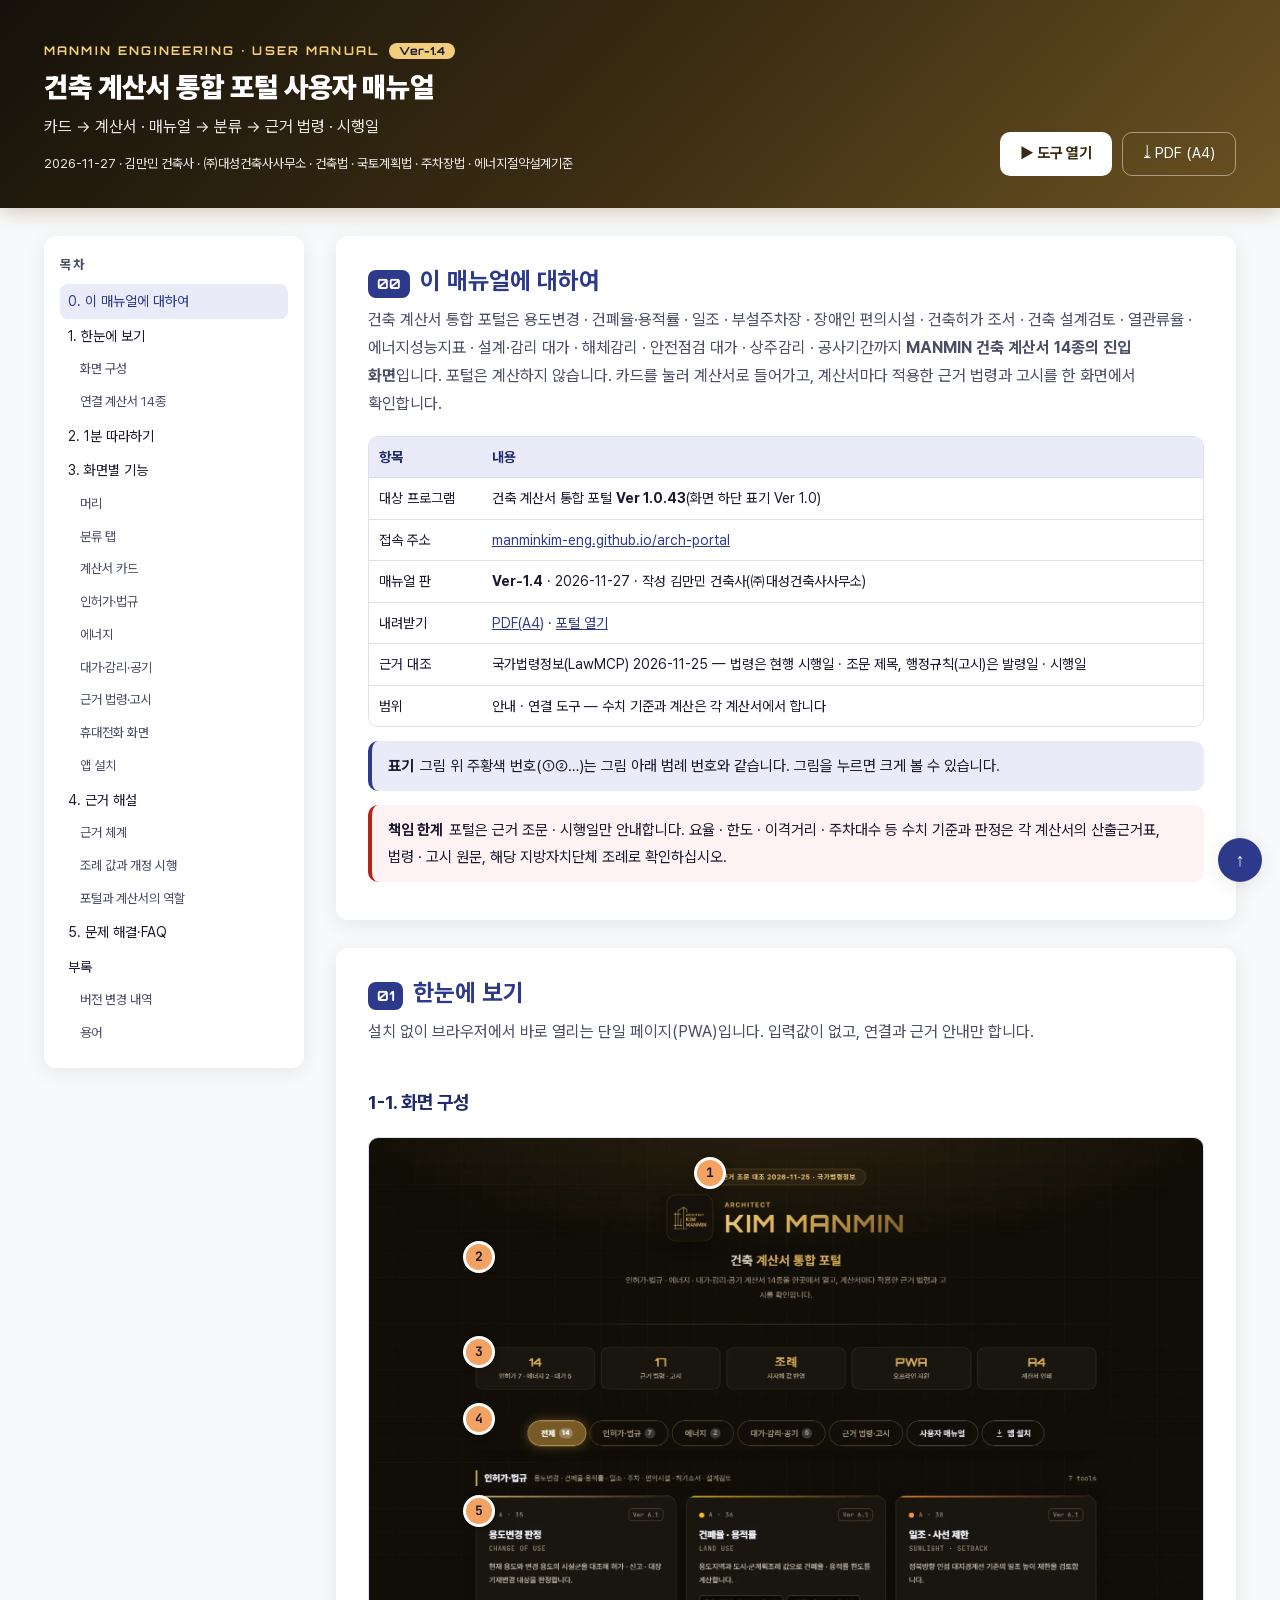
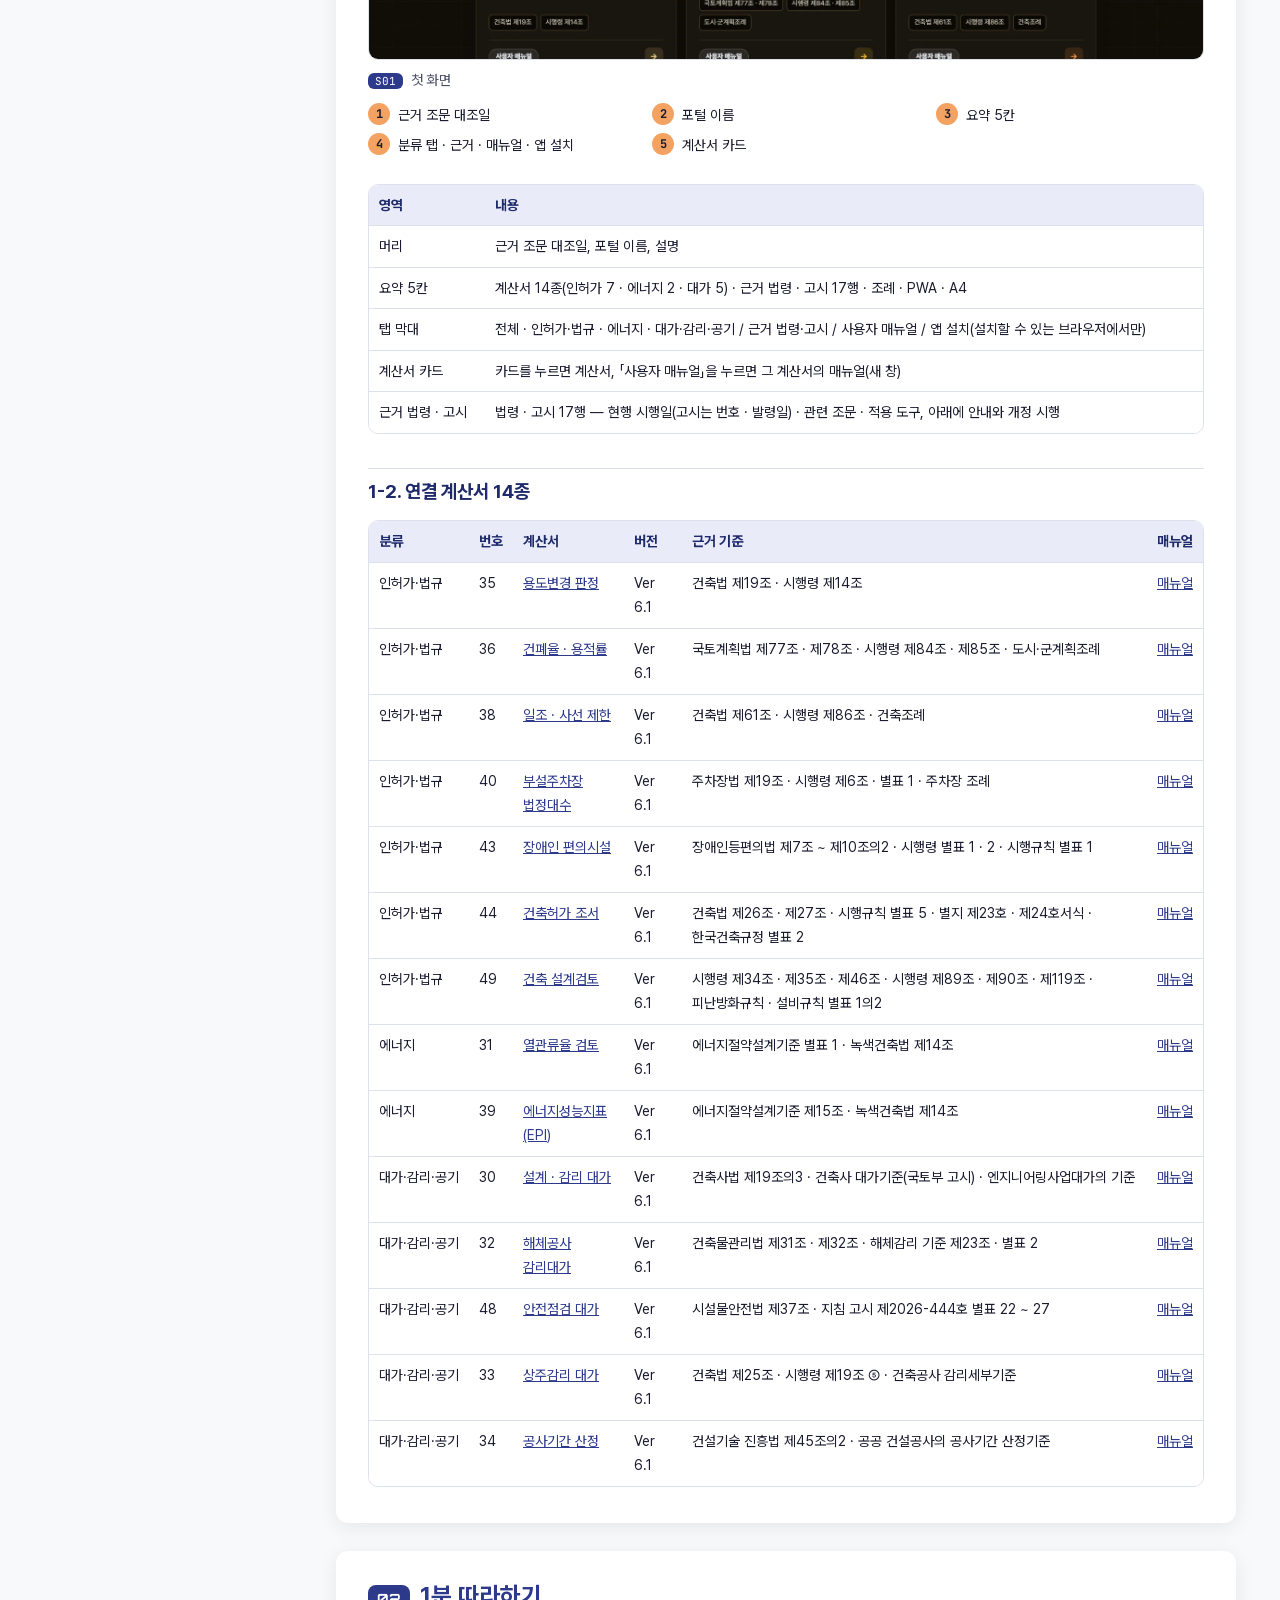
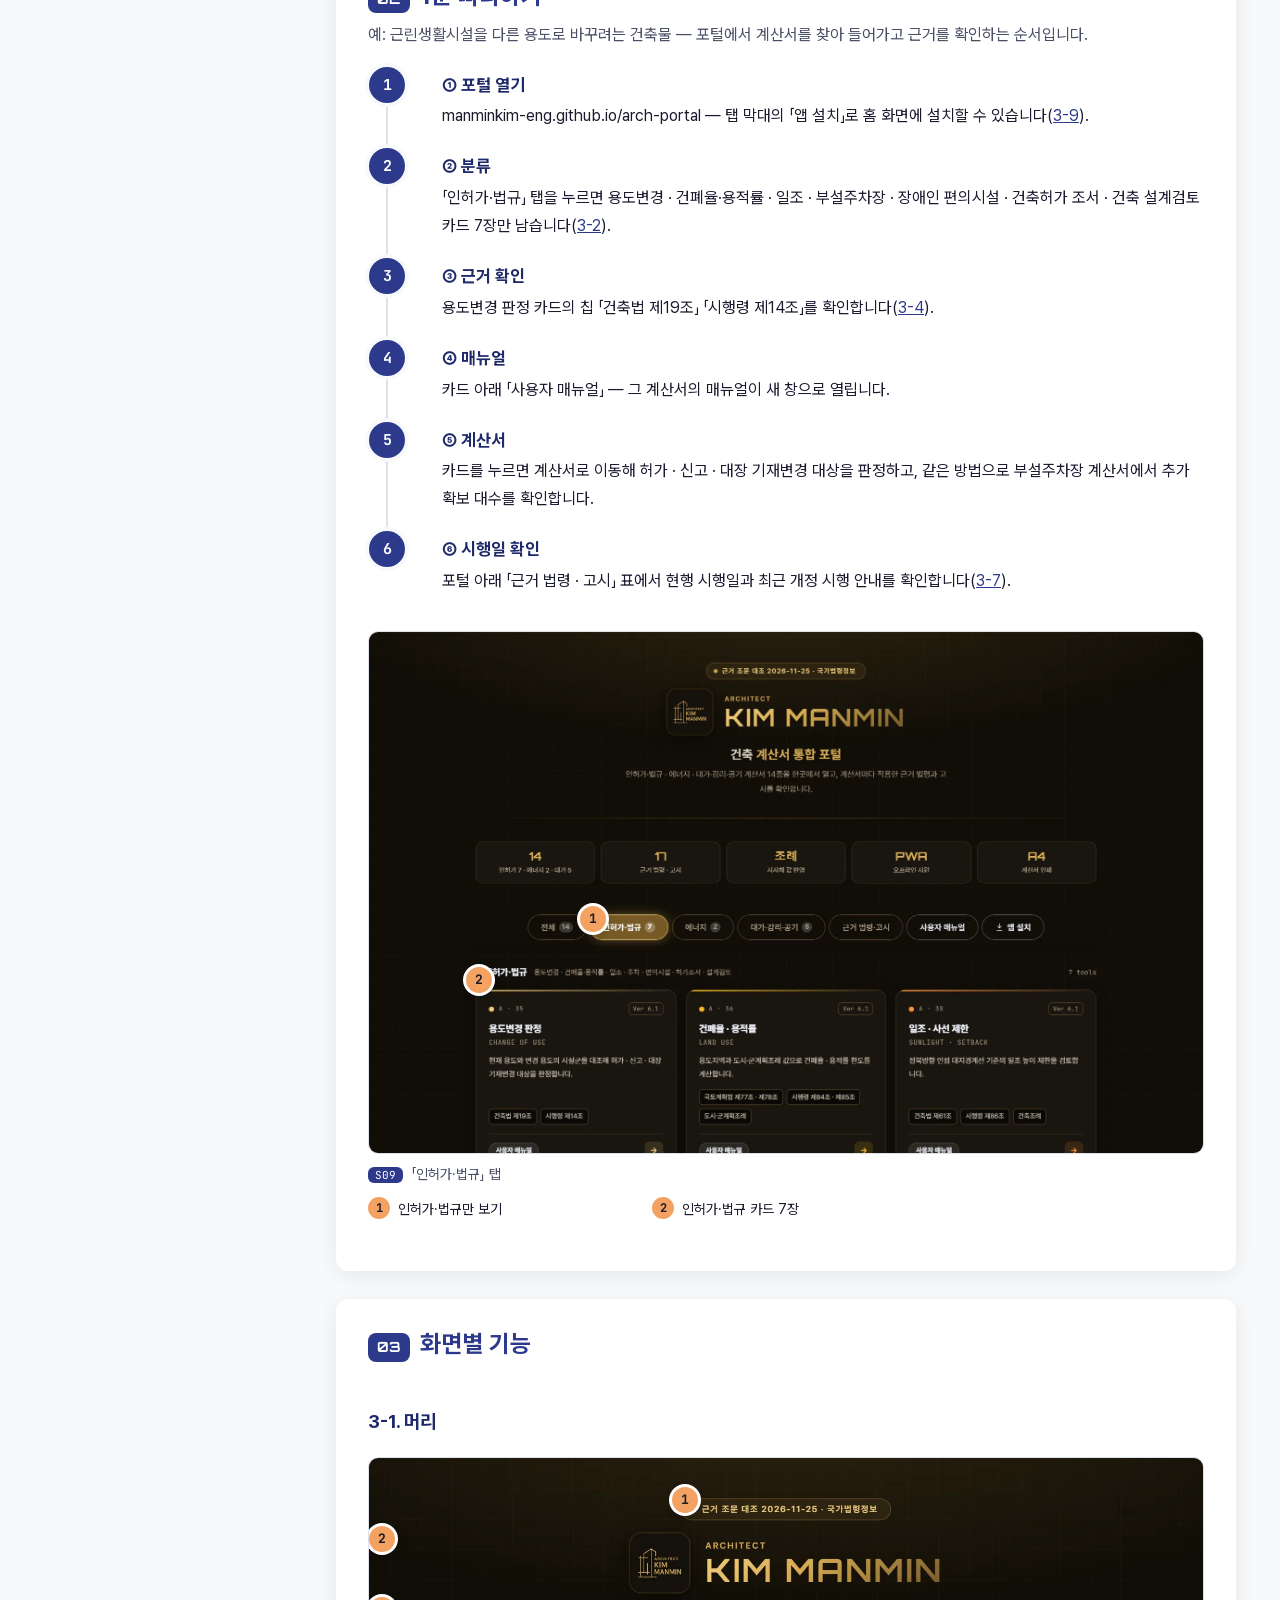
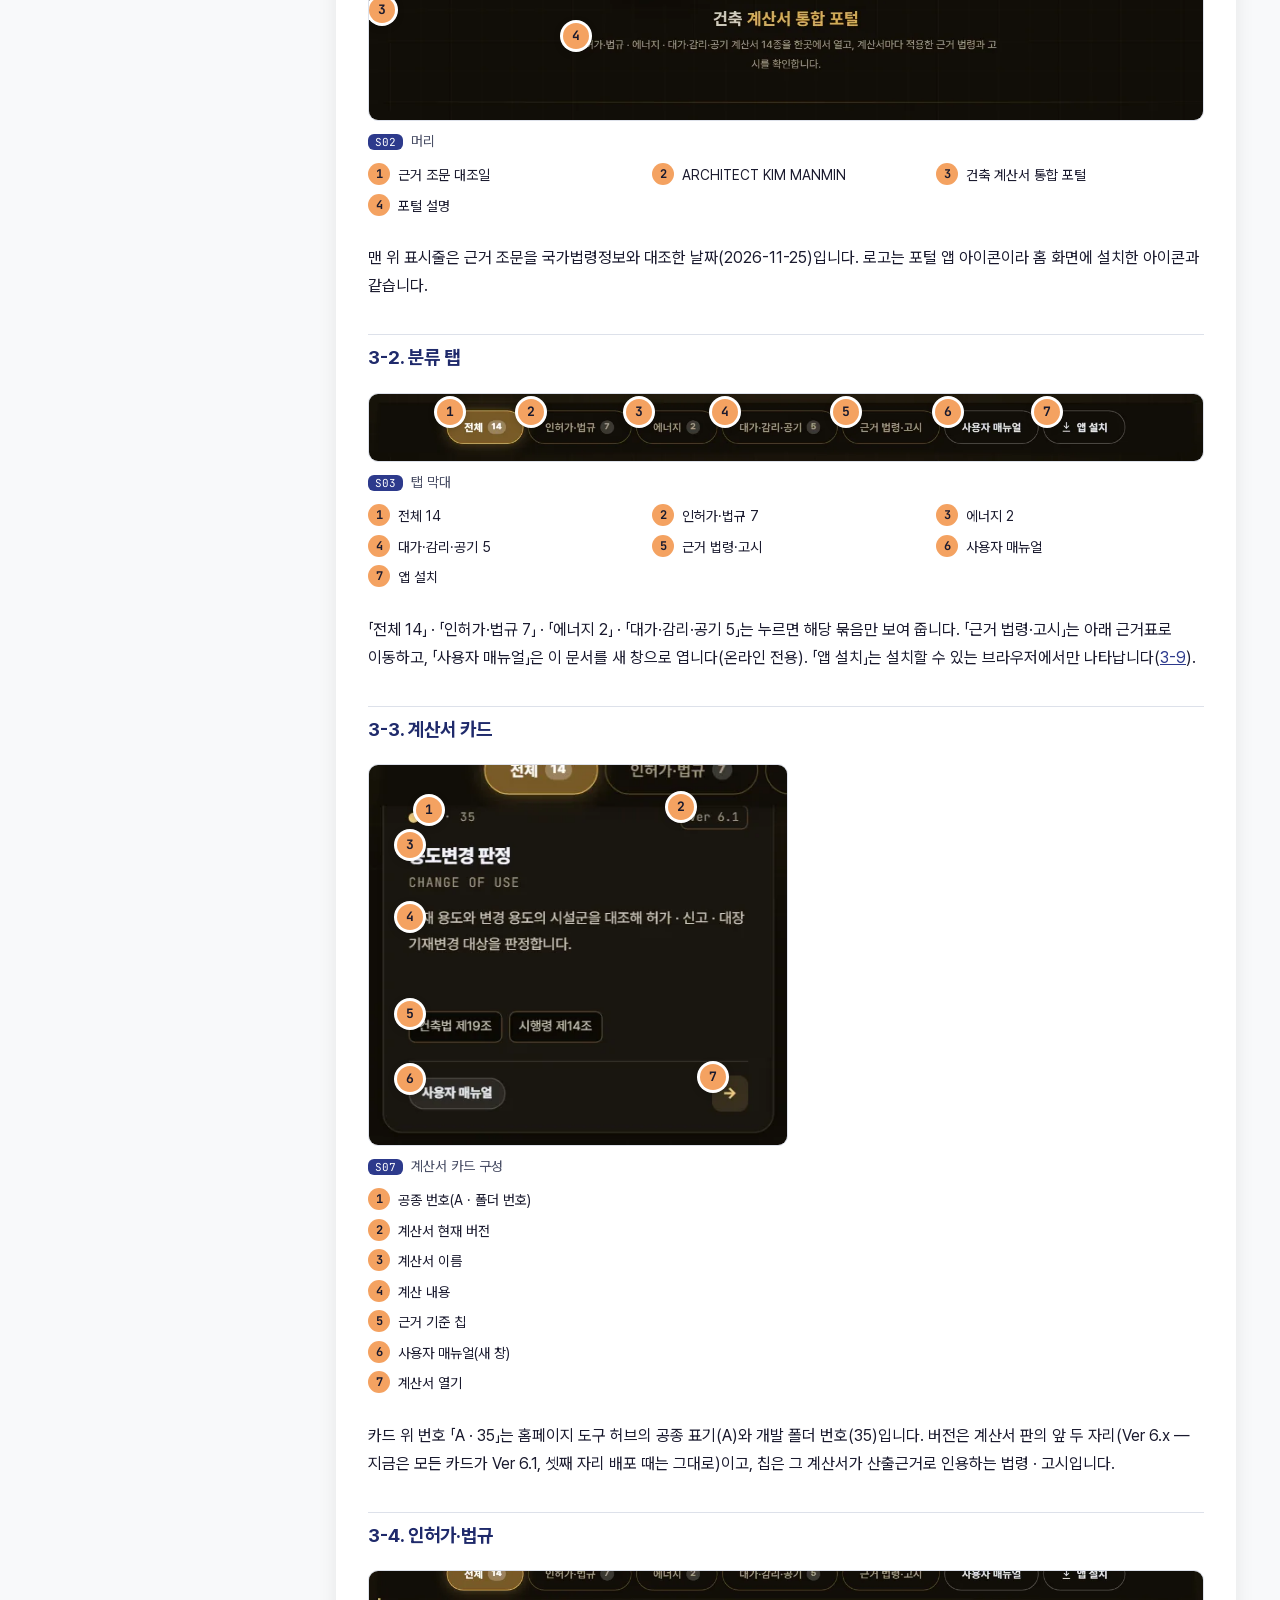
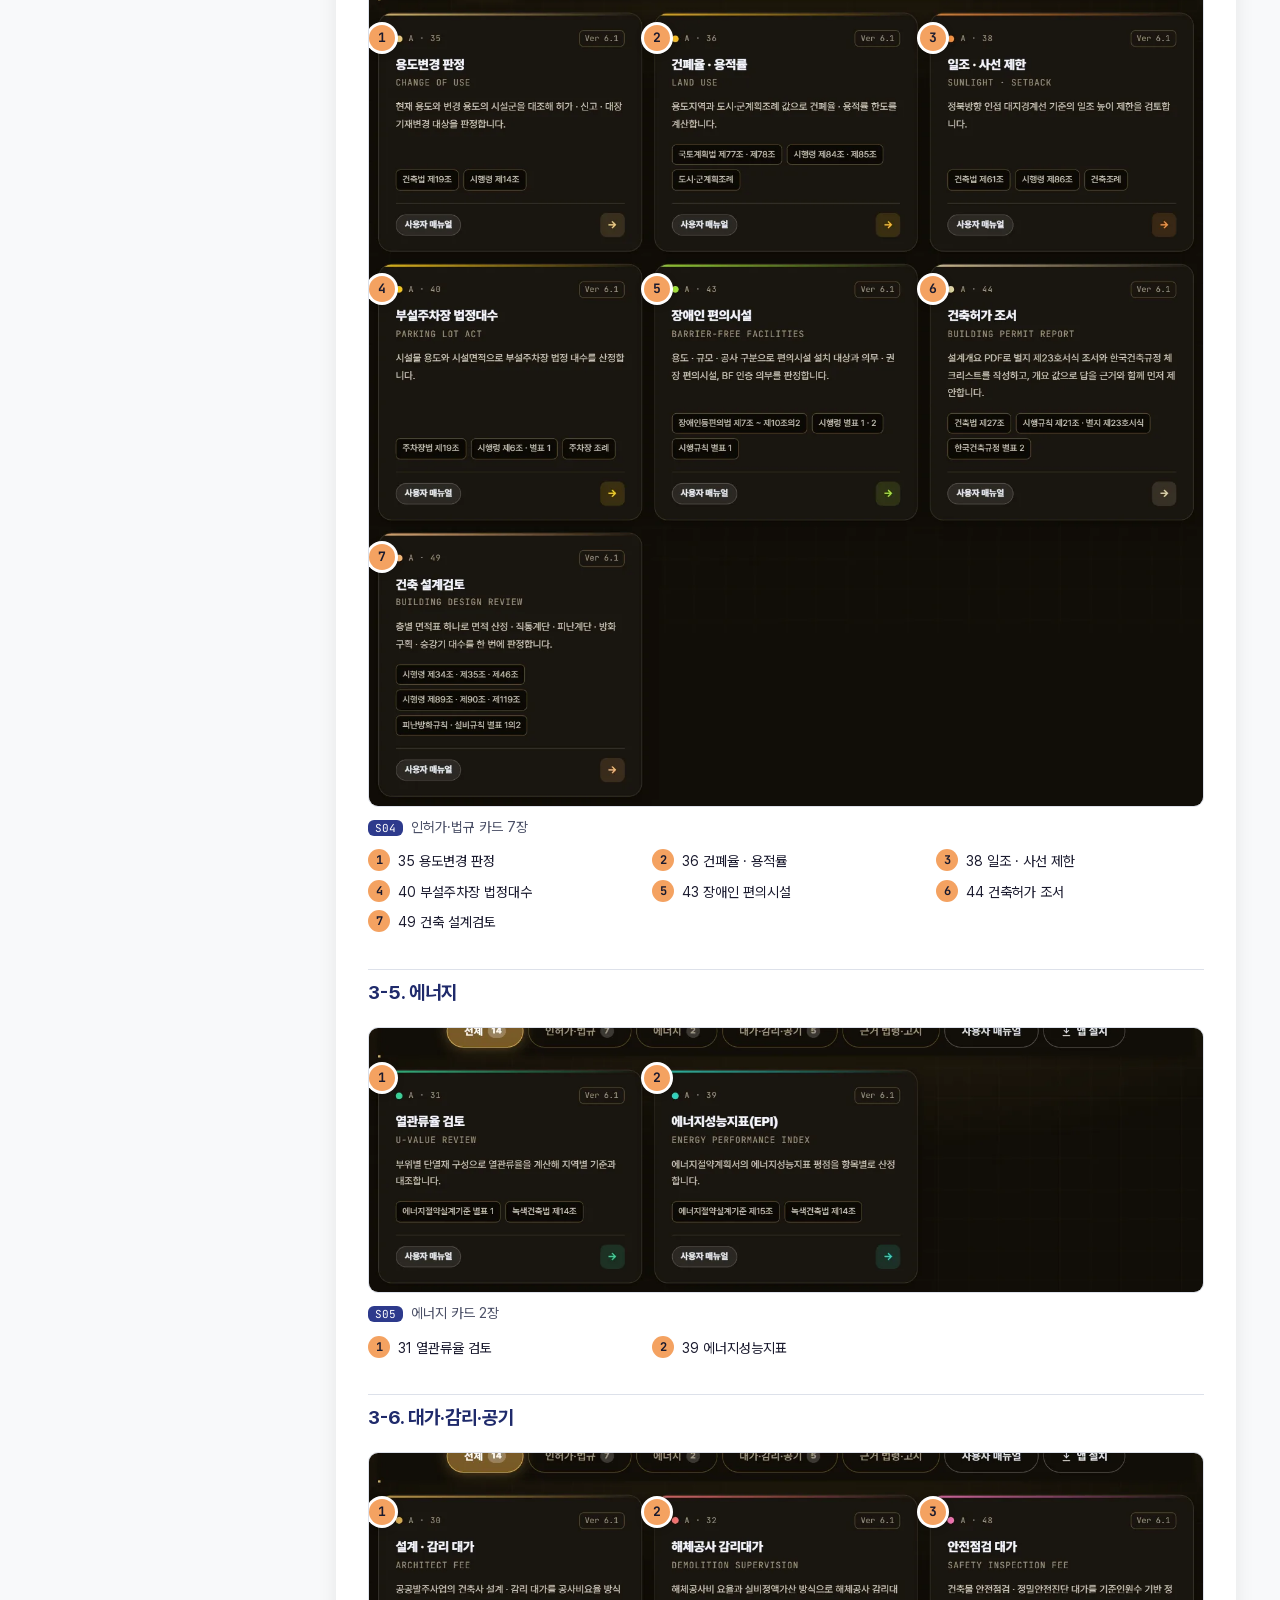
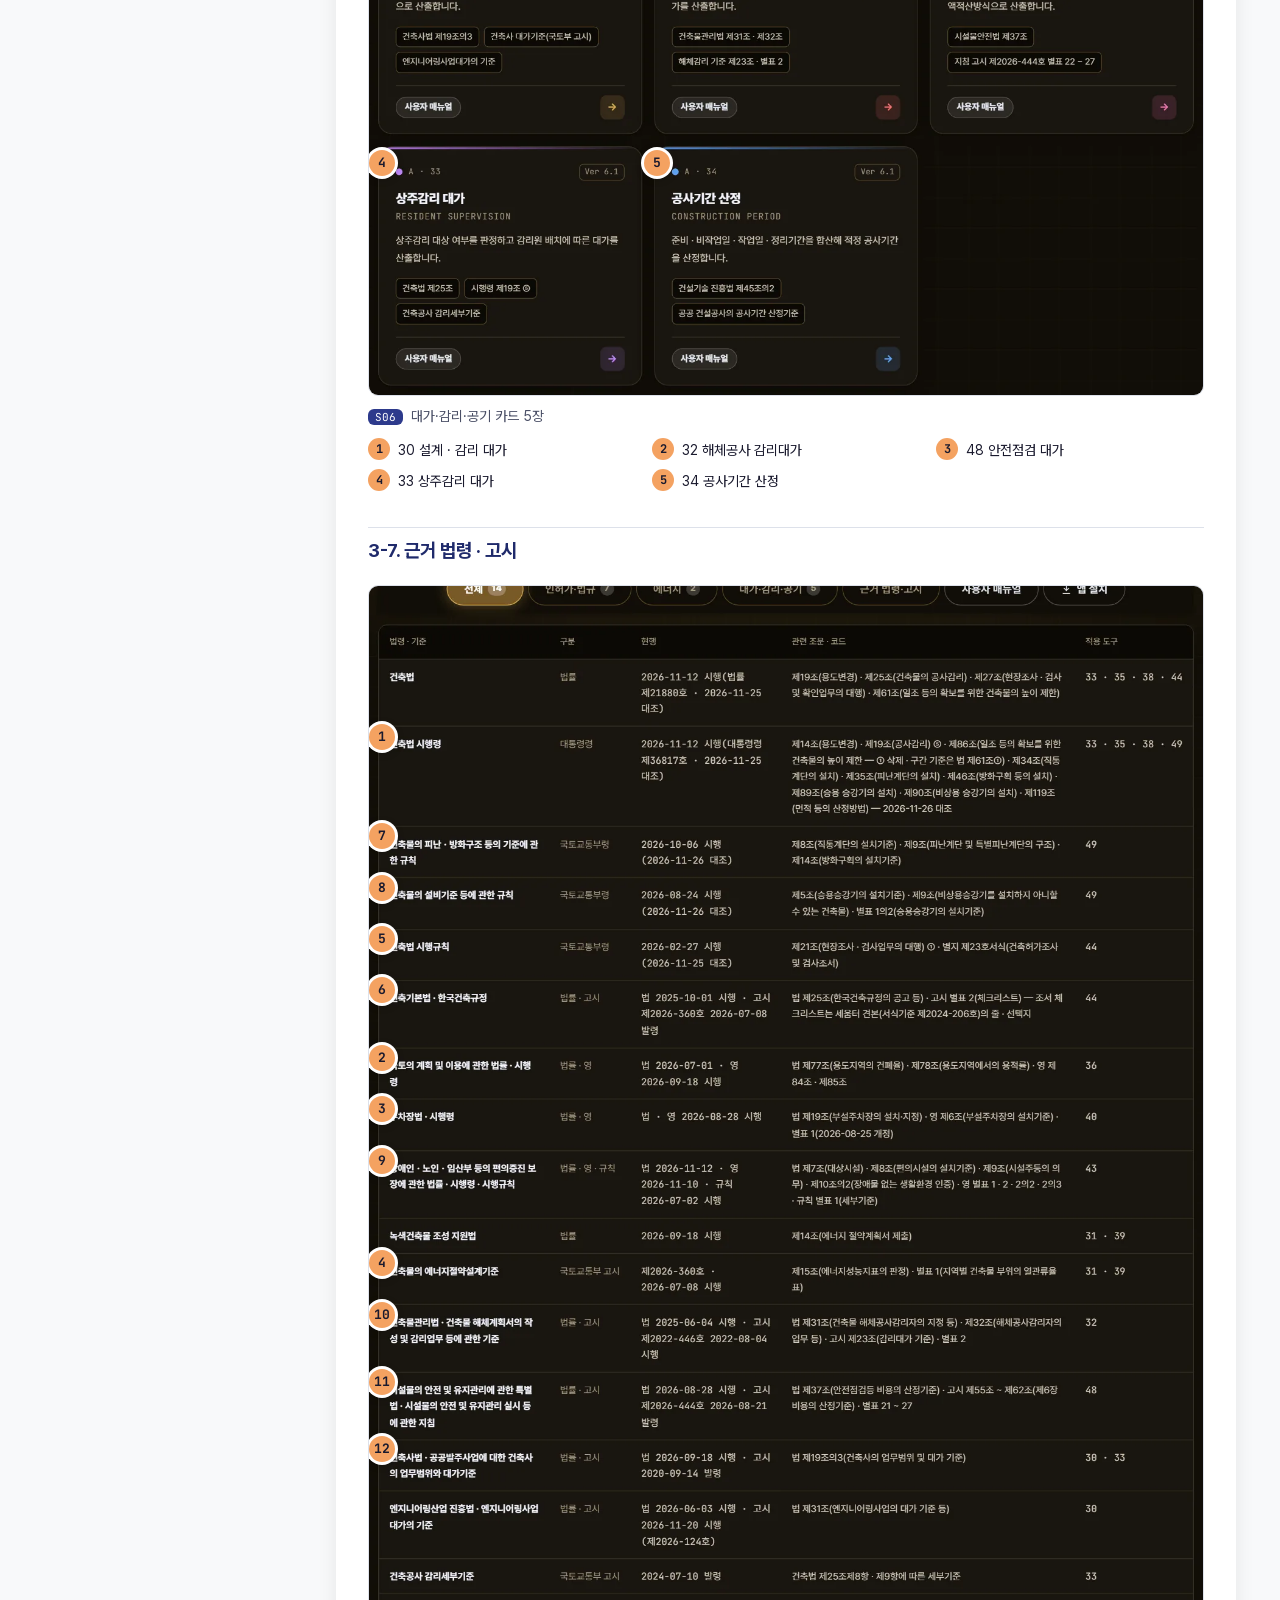
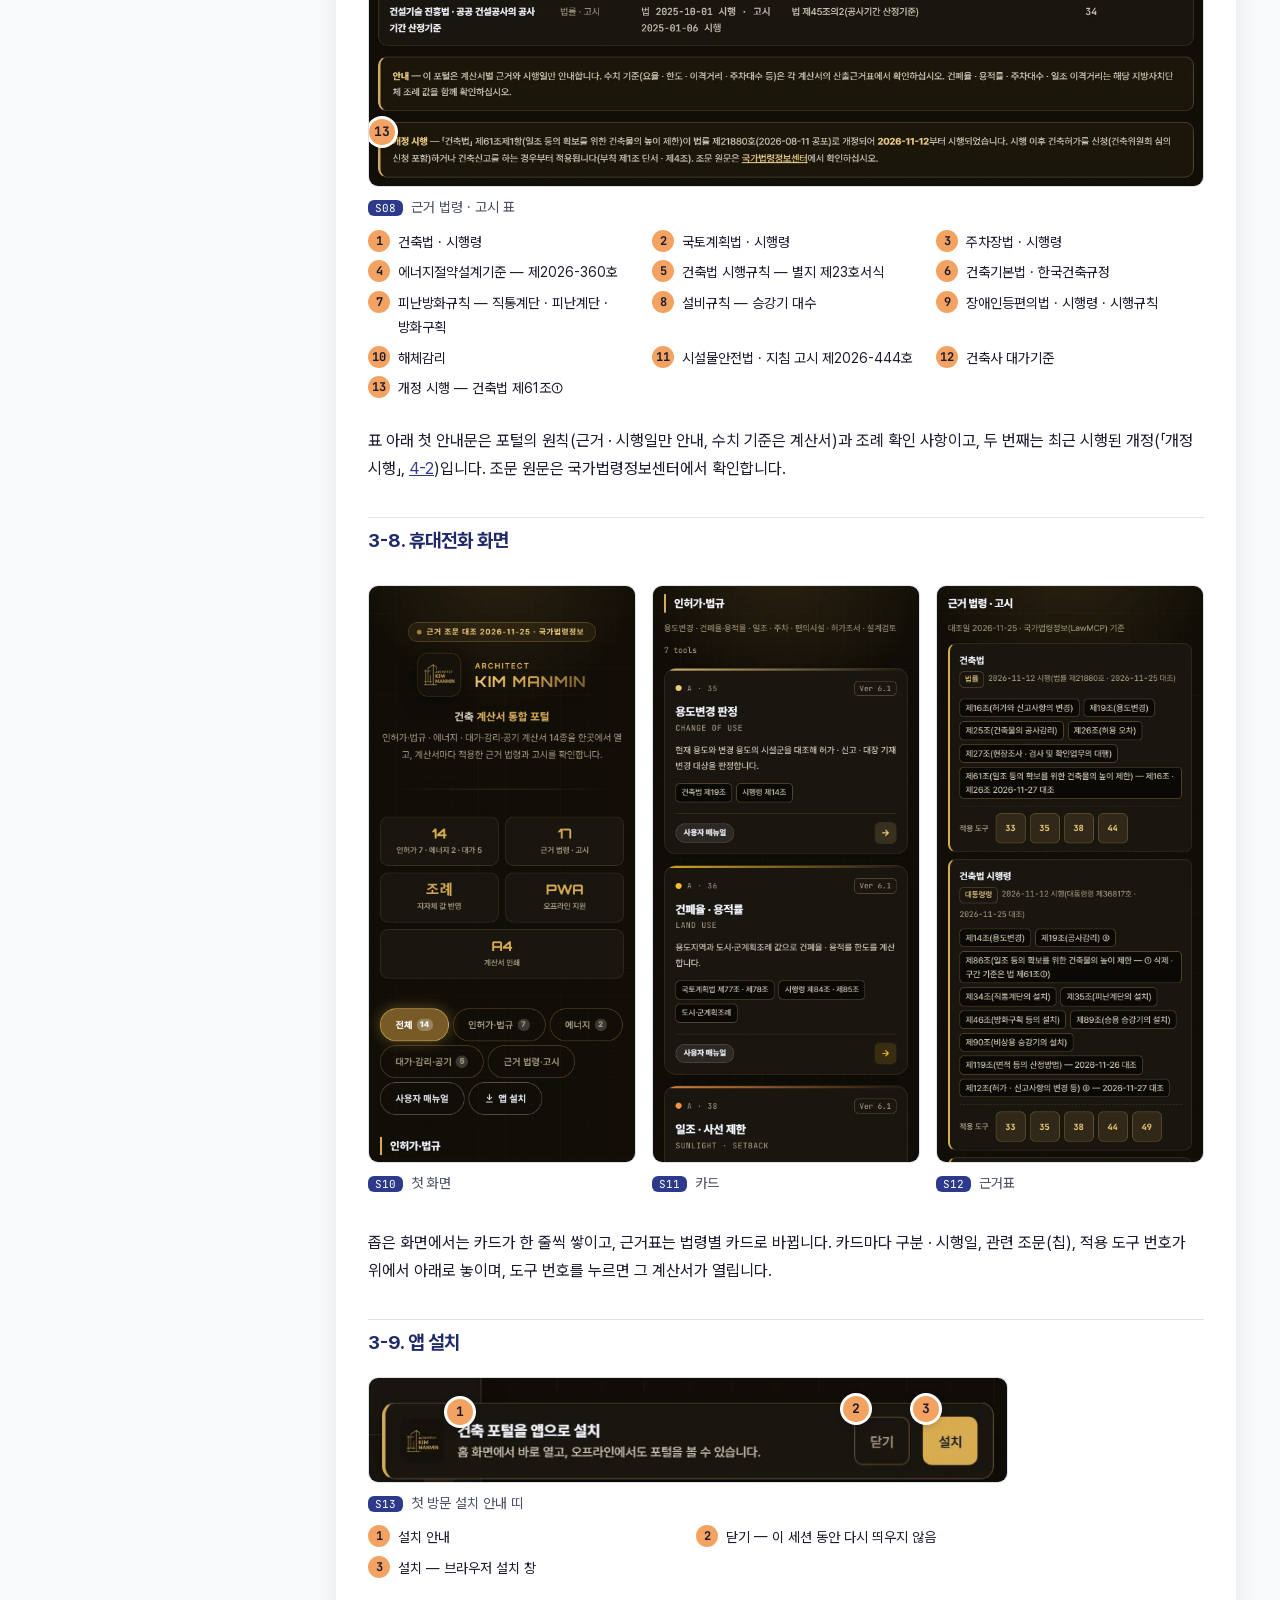
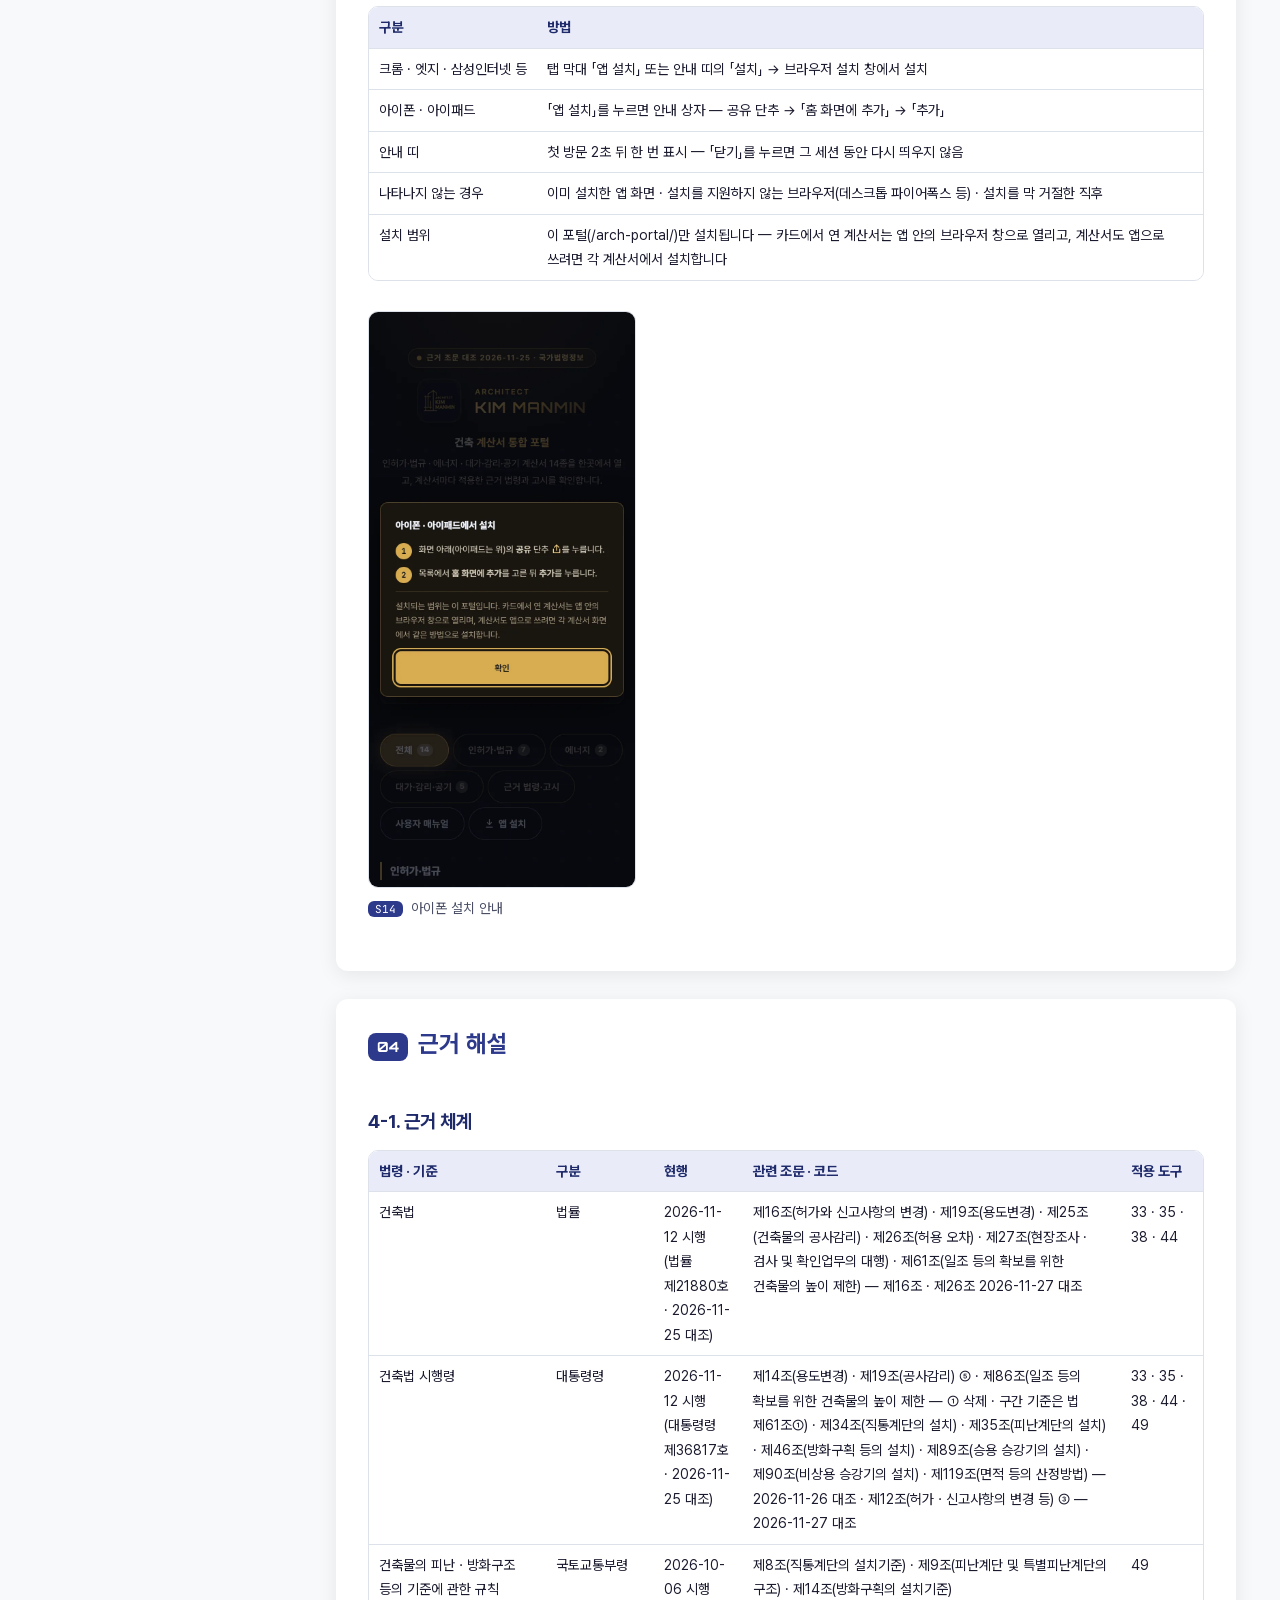
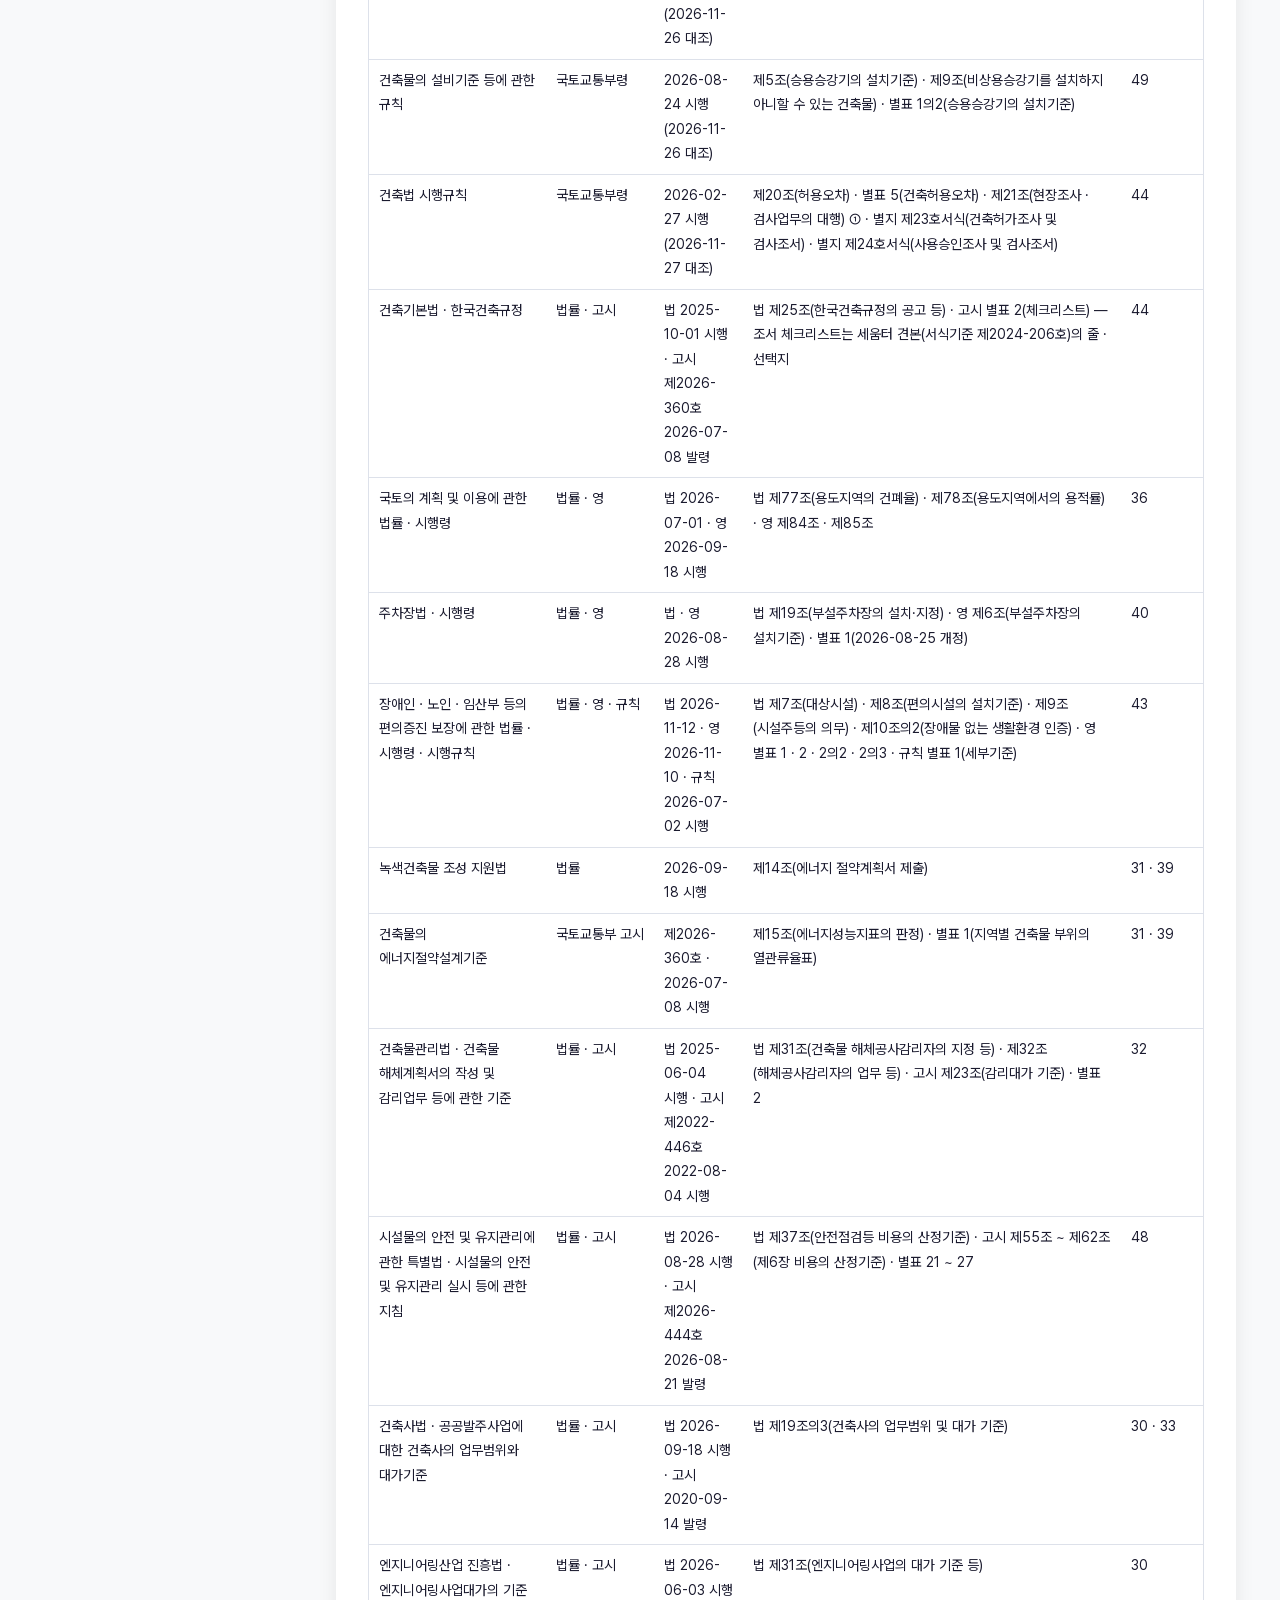
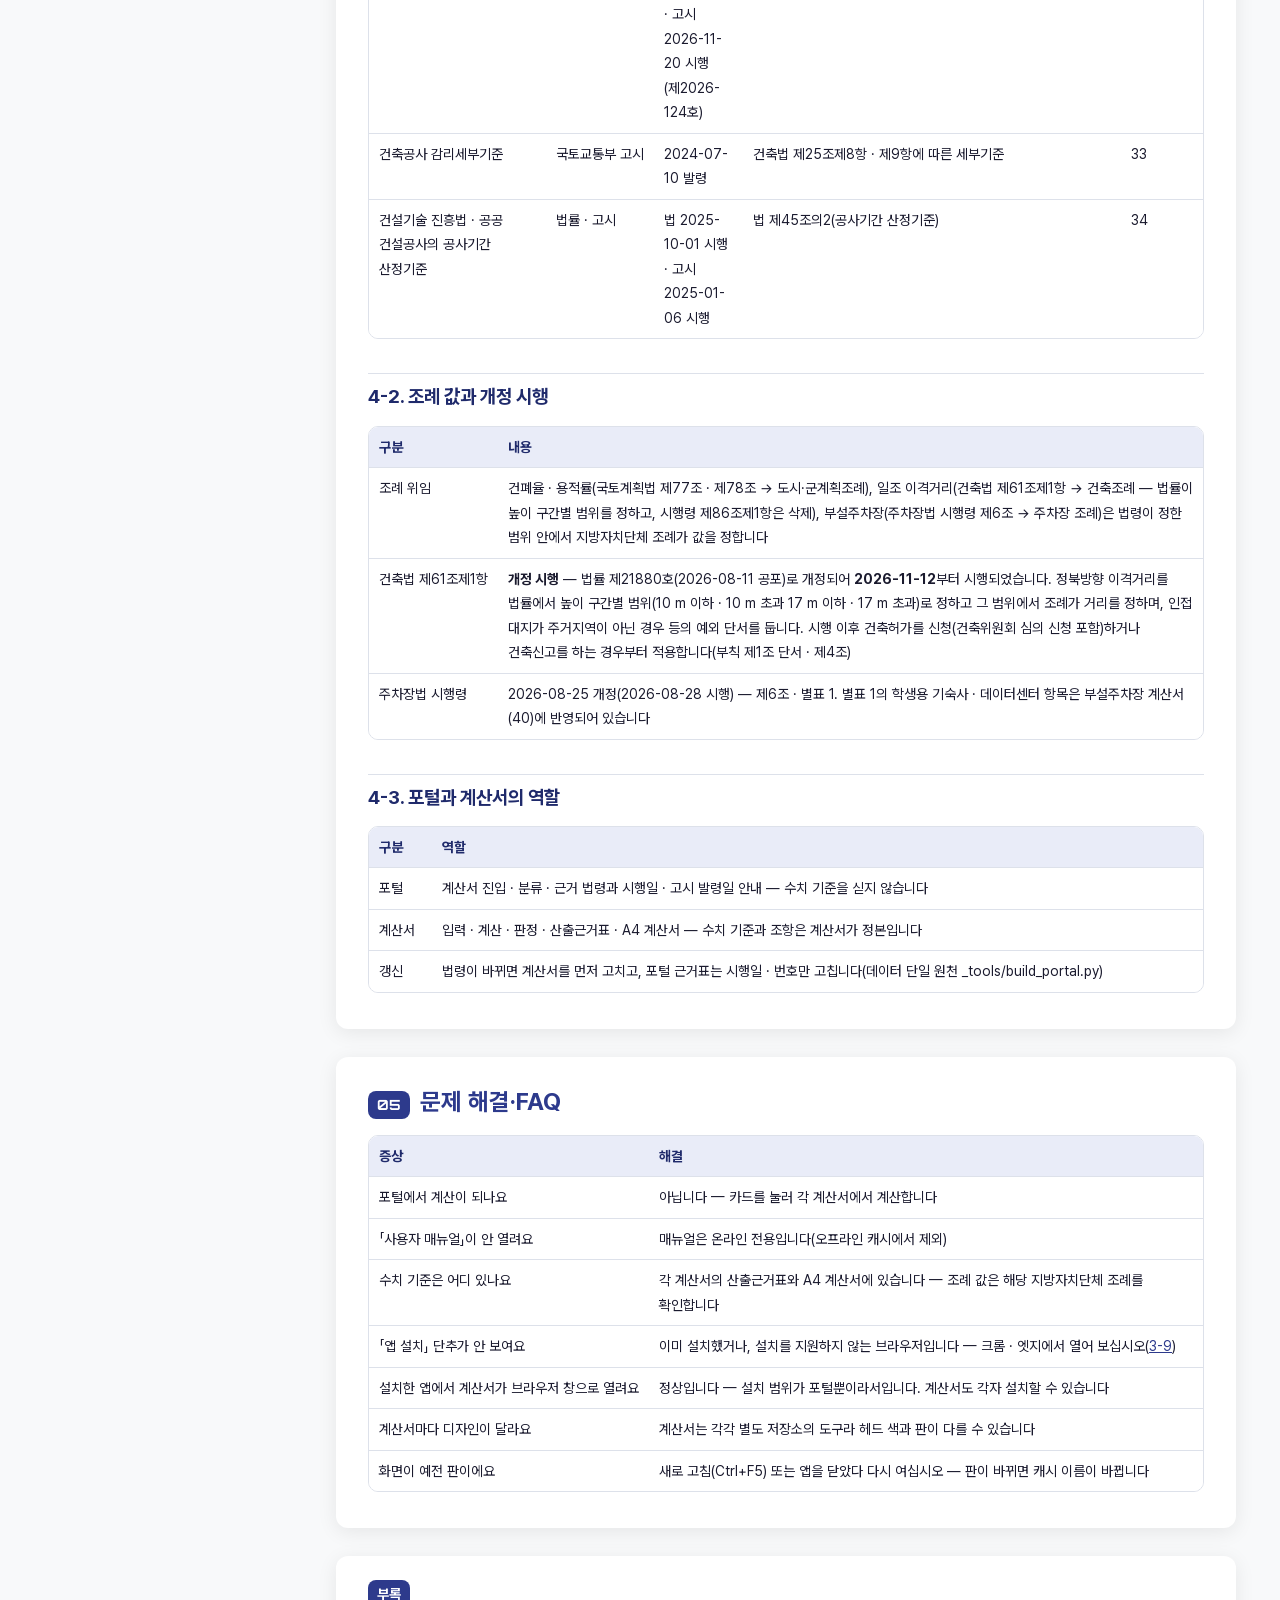
<file: manual/index.html>
<!doctype html>
<html lang="ko"><head>
<meta charset="utf-8"><meta name="viewport" content="width=device-width,initial-scale=1">
<title>건축 계산서 통합 포털 사용자 매뉴얼 Ver-1.4 · MANMIN</title>
<meta name="description" content="건축 계산서 통합 포털 사용자 매뉴얼 — 연결 계산서 14종, 근거 법령 · 고시 안내">
<meta name="author" content="김만민 건축사 · ㈜대성건축사사무소">
<meta name="theme-color" content="#3a2c12"><meta name="color-scheme" content="light dark">
<link rel="stylesheet" href="./assets/fonts/manmin-fonts.css">
<style>:root{--mh-a:#15110a;--mh-b:#3a2c12;--mh-c:#6b5222;--mh-accent:#f1cd7c;--mh-shadow:rgba(120,90,40,.35);--mh-btn-ink:#3a2c12;--mh-veil:0;--mh-bp:50%}

:root{
  --navy:#2D3A8C;--navy-d:#1F2A6B;--navy-l:#E9ECF8;--accent:#F4A261;--accent-d:#C97A3A;--accent-l:#FDF1E7;
  --bg:#F8F9FA;--card:#FFFFFF;--text:#1A1A2E;--text2:#4A4F66;--line:#DDE1EA;--ok:#0F766E;--ng:#B42318;
  --r:12px;--pad:24px;--shadow:0 4px 20px rgba(0,0,0,.08);
}
*{box-sizing:border-box}
html{scroll-behavior:smooth;-webkit-text-size-adjust:100%}
body{margin:0;background:var(--bg);color:var(--text);font-family:var(--font-sans);font-size:16px;line-height:1.75;word-break:keep-all;overflow-wrap:anywhere}
a{color:var(--navy)}a:hover{color:var(--accent-d)}
code,kbd,.mono{font-family:var(--font-mono);font-size:.9em}
code{background:var(--navy-l);color:var(--navy-d);padding:1px 6px;border-radius:5px}
kbd{border:1px solid var(--line);border-bottom-width:2px;border-radius:5px;padding:0 6px;background:#fff}
/* 상단 */
.top{position:relative;background:linear-gradient(135deg,var(--mh-a),var(--mh-b) var(--mh-bp),var(--mh-c));color:#fff;box-shadow:0 2px 20px var(--mh-shadow)}
.top::before{content:"";position:absolute;inset:0;background:rgba(0,0,0,var(--mh-veil));pointer-events:none}
.top-in{position:relative;max-width:1240px;margin:0 auto;display:flex;justify-content:space-between;align-items:flex-end;gap:32px;flex-wrap:wrap;padding:40px 24px 32px}
.eyebrow{font-family:var(--font-brand);font-weight:700;font-size:12px;letter-spacing:.18em;color:var(--mh-accent)}
.top h1{font-size:28px;font-weight:900;margin:8px 0 6px;line-height:1.35}
.top .sub{opacity:.9;margin:0}
.mh-main{flex:1 1 640px;min-width:0}
.mh-eb{display:flex;align-items:center;gap:10px;flex-wrap:wrap}
.mh-ver{font:700 11px var(--font-brand);background:var(--mh-accent);color:#1A1A2E;border-radius:999px;padding:1px 10px}
.mh-meta{margin:12px 0 0;font-size:13px;color:rgba(255,255,255,.9)}
.mh-act{display:flex;gap:10px;flex-wrap:wrap}
.mh-btn{display:inline-flex;align-items:center;justify-content:center;gap:8px;min-height:44px;padding:0 20px;border-radius:10px;font-size:15px;text-decoration:none}
.mh-btn.pri{background:#fff;color:var(--mh-btn-ink);font-weight:700}
.mh-btn.sec{border:1px solid rgba(255,255,255,.45);color:#fff}
.mh-btn.pri:hover{background:var(--mh-accent);color:#1A1A2E}.mh-btn.sec:hover{background:rgba(255,255,255,.12);color:#fff}
.mh-btn:focus-visible{outline:3px solid var(--mh-accent);outline-offset:2px}
.mh-prog{position:fixed;top:0;left:0;right:0;height:3px;z-index:50;pointer-events:none}
.mh-prog i{display:block;height:100%;width:0;background:var(--mh-accent)}
.toc-sum{display:none}
/* 레이아웃 */
.wrap{max-width:1240px;margin:0 auto;padding:28px 24px 80px;display:grid;grid-template-columns:260px minmax(0,1fr);gap:32px}
nav.toc{position:sticky;top:16px;align-self:start;max-height:calc(100vh - 32px);overflow:auto;background:var(--card);border-radius:var(--r);box-shadow:var(--shadow);padding:18px 16px;font-size:14px}
nav.toc h2{font-size:13px;letter-spacing:.12em;color:var(--text2);margin:0 0 8px}
nav.toc ol{list-style:none;margin:0;padding:0}
nav.toc li a{display:block;padding:5px 8px;border-radius:8px;text-decoration:none;color:var(--text)}
nav.toc li a:hover,nav.toc li a.on{background:var(--navy-l);color:var(--navy)}
nav.toc li.sub a{padding-left:20px;font-size:13px;color:var(--text2)}
main{min-width:0}
section.ch{background:var(--card);border-radius:var(--r);box-shadow:var(--shadow);padding:var(--pad) calc(var(--pad) + 8px);margin-bottom:28px}
section.ch>h2{font-size:24px;font-weight:700;color:var(--navy);margin:0 0 4px;display:flex;align-items:baseline;gap:10px}
section.ch>h2 .n{font-family:var(--font-brand);font-weight:700;font-size:14px;color:#fff;background:var(--navy);border-radius:8px;padding:2px 9px}
section.ch>.lead{color:var(--text2);margin:0 0 18px}
h3{font-size:19px;color:var(--navy-d);margin:34px 0 10px;padding-top:6px;border-top:1px solid var(--line)}
h3:first-of-type{border-top:0}
h4{font-size:16px;margin:22px 0 8px}
p{margin:8px 0}
ul,ol{padding-left:22px}
.note,.tip,.warn{border-radius:10px;padding:12px 16px;margin:14px 0;font-size:15px}
.note{background:var(--navy-l);border-left:4px solid var(--navy)}
.tip{background:var(--accent-l);border-left:4px solid var(--accent)}
.warn{background:#FEF3F2;border-left:4px solid var(--ng)}
.note b:first-child,.tip b:first-child,.warn b:first-child{margin-right:6px}
/* 표 */
.tbl{overflow-x:auto;margin:12px 0;border:1px solid var(--line);border-radius:10px}
table{border-collapse:collapse;width:100%;font-size:14px;background:#fff}
th,td{border-bottom:1px solid var(--line);padding:8px 10px;text-align:left;vertical-align:top}
th{background:var(--navy-l);color:var(--navy-d);font-weight:700;white-space:nowrap}
tr:last-child td{border-bottom:0}
td.num,th.num{text-align:right;font-family:var(--font-mono);white-space:nowrap}
.ok{color:var(--ok);font-weight:700}.ng{color:var(--ng);font-weight:700}
/* 그림 */
figure.shot{margin:18px 0 26px}
figure.shot .frame{position:relative;border:1px solid var(--line);border-radius:10px;overflow:hidden;background:#fff;cursor:zoom-in}
figure.shot img{display:block;width:100%;height:auto}
figure.narrow{max-width:420px}
.pin{position:absolute;transform:translate(-50%,-50%);width:26px;height:26px;border-radius:50%;background:var(--accent);color:#1A1A2E;font:700 13px/26px var(--font-mono);text-align:center;box-shadow:0 0 0 3px #fff,0 2px 8px rgba(0,0,0,.35);pointer-events:none}
figcaption{font-size:14px;color:var(--text2);margin-top:8px}
.fno{font-family:var(--font-mono);font-size:11px;background:var(--navy);color:#fff;border-radius:6px;padding:1px 7px;margin-right:8px}
ol.legend{list-style:none;padding:0;margin:10px 0 0;display:grid;grid-template-columns:repeat(auto-fill,minmax(260px,1fr));gap:6px 16px;font-size:14px}
ol.legend li{display:flex;gap:8px;align-items:flex-start}
ol.legend b{flex:0 0 22px;height:22px;border-radius:50%;background:var(--accent);font:700 12px/22px var(--font-mono);text-align:center}
.pair{display:grid;grid-template-columns:1fr 1fr;gap:20px;align-items:start}
/* 단계 */
.steps{counter-reset:st;list-style:none;padding:0;margin:16px 0}
.steps>li{counter-increment:st;position:relative;padding:4px 0 18px 54px;border-left:2px solid var(--line);margin-left:18px}
.steps>li:last-child{border-left-color:transparent}
.steps>li::before{content:counter(st);position:absolute;left:-19px;top:0;width:36px;height:36px;border-radius:50%;background:var(--navy);color:#fff;font:700 15px/36px var(--font-mono);text-align:center;box-shadow:0 0 0 4px var(--bg)}
.steps>li>b.t{display:block;font-size:17px;color:var(--navy-d);margin-bottom:2px}
/* 수식 */
.eq{font-family:var(--font-mono);background:#0F1630;color:#E8ECFF;border-radius:10px;padding:14px 18px;margin:12px 0;overflow-x:auto;font-size:14px;line-height:1.9;white-space:pre}
.eq .c{color:#9AA6D6}
.svgbox{background:#fff;border:1px solid var(--line);border-radius:10px;padding:12px;margin:14px 0;overflow-x:auto}
.svgbox svg{display:block;width:100%;min-width:640px;height:auto}
.cards{display:grid;grid-template-columns:repeat(auto-fill,minmax(220px,1fr));gap:14px;margin:14px 0}
.card{border:1px solid var(--line);border-radius:var(--r);padding:16px;background:#fff}
.card h5{margin:0 0 4px;font-size:15px;color:var(--navy)}
.card p{margin:0;font-size:14px;color:var(--text2)}
footer.foot{max-width:1240px;margin:0 auto;padding:0 24px 40px;color:var(--text2);font-size:13px}
/* 라이트박스 */
#lb{position:fixed;inset:0;background:rgba(10,14,30,.88);display:none;align-items:center;justify-content:center;z-index:99;cursor:zoom-out;padding:16px}
#lb.open{display:flex}#lb img{max-width:100%;max-height:100%;border-radius:8px;background:#fff}
.totop{position:fixed;right:18px;bottom:18px;width:44px;height:44px;border-radius:50%;background:var(--navy);color:#fff;border:0;font-size:18px;box-shadow:var(--shadow);cursor:pointer}
/* 반응형 5단계 */
@media (max-width:1240px){.wrap{grid-template-columns:230px minmax(0,1fr);gap:24px}}
@media (max-width:1024px){.wrap{grid-template-columns:1fr}nav.toc{position:static;max-height:none}nav.toc ol{columns:2}}
@media (max-width:760px){.pair{grid-template-columns:1fr}section.ch{padding:20px 18px}.top h1{font-size:24px}}
@media (max-width:640px){nav.toc ol{columns:1}body{font-size:15px}}
@media (max-width:480px){.wrap,.top-in{padding-left:16px;padding-right:16px}.pin{width:22px;height:22px;font-size:11px;line-height:22px}}
@media (max-width:400px){section.ch>h2{font-size:20px}}
/* v-mh1 D4 접이식 목차 · D9 터치 44px (≤1024px) */
@media (max-width:1024px){
  nav.toc{padding:0 16px}
  nav.toc .toc-sum{display:flex;align-items:center;justify-content:space-between;min-height:48px;font-weight:700;font-size:14px;color:var(--navy);cursor:pointer;list-style:none}
  nav.toc .toc-sum::-webkit-details-marker{display:none}
  nav.toc details:not([open]) ol,nav.toc details:not([open]) h2{display:none}
  nav.toc details[open]{padding-bottom:12px}
  nav.toc li a{display:flex;align-items:center;min-height:44px;padding:0 8px}
}
/* v-mh1 D5 좁은 화면 헤드 */
@media (max-width:640px){
  .top-in{padding:28px 16px 24px;gap:16px}.top h1{font-size:22px}.top .sub{font-size:13px}.mh-meta{font-size:12px}
  .mh-act{display:grid;grid-template-columns:repeat(2,minmax(0,1fr));width:100%}.mh-btn{padding:0 8px;font-size:14px}
}
@media (max-width:480px){.eyebrow{letter-spacing:.04em}.mh-eb{gap:8px}}
@media (prefers-reduced-motion:reduce){html{scroll-behavior:auto}}
/* A4 인쇄 */
@page{size:A4;margin:14mm 12mm 14mm}
@media print{
  *{-webkit-print-color-adjust:exact;print-color-adjust:exact}
  body{background:#fff;font-size:10.5pt}
  nav.toc,.totop,#lb{display:none!important}
  .wrap{display:block;padding:0}
  section.ch{box-shadow:none;padding:0 0 8mm;margin:0;break-before:page}
  main{padding-bottom:8mm}
  section.ch:first-of-type{break-before:auto}
  figure.shot,.tbl,.eq,.svgbox,.note,.tip,.warn,.steps>li{break-inside:avoid}
  h3,h4{break-after:avoid}
  .top{border-radius:0;box-shadow:none}
  .mh-prog,.mh-act{display:none!important}
  .mh-meta{color:#fff}
  .pfoot{position:fixed;bottom:0;left:0;right:0;height:6mm;background:#fff;font-size:8pt;color:#666;border-top:1px solid #ccc;padding-top:1.5mm;display:flex;justify-content:space-between}
}
.pfoot{display:none}
@media print{.pfoot{display:flex}}
/* ── 좁은 화면 대응(r1 · 2026-10-12) : 화면 전용 — 인쇄·PDF에는 영향 없음 ── */
@media screen and (max-width:640px){
  .k1 td:first-child,.k1 th:first-child{white-space:normal}
  /* 글 표(숫자 칸 없는 표) → 행마다 카드로 쌓기 */
  .tbl.stack{border:0;border-radius:0;overflow:visible}
  .tbl.stack table,.tbl.stack tbody,.tbl.stack tr,.tbl.stack td{display:block;width:auto}
  .tbl.stack thead{position:absolute;width:1px;height:1px;overflow:hidden;clip:rect(0 0 0 0)}
  .tbl.stack table{background:transparent}
  .tbl.stack tr{border:1px solid var(--line);border-radius:10px;background:#fff;margin:0 0 10px;overflow:hidden}
  .tbl.stack td{border-bottom:1px solid var(--line);padding:8px 12px}
  .tbl.stack tr td:last-child{border-bottom:0}
  .tbl.stack td:first-child{background:var(--navy-l);color:var(--navy-d);font-weight:700}
  .tbl.stack td[data-th]:not(:first-child)::before{content:attr(data-th);display:block;font-size:12px;font-weight:700;color:var(--text2);margin-bottom:2px}
  .tbl.stack.c2 td[data-th]:not(:first-child)::before{display:none}
  .tbl.stack td:empty{display:none}
  /* 숫자 표 → 표 모양 유지, 글자·여백 축소, 넘치면 좌우로 밀기(오른쪽 그림자로 표시) */
  .tbl:not(.stack){background:linear-gradient(to right,#fff 30%,rgba(255,255,255,0)) left/40px 100% no-repeat local,linear-gradient(to left,#fff 30%,rgba(255,255,255,0)) right/40px 100% no-repeat local,radial-gradient(farthest-side at 100% 50%,rgba(26,26,46,.22),transparent) right/12px 100% no-repeat scroll,#fff}
  .tbl:not(.stack) table{font-size:13px;background:transparent}
  .tbl:not(.stack) th,.tbl:not(.stack) td{padding:7px 8px}
  /* 수식 → 줄바꿈 허용 */
  .eq{white-space:pre-wrap;word-break:keep-all;font-size:13px;line-height:1.75;padding:12px 14px}
  .eq .c{display:block;padding-left:1em}
  .svgbox{position:relative}
  .svgbox::after{content:"← 좌우로 밀어서 보기 →";display:block;text-align:center;font-size:12px;color:var(--text2);margin-top:6px;position:sticky;left:0}
  ol.legend{grid-template-columns:1fr}
  .steps>li{padding-left:34px;margin-left:14px}
}
.rev{white-space:nowrap}
@media print{.rev{display:none}}
/* v-mh1 D6 다크 모드(화면 전용 · 헤드 색 불변 · 그림과 흐름도는 흰 바탕 유지) */
@media screen and (prefers-color-scheme:dark){
  :root{--bg:#0F1420;--card:#171D2C;--text:#E6E8EF;--text2:#A9AFC3;--line:#2A3245;--navy-l:#232B45;--accent-l:#33281D;--shadow:0 4px 20px rgba(0,0,0,.35)}
  a,section.ch>h2,h3,.steps>li>b.t,.card h5,nav.toc li a.on,nav.toc .toc-sum{color:#AEB8F5}
  a:hover{color:#F4A261}
  code{background:var(--navy-l);color:#C9D0FA}
  kbd{background:var(--card);color:var(--text)}
  table,.card,nav.toc,section.ch{background:var(--card)}
  th{background:var(--navy-l);color:#C9D0FA}
  .note{border-left-color:#7F8CE0}
  .warn{background:#3A1F22}
  .ok{color:#5EEAD4}.ng{color:#FDA29B}
  figure.shot .frame,.svgbox{background:#fff;border-color:var(--line)}
  .tbl.stack tr{background:var(--card)}
  .tbl.stack td:first-child{color:#C9D0FA}
  .tbl:not(.stack){background:var(--card)}
}
@media screen and (prefers-color-scheme:dark) and (max-width:640px){
  .tbl:not(.stack){background:linear-gradient(to right,var(--card) 30%,rgba(23,29,44,0)) left/40px 100% no-repeat local,linear-gradient(to left,var(--card) 30%,rgba(23,29,44,0)) right/40px 100% no-repeat local,radial-gradient(farthest-side at 100% 50%,rgba(0,0,0,.5),transparent) right/12px 100% no-repeat scroll,var(--card)}
}
</style>
</head><body>
<div class="mh-prog" aria-hidden="true"><i></i></div>
<header class="top"><div class="top-in">
<div class="mh-main">
<div class="mh-eb"><span class="eyebrow">MANMIN ENGINEERING · USER MANUAL</span><span class="mh-ver">Ver-1.4</span></div>
<h1>건축 계산서 통합 포털 사용자 매뉴얼</h1>
<p class="sub">카드 → 계산서 · 매뉴얼 → 분류 → 근거 법령 · 시행일</p>
<p class="mh-meta">2026-11-27 · 김만민 건축사 · ㈜대성건축사사무소 · 건축법 · 국토계획법 · 주차장법 · 에너지절약설계기준</p>
</div>
<div class="mh-act"><a class="mh-btn pri" href="../index.html" aria-label="통합 포털 열기">▶ 도구 열기</a><a class="mh-btn sec" href="건축통합포털_사용자매뉴얼_Ver-1.4.pdf" download>⤓ PDF (A4)</a></div>
</div></header>
<div class="wrap"><nav class="toc" aria-label="목차"><details open><summary class="toc-sum">목차 <span aria-hidden="true">▾</span></summary><h2>목차</h2><ol><li><a href="#ch0">0. 이 매뉴얼에 대하여</a></li><li><a href="#ch1">1. 한눈에 보기</a></li><li class="sub"><a href="#s1-1">화면 구성</a></li><li class="sub"><a href="#s1-2">연결 계산서 14종</a></li><li><a href="#ch2">2. 1분 따라하기</a></li><li><a href="#ch3">3. 화면별 기능</a></li><li class="sub"><a href="#s3-1">머리</a></li><li class="sub"><a href="#s3-2">분류 탭</a></li><li class="sub"><a href="#s3-3">계산서 카드</a></li><li class="sub"><a href="#s3-4">인허가·법규</a></li><li class="sub"><a href="#s3-5">에너지</a></li><li class="sub"><a href="#s3-6">대가·감리·공기</a></li><li class="sub"><a href="#s3-7">근거 법령·고시</a></li><li class="sub"><a href="#s3-8">휴대전화 화면</a></li><li class="sub"><a href="#s3-9">앱 설치</a></li><li><a href="#ch4">4. 근거 해설</a></li><li class="sub"><a href="#s4-1">근거 체계</a></li><li class="sub"><a href="#s4-2">조례 값과 개정 시행</a></li><li class="sub"><a href="#s4-3">포털과 계산서의 역할</a></li><li><a href="#ch5">5. 문제 해결·FAQ</a></li><li><a href="#ch6">부록</a></li><li class="sub"><a href="#a1">버전 변경 내역</a></li><li class="sub"><a href="#a2">용어</a></li></ol></details></nav><main><style>
#fig-s07_card{max-width:420px}
#fig-s13_install_bar{max-width:640px}
.k1 td:first-child,.k1 th:first-child{white-space:nowrap}
.lawt td,.lawt th{word-break:keep-all}.lawt td:nth-child(2){white-space:nowrap}.lawt td:first-child{min-width:9em}
.tri{display:grid;grid-template-columns:repeat(3,1fr);gap:16px;align-items:start}
@media (max-width:760px){.tri{grid-template-columns:1fr}}
@media print{
  figure.shot{max-width:none!important}
  figure.shot .frame{width:fit-content;max-width:100%}
  figure.shot img{width:auto;height:auto;max-width:100%;max-height:118mm}
  figure.narrow img{max-height:105mm}
  #fig-s13_install_bar .frame{width:120mm!important}#fig-s13_install_bar img{width:120mm!important;max-height:none}
  .tri{grid-template-columns:repeat(3,1fr)}
  .brk .tbl{break-inside:auto}.brk tr{break-inside:avoid}.brk thead{display:table-header-group}
}
</style><section class="ch" id="ch0"><h2><span class="n">00</span>이 매뉴얼에 대하여</h2>
<p class="lead">건축 계산서 통합 포털은 용도변경 · 건폐율·용적률 · 일조 · 부설주차장 · 장애인 편의시설 · 건축허가 조서 · 건축 설계검토 · 열관류율 · 에너지성능지표 · 설계·감리 대가 · 해체감리 · 안전점검 대가 · 상주감리 · 공사기간까지 <b>MANMIN 건축 계산서 14종의 진입 화면</b>입니다. 포털은 계산하지 않습니다. 카드를 눌러 계산서로 들어가고, 계산서마다 적용한 근거 법령과 고시를 한 화면에서 확인합니다.</p>
<div class="k1"><div class="tbl"><table><thead><tr><th class="">항목</th><th class="">내용</th></tr></thead><tbody><tr><td class="">대상 프로그램</td><td class="">건축 계산서 통합 포털 <b>Ver 1.0.43</b>(화면 하단 표기 Ver 1.0)</td></tr><tr><td class="">접속 주소</td><td class=""><a href="https://manminkim-eng.github.io/arch-portal/" target="_blank" rel="noopener">manminkim-eng.github.io/arch-portal</a></td></tr><tr><td class="">매뉴얼 판</td><td class=""><b>Ver-1.4</b> · 2026-11-27 · 작성 김만민 건축사(㈜대성건축사사무소)</td></tr><tr><td class="">내려받기</td><td class=""><a href="건축통합포털_사용자매뉴얼_Ver-1.4.pdf" download>PDF(A4)</a> · <a href="../index.html">포털 열기</a></td></tr><tr><td class="">근거 대조</td><td class="">국가법령정보(LawMCP) 2026-11-25 — 법령은 현행 시행일 · 조문 제목, 행정규칙(고시)은 발령일 · 시행일</td></tr><tr><td class="">범위</td><td class="">안내 · 연결 도구 — 수치 기준과 계산은 각 계산서에서 합니다</td></tr></tbody></table></div></div>
<div class="note"><b>표기</b>그림 위 주황색 번호(①②…)는 그림 아래 범례 번호와 같습니다. 그림을 누르면 크게 볼 수 있습니다.</div>
<div class="warn"><b>책임 한계</b>포털은 근거 조문 · 시행일만 안내합니다. 요율 · 한도 · 이격거리 · 주차대수 등 수치 기준과 판정은 각 계산서의 산출근거표, 법령 · 고시 원문, 해당 지방자치단체 조례로 확인하십시오.</div>
</section>
<section class="ch" id="ch1"><h2><span class="n">01</span>한눈에 보기</h2>
<p class="lead">설치 없이 브라우저에서 바로 열리는 단일 페이지(PWA)입니다. 입력값이 없고, 연결과 근거 안내만 합니다.</p>
<h3 id="s1-1">1-1. 화면 구성</h3>
<figure class="shot" id="fig-s01_overview"><div class="frame"><img src="images/s01_overview.webp" width="1440" height="900" loading="lazy" alt="첫 화면"><span class="pin" style="left:40.84%;top:6.74%">1</span><span class="pin" style="left:13.18%;top:22.75%">2</span><span class="pin" style="left:13.18%;top:41.00%">3</span><span class="pin" style="left:13.18%;top:53.90%">4</span><span class="pin" style="left:13.18%;top:71.57%">5</span></div><figcaption><span class="fno">S01</span>첫 화면</figcaption><ol class="legend"><li><b>1</b><span>근거 조문 대조일</span></li><li><b>2</b><span>포털 이름</span></li><li><b>3</b><span>요약 5칸</span></li><li><b>4</b><span>분류 탭 · 근거 · 매뉴얼 · 앱 설치</span></li><li><b>5</b><span>계산서 카드</span></li></ol></figure>
<div class="k1"><div class="tbl"><table><thead><tr><th class="">영역</th><th class="">내용</th></tr></thead><tbody><tr><td class="">머리</td><td class="">근거 조문 대조일, 포털 이름, 설명</td></tr><tr><td class="">요약 5칸</td><td class="">계산서 14종(인허가 7 · 에너지 2 · 대가 5) · 근거 법령 · 고시 17행 · 조례 · PWA · A4</td></tr><tr><td class="">탭 막대</td><td class="">전체 · 인허가·법규 · 에너지 · 대가·감리·공기 / 근거 법령·고시 / 사용자 매뉴얼 / 앱 설치(설치할 수 있는 브라우저에서만)</td></tr><tr><td class="">계산서 카드</td><td class="">카드를 누르면 계산서, 「사용자 매뉴얼」을 누르면 그 계산서의 매뉴얼(새 창)</td></tr><tr><td class="">근거 법령 · 고시</td><td class="">법령 · 고시 17행 — 현행 시행일(고시는 번호 · 발령일) · 관련 조문 · 적용 도구, 아래에 안내와 개정 시행</td></tr></tbody></table></div></div>
<h3 id="s1-2">1-2. 연결 계산서 14종</h3>
<div class="brk"><div class="k1"><div class="tbl"><table><thead><tr><th class="">분류</th><th class="">번호</th><th class="">계산서</th><th class="">버전</th><th class="">근거 기준</th><th class="">매뉴얼</th></tr></thead><tbody><tr><td class="">인허가·법규</td><td class="">35</td><td class=""><a href="https://manminkim-eng.github.io/Change-of-Use/" target="_blank" rel="noopener">용도변경 판정</a></td><td class="">Ver 6.1</td><td class="">건축법 제19조 · 시행령 제14조</td><td class=""><a href="https://manminkim-eng.github.io/Change-of-Use/manual/" target="_blank" rel="noopener">매뉴얼</a></td></tr><tr><td class="">인허가·법규</td><td class="">36</td><td class=""><a href="https://manminkim-eng.github.io/Land-Use/" target="_blank" rel="noopener">건폐율 · 용적률</a></td><td class="">Ver 6.1</td><td class="">국토계획법 제77조 · 제78조 · 시행령 제84조 · 제85조 · 도시·군계획조례</td><td class=""><a href="https://manminkim-eng.github.io/Land-Use/manual/" target="_blank" rel="noopener">매뉴얼</a></td></tr><tr><td class="">인허가·법규</td><td class="">38</td><td class=""><a href="https://manminkim-eng.github.io/Architectural-line/" target="_blank" rel="noopener">일조 · 사선 제한</a></td><td class="">Ver 6.1</td><td class="">건축법 제61조 · 시행령 제86조 · 건축조례</td><td class=""><a href="https://manminkim-eng.github.io/Architectural-line/manual/" target="_blank" rel="noopener">매뉴얼</a></td></tr><tr><td class="">인허가·법규</td><td class="">40</td><td class=""><a href="https://manminkim-eng.github.io/Parking-Lot-Act/" target="_blank" rel="noopener">부설주차장 법정대수</a></td><td class="">Ver 6.1</td><td class="">주차장법 제19조 · 시행령 제6조 · 별표 1 · 주차장 조례</td><td class=""><a href="https://manminkim-eng.github.io/Parking-Lot-Act/manual/" target="_blank" rel="noopener">매뉴얼</a></td></tr><tr><td class="">인허가·법규</td><td class="">43</td><td class=""><a href="https://manminkim-eng.github.io/Barrier-Free-Facilities/" target="_blank" rel="noopener">장애인 편의시설</a></td><td class="">Ver 6.1</td><td class="">장애인등편의법 제7조 ~ 제10조의2 · 시행령 별표 1 · 2 · 시행규칙 별표 1</td><td class=""><a href="https://manminkim-eng.github.io/Barrier-Free-Facilities/manual/" target="_blank" rel="noopener">매뉴얼</a></td></tr><tr><td class="">인허가·법규</td><td class="">44</td><td class=""><a href="https://manminkim-eng.github.io/Building-Permit-Report/" target="_blank" rel="noopener">건축허가 조서</a></td><td class="">Ver 6.1</td><td class="">건축법 제26조 · 제27조 · 시행규칙 별표 5 · 별지 제23호 · 제24호서식 · 한국건축규정 별표 2</td><td class=""><a href="https://manminkim-eng.github.io/Building-Permit-Report/manual/" target="_blank" rel="noopener">매뉴얼</a></td></tr><tr><td class="">인허가·법규</td><td class="">49</td><td class=""><a href="https://manminkim-eng.github.io/Building-Design-Review/" target="_blank" rel="noopener">건축 설계검토</a></td><td class="">Ver 6.1</td><td class="">시행령 제34조 · 제35조 · 제46조 · 시행령 제89조 · 제90조 · 제119조 · 피난방화규칙 · 설비규칙 별표 1의2</td><td class=""><a href="https://manminkim-eng.github.io/Building-Design-Review/manual/" target="_blank" rel="noopener">매뉴얼</a></td></tr><tr><td class="">에너지</td><td class="">31</td><td class=""><a href="https://manminkim-eng.github.io/u-value-app-/" target="_blank" rel="noopener">열관류율 검토</a></td><td class="">Ver 6.1</td><td class="">에너지절약설계기준 별표 1 · 녹색건축법 제14조</td><td class=""><a href="https://manminkim-eng.github.io/u-value-app-/manual/" target="_blank" rel="noopener">매뉴얼</a></td></tr><tr><td class="">에너지</td><td class="">39</td><td class=""><a href="https://manminkim-eng.github.io/Energy-Performance-Index/" target="_blank" rel="noopener">에너지성능지표(EPI)</a></td><td class="">Ver 6.1</td><td class="">에너지절약설계기준 제15조 · 녹색건축법 제14조</td><td class=""><a href="https://manminkim-eng.github.io/Energy-Performance-Index/manual/" target="_blank" rel="noopener">매뉴얼</a></td></tr><tr><td class="">대가·감리·공기</td><td class="">30</td><td class=""><a href="https://manminkim-eng.github.io/1architect-fee-app/" target="_blank" rel="noopener">설계 · 감리 대가</a></td><td class="">Ver 6.1</td><td class="">건축사법 제19조의3 · 건축사 대가기준(국토부 고시) · 엔지니어링사업대가의 기준</td><td class=""><a href="https://manminkim-eng.github.io/1architect-fee-app/manual/" target="_blank" rel="noopener">매뉴얼</a></td></tr><tr><td class="">대가·감리·공기</td><td class="">32</td><td class=""><a href="https://manminkim-eng.github.io/demolition-calc/" target="_blank" rel="noopener">해체공사 감리대가</a></td><td class="">Ver 6.1</td><td class="">건축물관리법 제31조 · 제32조 · 해체감리 기준 제23조 · 별표 2</td><td class=""><a href="https://manminkim-eng.github.io/demolition-calc/manual/" target="_blank" rel="noopener">매뉴얼</a></td></tr><tr><td class="">대가·감리·공기</td><td class="">48</td><td class=""><a href="https://manminkim-eng.github.io/safety-inspection-fee/" target="_blank" rel="noopener">안전점검 대가</a></td><td class="">Ver 6.1</td><td class="">시설물안전법 제37조 · 지침 고시 제2026-444호 별표 22 ~ 27</td><td class=""><a href="https://manminkim-eng.github.io/safety-inspection-fee/manual/" target="_blank" rel="noopener">매뉴얼</a></td></tr><tr><td class="">대가·감리·공기</td><td class="">33</td><td class=""><a href="https://manminkim-eng.github.io/arch-supervision/" target="_blank" rel="noopener">상주감리 대가</a></td><td class="">Ver 6.1</td><td class="">건축법 제25조 · 시행령 제19조 ⑤ · 건축공사 감리세부기준</td><td class=""><a href="https://manminkim-eng.github.io/arch-supervision/manual/" target="_blank" rel="noopener">매뉴얼</a></td></tr><tr><td class="">대가·감리·공기</td><td class="">34</td><td class=""><a href="https://manminkim-eng.github.io/construction-air/" target="_blank" rel="noopener">공사기간 산정</a></td><td class="">Ver 6.1</td><td class="">건설기술 진흥법 제45조의2 · 공공 건설공사의 공사기간 산정기준</td><td class=""><a href="https://manminkim-eng.github.io/construction-air/manual/" target="_blank" rel="noopener">매뉴얼</a></td></tr></tbody></table></div></div></div>
</section>
<section class="ch" id="ch2"><h2><span class="n">02</span>1분 따라하기</h2>
<p class="lead">예: 근린생활시설을 다른 용도로 바꾸려는 건축물 — 포털에서 계산서를 찾아 들어가고 근거를 확인하는 순서입니다.</p>
<ol class="steps">
<li><b class="t">① 포털 열기</b>manminkim-eng.github.io/arch-portal — 탭 막대의 「앱 설치」로 홈 화면에 설치할 수 있습니다(<a href="#s3-9">3-9</a>).</li>
<li><b class="t">② 분류</b>「인허가·법규」 탭을 누르면 용도변경 · 건폐율·용적률 · 일조 · 부설주차장 · 장애인 편의시설 · 건축허가 조서 · 건축 설계검토 카드 7장만 남습니다(<a href="#s3-2">3-2</a>).</li>
<li><b class="t">③ 근거 확인</b>용도변경 판정 카드의 칩 「건축법 제19조」 「시행령 제14조」를 확인합니다(<a href="#s3-4">3-4</a>).</li>
<li><b class="t">④ 매뉴얼</b>카드 아래 「사용자 매뉴얼」 — 그 계산서의 매뉴얼이 새 창으로 열립니다.</li>
<li><b class="t">⑤ 계산서</b>카드를 누르면 계산서로 이동해 허가 · 신고 · 대장 기재변경 대상을 판정하고, 같은 방법으로 부설주차장 계산서에서 추가 확보 대수를 확인합니다.</li>
<li><b class="t">⑥ 시행일 확인</b>포털 아래 「근거 법령 · 고시」 표에서 현행 시행일과 최근 개정 시행 안내를 확인합니다(<a href="#s3-7">3-7</a>).</li>
</ol>
<figure class="shot" id="fig-s09_permit_tab"><div class="frame"><img src="images/s09_permit_tab.webp" width="1440" height="900" loading="lazy" alt="「인허가·법규」 탭"><span class="pin" style="left:26.83%;top:55.01%">1</span><span class="pin" style="left:13.18%;top:66.77%">2</span></div><figcaption><span class="fno">S09</span>「인허가·법규」 탭</figcaption><ol class="legend"><li><b>1</b><span>인허가·법규만 보기</span></li><li><b>2</b><span>인허가·법규 카드 7장</span></li></ol></figure>
</section>
<section class="ch" id="ch3"><h2><span class="n">03</span>화면별 기능</h2>
<h3 id="s3-1">3-1. 머리</h3>
<figure class="shot" id="fig-s02_header"><div class="frame"><img src="images/s02_header.webp" width="1096" height="346" loading="lazy" alt="머리"><span class="pin" style="left:37.84%;top:16.26%">1</span><span class="pin" style="left:1.50%;top:31.21%">2</span><span class="pin" style="left:1.50%;top:57.92%">3</span><span class="pin" style="left:24.85%;top:68.19%">4</span></div><figcaption><span class="fno">S02</span>머리</figcaption><ol class="legend"><li><b>1</b><span>근거 조문 대조일</span></li><li><b>2</b><span>ARCHITECT KIM MANMIN</span></li><li><b>3</b><span>건축 계산서 통합 포털</span></li><li><b>4</b><span>포털 설명</span></li></ol></figure>
<p>맨 위 표시줄은 근거 조문을 국가법령정보와 대조한 날짜(2026-11-25)입니다. 로고는 포털 앱 아이콘이라 홈 화면에 설치한 아이콘과 같습니다.</p>
<h3 id="s3-2">3-2. 분류 탭</h3>
<figure class="shot" id="fig-s03_tabs"><div class="frame"><img src="images/s03_tabs.webp" width="1096" height="88" loading="lazy" alt="탭 막대"><span class="pin" style="left:9.72%;top:28.00%">1</span><span class="pin" style="left:19.44%;top:28.00%">2</span><span class="pin" style="left:32.40%;top:28.00%">3</span><span class="pin" style="left:42.72%;top:28.00%">4</span><span class="pin" style="left:57.18%;top:28.00%">5</span><span class="pin" style="left:69.40%;top:28.00%">6</span><span class="pin" style="left:81.26%;top:28.00%">7</span></div><figcaption><span class="fno">S03</span>탭 막대</figcaption><ol class="legend"><li><b>1</b><span>전체 14</span></li><li><b>2</b><span>인허가·법규 7</span></li><li><b>3</b><span>에너지 2</span></li><li><b>4</b><span>대가·감리·공기 5</span></li><li><b>5</b><span>근거 법령·고시</span></li><li><b>6</b><span>사용자 매뉴얼</span></li><li><b>7</b><span>앱 설치</span></li></ol></figure>
<p>「전체 14」 · 「인허가·법규 7」 · 「에너지 2」 · 「대가·감리·공기 5」는 누르면 해당 묶음만 보여 줍니다. 「근거 법령·고시」는 아래 근거표로 이동하고, 「사용자 매뉴얼」은 이 문서를 새 창으로 엽니다(온라인 전용). 「앱 설치」는 설치할 수 있는 브라우저에서만 나타납니다(<a href="#s3-9">3-9</a>).</p>
<h3 id="s3-3">3-3. 계산서 카드</h3>
<figure class="shot" id="fig-s07_card"><div class="frame"><img src="images/s07_card.webp" width="371" height="338" loading="lazy" alt="계산서 카드 구성"><span class="pin" style="left:14.43%;top:11.75%">1</span><span class="pin" style="left:74.74%;top:11.16%">2</span><span class="pin" style="left:9.84%;top:21.17%">3</span><span class="pin" style="left:9.84%;top:40.09%">4</span><span class="pin" style="left:9.84%;top:65.42%">5</span><span class="pin" style="left:9.84%;top:82.75%">6</span><span class="pin" style="left:82.32%;top:82.16%">7</span></div><figcaption><span class="fno">S07</span>계산서 카드 구성</figcaption><ol class="legend"><li><b>1</b><span>공종 번호(A · 폴더 번호)</span></li><li><b>2</b><span>계산서 현재 버전</span></li><li><b>3</b><span>계산서 이름</span></li><li><b>4</b><span>계산 내용</span></li><li><b>5</b><span>근거 기준 칩</span></li><li><b>6</b><span>사용자 매뉴얼(새 창)</span></li><li><b>7</b><span>계산서 열기</span></li></ol></figure>
<p>카드 위 번호 「A · 35」는 홈페이지 도구 허브의 공종 표기(A)와 개발 폴더 번호(35)입니다. 버전은 계산서 판의 앞 두 자리(Ver 6.x — 지금은 모든 카드가 Ver 6.1, 셋째 자리 배포 때는 그대로)이고, 칩은 그 계산서가 산출근거로 인용하는 법령 · 고시입니다.</p>
<h3 id="s3-4">3-4. 인허가·법규</h3>
<figure class="shot" id="fig-s04_permit"><div class="frame"><img src="images/s04_permit.webp" width="1096" height="1097" loading="lazy" alt="인허가·법규 카드 7장"><span class="pin" style="left:1.50%;top:8.03%">1</span><span class="pin" style="left:34.58%;top:8.03%">2</span><span class="pin" style="left:67.67%;top:8.03%">3</span><span class="pin" style="left:1.50%;top:38.10%">4</span><span class="pin" style="left:34.58%;top:38.10%">5</span><span class="pin" style="left:67.67%;top:38.10%">6</span><span class="pin" style="left:1.50%;top:70.24%">7</span></div><figcaption><span class="fno">S04</span>인허가·법규 카드 7장</figcaption><ol class="legend"><li><b>1</b><span>35 용도변경 판정</span></li><li><b>2</b><span>36 건폐율 · 용적률</span></li><li><b>3</b><span>38 일조 · 사선 제한</span></li><li><b>4</b><span>40 부설주차장 법정대수</span></li><li><b>5</b><span>43 장애인 편의시설</span></li><li><b>6</b><span>44 건축허가 조서</span></li><li><b>7</b><span>49 건축 설계검토</span></li></ol></figure>
<h3 id="s3-5">3-5. 에너지</h3>
<figure class="shot" id="fig-s05_energy"><div class="frame"><img src="images/s05_energy.webp" width="1096" height="348" loading="lazy" alt="에너지 카드 2장"><span class="pin" style="left:1.50%;top:18.88%">1</span><span class="pin" style="left:34.58%;top:18.88%">2</span></div><figcaption><span class="fno">S05</span>에너지 카드 2장</figcaption><ol class="legend"><li><b>1</b><span>31 열관류율 검토</span></li><li><b>2</b><span>39 에너지성능지표</span></li></ol></figure>
<h3 id="s3-6">3-6. 대가·감리·공기</h3>
<figure class="shot" id="fig-s06_fee"><div class="frame"><img src="images/s06_fee.webp" width="1096" height="711" loading="lazy" alt="대가·감리·공기 카드 5장"><span class="pin" style="left:1.50%;top:10.76%">1</span><span class="pin" style="left:34.58%;top:10.76%">2</span><span class="pin" style="left:67.67%;top:10.76%">3</span><span class="pin" style="left:1.50%;top:57.16%">4</span><span class="pin" style="left:34.58%;top:57.16%">5</span></div><figcaption><span class="fno">S06</span>대가·감리·공기 카드 5장</figcaption><ol class="legend"><li><b>1</b><span>30 설계 · 감리 대가</span></li><li><b>2</b><span>32 해체공사 감리대가</span></li><li><b>3</b><span>48 안전점검 대가</span></li><li><b>4</b><span>33 상주감리 대가</span></li><li><b>5</b><span>34 공사기간 산정</span></li></ol></figure>
<h3 id="s3-7">3-7. 근거 법령 · 고시</h3>
<figure class="shot" id="fig-s08_law"><div class="frame"><img src="images/s08_law.webp" width="1096" height="1578" loading="lazy" alt="근거 법령 · 고시 표"><span class="pin" style="left:1.59%;top:12.52%">1</span><span class="pin" style="left:1.59%;top:39.30%">2</span><span class="pin" style="left:1.59%;top:43.58%">3</span><span class="pin" style="left:1.59%;top:56.41%">4</span><span class="pin" style="left:1.59%;top:29.40%">5</span><span class="pin" style="left:1.59%;top:33.67%">6</span><span class="pin" style="left:1.59%;top:20.84%">7</span><span class="pin" style="left:1.59%;top:25.12%">8</span><span class="pin" style="left:1.59%;top:47.85%">9</span><span class="pin" style="left:1.59%;top:60.69%">10</span><span class="pin" style="left:1.59%;top:66.31%">11</span><span class="pin" style="left:1.59%;top:71.93%">12</span><span class="pin" style="left:1.50%;top:95.45%">13</span></div><figcaption><span class="fno">S08</span>근거 법령 · 고시 표</figcaption><ol class="legend"><li><b>1</b><span>건축법 · 시행령</span></li><li><b>2</b><span>국토계획법 · 시행령</span></li><li><b>3</b><span>주차장법 · 시행령</span></li><li><b>4</b><span>에너지절약설계기준 — 제2026-360호</span></li><li><b>5</b><span>건축법 시행규칙 — 별지 제23호서식</span></li><li><b>6</b><span>건축기본법 · 한국건축규정</span></li><li><b>7</b><span>피난방화규칙 — 직통계단 · 피난계단 · 방화구획</span></li><li><b>8</b><span>설비규칙 — 승강기 대수</span></li><li><b>9</b><span>장애인등편의법 · 시행령 · 시행규칙</span></li><li><b>10</b><span>해체감리</span></li><li><b>11</b><span>시설물안전법 · 지침 고시 제2026-444호</span></li><li><b>12</b><span>건축사 대가기준</span></li><li><b>13</b><span>개정 시행 — 건축법 제61조①</span></li></ol></figure>
<p>표 아래 첫 안내문은 포털의 원칙(근거 · 시행일만 안내, 수치 기준은 계산서)과 조례 확인 사항이고, 두 번째는 최근 시행된 개정(「개정 시행」, <a href="#s4-2">4-2</a>)입니다. 조문 원문은 국가법령정보센터에서 확인합니다.</p>
<h3 id="s3-8">3-8. 휴대전화 화면</h3>
<div class="tri"><div><figure class="shot narrow" id="fig-s10_mobile_top"><div class="frame"><img src="images/s10_mobile_top.webp" width="390" height="844" loading="lazy" alt="첫 화면"></div><figcaption><span class="fno">S10</span>첫 화면</figcaption></figure></div><div><figure class="shot narrow" id="fig-s11_mobile_card"><div class="frame"><img src="images/s11_mobile_card.webp" width="390" height="844" loading="lazy" alt="카드"></div><figcaption><span class="fno">S11</span>카드</figcaption></figure></div><div><figure class="shot narrow" id="fig-s12_mobile_law"><div class="frame"><img src="images/s12_mobile_law.webp" width="390" height="844" loading="lazy" alt="근거표"></div><figcaption><span class="fno">S12</span>근거표</figcaption></figure></div></div>
<p>좁은 화면에서는 카드가 한 줄씩 쌓이고, 근거표는 법령별 카드로 바뀝니다. 카드마다 구분 · 시행일, 관련 조문(칩), 적용 도구 번호가 위에서 아래로 놓이며, 도구 번호를 누르면 그 계산서가 열립니다.</p>
<h3 id="s3-9">3-9. 앱 설치</h3>
<figure class="shot" id="fig-s13_install_bar"><div class="frame"><img src="images/s13_install_bar.webp" width="584" height="94" loading="lazy" alt="첫 방문 설치 안내 띠"><span class="pin" style="left:14.27%;top:32.65%">1</span><span class="pin" style="left:76.39%;top:29.60%">2</span><span class="pin" style="left:87.28%;top:29.60%">3</span></div><figcaption><span class="fno">S13</span>첫 방문 설치 안내 띠</figcaption><ol class="legend"><li><b>1</b><span>설치 안내</span></li><li><b>2</b><span>닫기 — 이 세션 동안 다시 띄우지 않음</span></li><li><b>3</b><span>설치 — 브라우저 설치 창</span></li></ol></figure>
<div class="k1"><div class="tbl"><table><thead><tr><th class="">구분</th><th class="">방법</th></tr></thead><tbody><tr><td class="">크롬 · 엣지 · 삼성인터넷 등</td><td class="">탭 막대 「앱 설치」 또는 안내 띠의 「설치」 → 브라우저 설치 창에서 설치</td></tr><tr><td class="">아이폰 · 아이패드</td><td class="">「앱 설치」를 누르면 안내 상자 — 공유 단추 → 「홈 화면에 추가」 → 「추가」</td></tr><tr><td class="">안내 띠</td><td class="">첫 방문 2초 뒤 한 번 표시 — 「닫기」를 누르면 그 세션 동안 다시 띄우지 않음</td></tr><tr><td class="">나타나지 않는 경우</td><td class="">이미 설치한 앱 화면 · 설치를 지원하지 않는 브라우저(데스크톱 파이어폭스 등) · 설치를 막 거절한 직후</td></tr><tr><td class="">설치 범위</td><td class="">이 포털(/arch-portal/)만 설치됩니다 — 카드에서 연 계산서는 앱 안의 브라우저 창으로 열리고, 계산서도 앱으로 쓰려면 각 계산서에서 설치합니다</td></tr></tbody></table></div></div>
<div class="tri"><div><figure class="shot narrow" id="fig-s14_ios_guide"><div class="frame"><img src="images/s14_ios_guide.webp" width="390" height="844" loading="lazy" alt="아이폰 설치 안내"></div><figcaption><span class="fno">S14</span>아이폰 설치 안내</figcaption></figure></div><div></div><div></div></div>
</section>
<section class="ch" id="ch4"><h2><span class="n">04</span>근거 해설</h2>
<h3 id="s4-1">4-1. 근거 체계</h3>
<div class="lawt"><div class="brk"><div class="tbl"><table><thead><tr><th class="">법령 · 기준</th><th class="">구분</th><th class="">현행</th><th class="">관련 조문 · 코드</th><th class="">적용 도구</th></tr></thead><tbody><tr><td class="">건축법</td><td class="">법률</td><td class="">2026-11-12 시행(법률 제21880호 · 2026-11-25 대조)</td><td class="">제16조(허가와 신고사항의 변경) · 제19조(용도변경) · 제25조(건축물의 공사감리) · 제26조(허용 오차) · 제27조(현장조사 · 검사 및 확인업무의 대행) · 제61조(일조 등의 확보를 위한 건축물의 높이 제한) — 제16조 · 제26조 2026-11-27 대조</td><td class="">33 · 35 · 38 · 44</td></tr><tr><td class="">건축법 시행령</td><td class="">대통령령</td><td class="">2026-11-12 시행(대통령령 제36817호 · 2026-11-25 대조)</td><td class="">제14조(용도변경) · 제19조(공사감리) ⑤ · 제86조(일조 등의 확보를 위한 건축물의 높이 제한 — ① 삭제 · 구간 기준은 법 제61조①) · 제34조(직통계단의 설치) · 제35조(피난계단의 설치) · 제46조(방화구획 등의 설치) · 제89조(승용 승강기의 설치) · 제90조(비상용 승강기의 설치) · 제119조(면적 등의 산정방법) — 2026-11-26 대조 · 제12조(허가ㆍ신고사항의 변경 등) ③ — 2026-11-27 대조</td><td class="">33 · 35 · 38 · 44 · 49</td></tr><tr><td class="">건축물의 피난ㆍ방화구조 등의 기준에 관한 규칙</td><td class="">국토교통부령</td><td class="">2026-10-06 시행(2026-11-26 대조)</td><td class="">제8조(직통계단의 설치기준) · 제9조(피난계단 및 특별피난계단의 구조) · 제14조(방화구획의 설치기준)</td><td class="">49</td></tr><tr><td class="">건축물의 설비기준 등에 관한 규칙</td><td class="">국토교통부령</td><td class="">2026-08-24 시행(2026-11-26 대조)</td><td class="">제5조(승용승강기의 설치기준) · 제9조(비상용승강기를 설치하지 아니할 수 있는 건축물) · 별표 1의2(승용승강기의 설치기준)</td><td class="">49</td></tr><tr><td class="">건축법 시행규칙</td><td class="">국토교통부령</td><td class="">2026-02-27 시행(2026-11-27 대조)</td><td class="">제20조(허용오차) · 별표 5(건축허용오차) · 제21조(현장조사 · 검사업무의 대행) ① · 별지 제23호서식(건축허가조사 및 검사조서) · 별지 제24호서식(사용승인조사 및 검사조서)</td><td class="">44</td></tr><tr><td class="">건축기본법 · 한국건축규정</td><td class="">법률 · 고시</td><td class="">법 2025-10-01 시행 · 고시 제2026-360호 2026-07-08 발령</td><td class="">법 제25조(한국건축규정의 공고 등) · 고시 별표 2(체크리스트) — 조서 체크리스트는 세움터 견본(서식기준 제2024-206호)의 줄 · 선택지</td><td class="">44</td></tr><tr><td class="">국토의 계획 및 이용에 관한 법률 · 시행령</td><td class="">법률 · 영</td><td class="">법 2026-07-01 · 영 2026-09-18 시행</td><td class="">법 제77조(용도지역의 건폐율) · 제78조(용도지역에서의 용적률) · 영 제84조 · 제85조</td><td class="">36</td></tr><tr><td class="">주차장법 · 시행령</td><td class="">법률 · 영</td><td class="">법 · 영 2026-08-28 시행</td><td class="">법 제19조(부설주차장의 설치·지정) · 영 제6조(부설주차장의 설치기준) · 별표 1(2026-08-25 개정)</td><td class="">40</td></tr><tr><td class="">장애인ㆍ노인ㆍ임산부 등의 편의증진 보장에 관한 법률 · 시행령 · 시행규칙</td><td class="">법률 · 영 · 규칙</td><td class="">법 2026-11-12 · 영 2026-11-10 · 규칙 2026-07-02 시행</td><td class="">법 제7조(대상시설) · 제8조(편의시설의 설치기준) · 제9조(시설주등의 의무) · 제10조의2(장애물 없는 생활환경 인증) · 영 별표 1 · 2 · 2의2 · 2의3 · 규칙 별표 1(세부기준)</td><td class="">43</td></tr><tr><td class="">녹색건축물 조성 지원법</td><td class="">법률</td><td class="">2026-09-18 시행</td><td class="">제14조(에너지 절약계획서 제출)</td><td class="">31 · 39</td></tr><tr><td class="">건축물의 에너지절약설계기준</td><td class="">국토교통부 고시</td><td class="">제2026-360호 · 2026-07-08 시행</td><td class="">제15조(에너지성능지표의 판정) · 별표 1(지역별 건축물 부위의 열관류율표)</td><td class="">31 · 39</td></tr><tr><td class="">건축물관리법 · 건축물 해체계획서의 작성 및 감리업무 등에 관한 기준</td><td class="">법률 · 고시</td><td class="">법 2025-06-04 시행 · 고시 제2022-446호 2022-08-04 시행</td><td class="">법 제31조(건축물 해체공사감리자의 지정 등) · 제32조(해체공사감리자의 업무 등) · 고시 제23조(감리대가 기준) · 별표 2</td><td class="">32</td></tr><tr><td class="">시설물의 안전 및 유지관리에 관한 특별법 · 시설물의 안전 및 유지관리 실시 등에 관한 지침</td><td class="">법률 · 고시</td><td class="">법 2026-08-28 시행 · 고시 제2026-444호 2026-08-21 발령</td><td class="">법 제37조(안전점검등 비용의 산정기준) · 고시 제55조 ~ 제62조(제6장 비용의 산정기준) · 별표 21 ~ 27</td><td class="">48</td></tr><tr><td class="">건축사법 · 공공발주사업에 대한 건축사의 업무범위와 대가기준</td><td class="">법률 · 고시</td><td class="">법 2026-09-18 시행 · 고시 2020-09-14 발령</td><td class="">법 제19조의3(건축사의 업무범위 및 대가 기준)</td><td class="">30 · 33</td></tr><tr><td class="">엔지니어링산업 진흥법 · 엔지니어링사업대가의 기준</td><td class="">법률 · 고시</td><td class="">법 2026-06-03 시행 · 고시 2026-11-20 시행(제2026-124호)</td><td class="">법 제31조(엔지니어링사업의 대가 기준 등)</td><td class="">30</td></tr><tr><td class="">건축공사 감리세부기준</td><td class="">국토교통부 고시</td><td class="">2024-07-10 발령</td><td class="">건축법 제25조제8항 · 제9항에 따른 세부기준</td><td class="">33</td></tr><tr><td class="">건설기술 진흥법 · 공공 건설공사의 공사기간 산정기준</td><td class="">법률 · 고시</td><td class="">법 2025-10-01 시행 · 고시 2025-01-06 시행</td><td class="">법 제45조의2(공사기간 산정기준)</td><td class="">34</td></tr></tbody></table></div></div></div>
<h3 id="s4-2">4-2. 조례 값과 개정 시행</h3>
<div class="k1"><div class="tbl"><table><thead><tr><th class="">구분</th><th class="">내용</th></tr></thead><tbody><tr><td class="">조례 위임</td><td class="">건폐율 · 용적률(국토계획법 제77조 · 제78조 → 도시·군계획조례), 일조 이격거리(건축법 제61조제1항 → 건축조례 — 법률이 높이 구간별 범위를 정하고, 시행령 제86조제1항은 삭제), 부설주차장(주차장법 시행령 제6조 → 주차장 조례)은 법령이 정한 범위 안에서 지방자치단체 조례가 값을 정합니다</td></tr><tr><td class="">건축법 제61조제1항</td><td class=""><b>개정 시행</b> — 법률 제21880호(2026-08-11 공포)로 개정되어 <b>2026-11-12</b>부터 시행되었습니다. 정북방향 이격거리를 법률에서 높이 구간별 범위(10 m 이하 · 10 m 초과 17 m 이하 · 17 m 초과)로 정하고 그 범위에서 조례가 거리를 정하며, 인접 대지가 주거지역이 아닌 경우 등의 예외 단서를 둡니다. 시행 이후 건축허가를 신청(건축위원회 심의 신청 포함)하거나 건축신고를 하는 경우부터 적용합니다(부칙 제1조 단서 · 제4조)</td></tr><tr><td class="">주차장법 시행령</td><td class="">2026-08-25 개정(2026-08-28 시행) — 제6조 · 별표 1. 별표 1의 학생용 기숙사 · 데이터센터 항목은 부설주차장 계산서(40)에 반영되어 있습니다</td></tr></tbody></table></div></div>
<h3 id="s4-3">4-3. 포털과 계산서의 역할</h3>
<div class="k1"><div class="tbl"><table><thead><tr><th class="">구분</th><th class="">역할</th></tr></thead><tbody><tr><td class="">포털</td><td class="">계산서 진입 · 분류 · 근거 법령과 시행일 · 고시 발령일 안내 — 수치 기준을 싣지 않습니다</td></tr><tr><td class="">계산서</td><td class="">입력 · 계산 · 판정 · 산출근거표 · A4 계산서 — 수치 기준과 조항은 계산서가 정본입니다</td></tr><tr><td class="">갱신</td><td class="">법령이 바뀌면 계산서를 먼저 고치고, 포털 근거표는 시행일 · 번호만 고칩니다(데이터 단일 원천 _tools/build_portal.py)</td></tr></tbody></table></div></div>
</section>
<section class="ch" id="ch5"><h2><span class="n">05</span>문제 해결·FAQ</h2>
<div class="k1"><div class="tbl"><table><thead><tr><th class="">증상</th><th class="">해결</th></tr></thead><tbody><tr><td class="">포털에서 계산이 되나요</td><td class="">아닙니다 — 카드를 눌러 각 계산서에서 계산합니다</td></tr><tr><td class="">「사용자 매뉴얼」이 안 열려요</td><td class="">매뉴얼은 온라인 전용입니다(오프라인 캐시에서 제외)</td></tr><tr><td class="">수치 기준은 어디 있나요</td><td class="">각 계산서의 산출근거표와 A4 계산서에 있습니다 — 조례 값은 해당 지방자치단체 조례를 확인합니다</td></tr><tr><td class="">「앱 설치」 단추가 안 보여요</td><td class="">이미 설치했거나, 설치를 지원하지 않는 브라우저입니다 — 크롬 · 엣지에서 열어 보십시오(<a href="#s3-9">3-9</a>)</td></tr><tr><td class="">설치한 앱에서 계산서가 브라우저 창으로 열려요</td><td class="">정상입니다 — 설치 범위가 포털뿐이라서입니다. 계산서도 각자 설치할 수 있습니다</td></tr><tr><td class="">계산서마다 디자인이 달라요</td><td class="">계산서는 각각 별도 저장소의 도구라 헤드 색과 판이 다를 수 있습니다</td></tr><tr><td class="">화면이 예전 판이에요</td><td class="">새로 고침(Ctrl+F5) 또는 앱을 닫았다 다시 여십시오 — 판이 바뀌면 캐시 이름이 바뀝니다</td></tr></tbody></table></div></div>
</section>
<section class="ch" id="ch6"><h2><span class="n">부록</span></h2>
<h3 id="a1">A1. 버전 변경 내역</h3>
<div class="k1"><div class="tbl"><table><thead><tr><th class="">버전</th><th class="">내용</th></tr></thead><tbody><tr><td class="">Ver 1.0.43 · 매뉴얼 Ver-1.4 보완 (2026-11-27)</td><td class="">휴대전화 화면(폭 640px 이하)에서 근거표를 법령별 카드로 — 구분 · 시행일 한 줄, 조문 칩, 적용 도구 번호 단추(누르면 그 계산서) · 3-8 설명 · 휴대전화 근거표 화면 재촬영 · 표 글자 · 법령 데이터 변경 없음 · 1-2 계산서 표 · 4장 근거표를 포털 v1.0.42 판(44 허가조서 6.1.28 — 건축법 제16조 · 제26조 · 시행령 제12조 ③ · 시행규칙 제20조 · 별표 5 · 별지 제24호서식)과 맞춤</td></tr><tr><td class="">Ver 1.0.41 · 매뉴얼 Ver-1.4 (2026-11-26)</td><td class="">계산서 14종 — 건축 설계검토(49 · 인허가·법규, 면적 산정 · 직통계단 · 피난계단 · 방화구획 · 승강기 판정) 추가 · 근거 법령 · 고시 17행 — 건축법 시행령 행에 제34조 · 제35조 · 제46조 · 제89조 · 제90조 · 제119조, 「건축물의 피난ㆍ방화구조 등의 기준에 관한 규칙」(제8조 · 제9조 · 제14조) · 「건축물의 설비기준 등에 관한 규칙」(제5조 · 제9조 · 별표 1의2) 행 추가(LawMCP 2026-11-25 대조) · 인허가·법규 7장 · 화면 캡처 전면 재촬영 · PDF 건축통합포털_사용자매뉴얼_Ver-1.4.pdf</td></tr><tr><td class="">Ver 1.0.39 ~ 1.0.40 · 매뉴얼 Ver-1.3 (2026-11-25)</td><td class="">근거 법령 · 고시 15행 LawMCP 전 행 대조 2026-11-25 — 장애인등편의법 2026-11-12 시행 · 제9조(시설주등의 의무) · 에너지절약설계기준 제15조(에너지성능지표의 판정) · 「건축물 해체계획서의 작성 및 감리업무 등에 관한 기준」 정식 이름 · 지침 제55조 ~ 제62조 · 별표 21 ~ 27 · 엔지니어링사업대가의 기준 제2026-124호(2026-11-20 시행) · 건축법 제61조① 「개정 시행」 · 4-2 일조 위임 근거(법 제61조①) · 카드 판 전부 Ver 6.1(Ver 6.x 설명) · 화면 캡처 전면 재촬영 · PDF 건축통합포털_사용자매뉴얼_Ver-1.3.pdf · 1.0.40 은 헤더 고정 MM-HEADER(매뉴얼 개정 없음)</td></tr><tr><td class="">Ver 1.0.19 ~ 1.0.38 (2026-11-12 ~ 11-24)</td><td class="">카드 판 갱신만(매뉴얼 개정 없음) — 13종 모두 Ver 6.1로(개정 메모 · 건물개요 공통 원본 · SRI · 노임 적용연도 등 각 계산서 개정), 근거표 건축법 · 시행령 2026-11-12 시행본 · 편의법 시행령 2026-11-10 · 엔지니어링사업대가의 기준 제2026-124호(2026-11-20) — 상세는 저장소 sw.js 머리 주석 · _tools/build_portal.py VER 주석</td></tr><tr><td class="">Ver 1.0.18 · 매뉴얼 Ver-1.2 (2026-11-12)</td><td class="">계산서 13종 — 건축허가조사 및 검사조서(44 · 인허가·법규) 추가 · 근거 법령 · 고시 15행(건축법 제27조 · 건축법 시행규칙 제21조 · 별지 제23호서식 · 건축기본법 · 한국건축규정 고시 제2026-360호) · 화면 캡처 전면 재촬영 · PDF 건축통합포털_사용자매뉴얼_Ver-1.2.pdf</td></tr><tr><td class="">Ver 1.0.15 · 매뉴얼 Ver-1.1 (2026-11-09)</td><td class="">계산서 12종 — 장애인 편의시설 설치기준 검토(43 · 인허가·법규) · 안전점검 대가(48 · 대가·감리·공기) 추가 · 근거 법령 · 고시 13행(장애인등편의법 · 시설물안전법 · 지침 고시 제2026-444호) · 화면 캡처 전면 재촬영 · PDF 건축통합포털_사용자매뉴얼_Ver-1.1.pdf</td></tr><tr><td class="">Ver 1.0.8 · 매뉴얼 Ver-1.0 (2026-10-31)</td><td class="">화면 캡처 전면 재촬영 — 포털 앱 아이콘(어두운 바탕 · 공종색 선) · 4개 포털 통일 머리 · 탭 단추 · 글자 크기 · 공종색 카드 · 카드 판 두 자리(Ver 5.x) · 바탕화면 이름 「MANMIN …」 · 매뉴얼 서체 Pretendard(포털 본문과 같은 서체)</td></tr><tr><td class="">Ver 1.0.0 · 매뉴얼 Ver-1.0 (2026-10-30)</td><td class="">신설 — 계산서 10종 · 분류 3 · 근거 법령 · 고시표 · 개정 예정 안내 · 앱 설치 단추 · 사용자 매뉴얼</td></tr></tbody></table></div></div>
<h3 id="a2">A2. 용어</h3>
<div class="brk"><div class="k1"><div class="tbl"><table><thead><tr><th class="">용어</th><th class="">뜻</th></tr></thead><tbody><tr><td class="">시설군</td><td class="">건축법 제19조제4항의 9개 시설군 — 상위군으로 바꾸면 허가, 하위군이면 신고, 같은 시설군 안이면 건축물대장 기재내용 변경</td></tr><tr><td class="">도시·군계획조례</td><td class="">국토계획법이 정한 범위에서 건폐율 · 용적률 등을 정하는 지방자치단체 조례</td></tr><tr><td class="">에너지성능지표(EPI)</td><td class="">에너지절약계획서의 항목별 평점 합계 — 건축물의 에너지절약설계기준 제15조(에너지성능지표의 판정)</td></tr><tr><td class="">BF 인증</td><td class="">장애물 없는 생활환경 인증 — 장애인등편의법 제10조의2. 국가 · 지방자치단체 · 공공기관 등의 신축 등은 의무(장애인 편의시설 계산서에서 판정)</td></tr><tr><td class="">한국건축규정</td><td class="">건축기본법 제25조에 따라 국토교통부장관이 건축물 관련 규정을 통합해 공고하는 고시 — 별표 2 체크리스트는 건축허가조사 및 검사조서에 첨부(건축허가 조서 계산서에서 작성)</td></tr><tr><td class="">발령 · 시행</td><td class="">행정규칙(고시)은 발령일과 시행일이 다를 수 있습니다 — 근거표는 국가법령정보에 표시된 날짜를 적었습니다</td></tr><tr><td class="">PWA</td><td class="">홈 화면에 설치해 오프라인에서도 여는 웹앱</td></tr></tbody></table></div></div></div>
</section></main></div>
<footer class="foot">© 2026 김만민 건축사 · ㈜대성건축사사무소 · 건축 계산서 통합 포털 사용자 매뉴얼 Ver-1.4 · 근거 법령 · 고시 17행(건축법 · 피난방화규칙 · 설비규칙 · 국토계획법 · 주차장법 · 장애인등편의법 · 에너지절약설계기준 제2026-360호 · 건축물관리법 · 시설물안전법 · 지침 고시 제2026-444호 · 엔지니어링사업대가의 기준 제2026-124호 등) — LawMCP 대조 2026-11-25 <span class="rev">· 화면 대응 개정 2026-11-27</span> <span class="rev">· 디자인 개정 2026-10-26</span></footer>
<div class="pfoot"><span>건축 계산서 통합 포털 사용자 매뉴얼 Ver-1.4</span><span>2026-11-27</span></div>
<div id="lb" role="dialog" aria-label="그림 확대"><img alt=""></div>
<button class="totop" aria-label="맨 위로">↑</button>
<script>
(function(){
  var lb=document.getElementById('lb'),li=lb.querySelector('img');
  document.querySelectorAll('figure.shot .frame').forEach(function(f){f.addEventListener('click',function(){li.src=f.querySelector('img').src;li.alt=f.querySelector('img').alt;lb.classList.add('open');});});
  lb.addEventListener('click',function(){lb.classList.remove('open');li.removeAttribute('src');});
  document.addEventListener('keydown',function(e){if(e.key==='Escape')lb.classList.remove('open');});
  document.querySelector('.totop').addEventListener('click',function(){window.scrollTo(0,0);});
  var links=[].slice.call(document.querySelectorAll('nav.toc a'));
  if('IntersectionObserver' in window){
    var io=new IntersectionObserver(function(es){es.forEach(function(e){if(e.isIntersecting){links.forEach(function(a){a.classList.toggle('on',a.getAttribute('href')==='#'+e.target.id);});}});},{rootMargin:'0px 0px -70% 0px'});
    document.querySelectorAll('section.ch,h3[id]').forEach(function(s){io.observe(s);});
  }
})();
/* 좁은 화면 표 쌓기 준비: 숫자 칸이 없는 표에 stack 표시, 각 칸에 머리글(data-th) 복사 */
(function(){document.querySelectorAll('.tbl').forEach(function(t){var tb=t.querySelector('table');if(!tb||!tb.tHead)return;
 if(tb.querySelector('td.num,th.num'))return;var hs=[].map.call(tb.tHead.rows[0].cells,function(c){return c.textContent.trim()});
 [].forEach.call(tb.tBodies[0].rows,function(r){[].forEach.call(r.cells,function(c,i){if(hs[i])c.setAttribute('data-th',hs[i])})});t.classList.add('stack');if(hs.length===2)t.classList.add('c2')})})();
/* v-mh1 D3 읽기 진행 막대 · D4 좁은 화면 목차 접힘 */
(function(){var b=document.querySelector('.mh-prog i');if(b){var f=function(){var h=document.documentElement,m=h.scrollHeight-h.clientHeight;b.style.width=(m>0?h.scrollTop/m*100:0)+'%';};addEventListener('scroll',f,{passive:true});addEventListener('resize',f);f();}
 var d=document.querySelector('nav.toc details'),mq=matchMedia('(max-width:1024px)');if(d){var s=function(){d.open=!mq.matches;};s();(mq.addEventListener?mq.addEventListener('change',s):mq.addListener(s));
 d.querySelectorAll('a').forEach(function(a){a.addEventListener('click',function(){if(mq.matches)d.open=false;});});}})();
</script>
</body></html>
</file>
<file: manual/assets/fonts/manmin-fonts.css>
/* MANMIN WAP 공통 폰트 — MANMIN 웹앱 공통 서체 체계
   본문 Pretendard(2026-10-31 §24-8 #4 — 포털 본문과 같은 서체, Noto Sans KR 은 폴백) · 수치 JetBrains Mono · 브랜드 Orbitron
   로컬 폴백: 'Noto Sans KR Local' (작업지시서 11절 — 이름 분리, 스택 2순위) */
@font-face{
  font-family:'Noto Sans KR Local';
  src:url('./NotoSansKR-var.woff2') format('woff2-variations'),url('./NotoSansKR-var.woff2') format('woff2');
  font-weight:100 900;font-style:normal;font-display:swap;
}
:root{
  --font-sans:'Pretendard Variable','Pretendard','Noto Sans KR','Noto Sans KR Local','Malgun Gothic','Apple SD Gothic Neo',sans-serif;
  --font-display:'Pretendard Variable','Pretendard','Noto Sans KR','Noto Sans KR Local','Malgun Gothic','Apple SD Gothic Neo',sans-serif;
  --font-serif:'KoPubWorld Batang','Noto Serif KR','Batang',serif;
  --font-mono:'JetBrains Mono','Pretendard Variable','Pretendard','Noto Sans KR','Noto Sans KR Local','Consolas',monospace;
  --font-brand:'Orbitron','Pretendard Variable','Pretendard','Noto Sans KR','Noto Sans KR Local',sans-serif;
}
/* v-mh1 (2026-10-26) 외부 폰트 로컬화 — 매뉴얼은 Google Fonts 링크 없이 이 파일만 읽는다 (JetBrains Mono · Orbitron: OFL 1.1, @fontsource 라틴 서브셋) */
@font-face{font-family:'JetBrains Mono';src:local('JetBrains Mono'),url('./JetBrainsMono-latin-400.woff2') format('woff2');font-weight:400;font-style:normal;font-display:swap}
@font-face{font-family:'JetBrains Mono';src:local('JetBrains Mono'),url('./JetBrainsMono-latin-600.woff2') format('woff2');font-weight:600;font-style:normal;font-display:swap}
@font-face{font-family:'JetBrains Mono';src:local('JetBrains Mono'),url('./JetBrainsMono-latin-700.woff2') format('woff2');font-weight:700;font-style:normal;font-display:swap}
@font-face{font-family:'Orbitron';src:local('Orbitron'),url('./Orbitron-latin-700.woff2') format('woff2');font-weight:700;font-style:normal;font-display:swap}
@font-face{font-family:'Orbitron';src:local('Orbitron'),url('./Orbitron-latin-900.woff2') format('woff2');font-weight:900;font-style:normal;font-display:swap}

/* 2026-10-31 Pretendard Variable 1.3.9 — 로컬 동적 서브셋(유니코드 범위별 92조각, 쓰는 글자 조각만 받음) · OFL 1.1(pretendard/LICENSE.txt) */
@font-face { font-family: 'Pretendard Variable'; font-style: normal; font-display: swap; font-weight: 45 920; src: url(./pretendard/PretendardVariable.subset.0.woff2) format('woff2-variations'); unicode-range: U+f9ca-fa0b, U+ff03-ff05, U+ff07, U+ff0a-ff0b, U+ff0d-ff19, U+ff1b, U+ff1d, U+ff20-ff5b, U+ff5d, U+ffe0-ffe3, U+ffe5-ffe6; }
@font-face { font-family: 'Pretendard Variable'; font-style: normal; font-display: swap; font-weight: 45 920; src: url(./pretendard/PretendardVariable.subset.1.woff2) format('woff2-variations'); unicode-range: U+d723-d728, U+d72a-d733, U+d735-d748, U+d74a-d74f, U+d752-d753, U+d755-d757, U+d75a-d75f, U+d762-d764, U+d766-d768, U+d76a-d76b, U+d76d-d76f, U+d771-d787, U+d789-d78b, U+d78d-d78f, U+d791-d797, U+d79a, U+d79c, U+d79e-d7a3, U+f900-f909, U+f90b-f92e; }
@font-face { font-family: 'Pretendard Variable'; font-style: normal; font-display: swap; font-weight: 45 920; src: url(./pretendard/PretendardVariable.subset.2.woff2) format('woff2-variations'); unicode-range: U+d679-d68b, U+d68e-d69e, U+d6a0, U+d6a2-d6a7, U+d6a9-d6c3, U+d6c6-d6c7, U+d6c9-d6cb, U+d6cd-d6d3, U+d6d5-d6d6, U+d6d8-d6e3, U+d6e5-d6e7, U+d6e9-d6fb, U+d6fd-d717, U+d719-d71f, U+d721-d722; }
@font-face { font-family: 'Pretendard Variable'; font-style: normal; font-display: swap; font-weight: 45 920; src: url(./pretendard/PretendardVariable.subset.3.woff2) format('woff2-variations'); unicode-range: U+d5bc-d5c7, U+d5ca-d5cb, U+d5cd-d5cf, U+d5d1-d5d7, U+d5d9-d5da, U+d5dc, U+d5de-d5e3, U+d5e6-d5e7, U+d5e9-d5eb, U+d5ed-d5f6, U+d5f8, U+d5fa-d5ff, U+d602-d603, U+d605-d607, U+d609-d60f, U+d612-d613, U+d616-d61b, U+d61d-d637, U+d63a-d63b, U+d63d-d63f, U+d641-d647, U+d64a-d64c, U+d64e-d653, U+d656-d657, U+d659-d65b, U+d65d-d666, U+d668, U+d66a-d678; }
@font-face { font-family: 'Pretendard Variable'; font-style: normal; font-display: swap; font-weight: 45 920; src: url(./pretendard/PretendardVariable.subset.4.woff2) format('woff2-variations'); unicode-range: U+d507, U+d509-d50b, U+d50d-d513, U+d515-d53b, U+d53e-d53f, U+d541-d543, U+d545-d54c, U+d54e, U+d550, U+d552-d557, U+d55a-d55b, U+d55d-d55f, U+d561-d564, U+d566-d567, U+d56a, U+d56c, U+d56e-d573, U+d576-d577, U+d579-d583, U+d585-d586, U+d58a-d5a4, U+d5a6-d5bb; }
@font-face { font-family: 'Pretendard Variable'; font-style: normal; font-display: swap; font-weight: 45 920; src: url(./pretendard/PretendardVariable.subset.5.woff2) format('woff2-variations'); unicode-range: U+d464-d477, U+d47a-d47b, U+d47d-d47f, U+d481-d487, U+d489-d48a, U+d48c, U+d48e-d4e7, U+d4e9-d503, U+d505-d506; }
@font-face { font-family: 'Pretendard Variable'; font-style: normal; font-display: swap; font-weight: 45 920; src: url(./pretendard/PretendardVariable.subset.6.woff2) format('woff2-variations'); unicode-range: U+d3bf-d3c7, U+d3ca-d3cf, U+d3d1-d3eb, U+d3ee-d3ef, U+d3f1-d3f3, U+d3f5-d3fb, U+d3fd-d400, U+d402-d45b, U+d45d-d463; }
@font-face { font-family: 'Pretendard Variable'; font-style: normal; font-display: swap; font-weight: 45 920; src: url(./pretendard/PretendardVariable.subset.7.woff2) format('woff2-variations'); unicode-range: U+d2ff, U+d302-d304, U+d306-d30b, U+d30f, U+d311-d313, U+d315-d31b, U+d31e, U+d322-d324, U+d326-d327, U+d32a-d32b, U+d32d-d32f, U+d331-d337, U+d339-d33c, U+d33e-d37b, U+d37e-d37f, U+d381-d383, U+d385-d38b, U+d38e-d390, U+d392-d397, U+d39a-d39b, U+d39d-d39f, U+d3a1-d3a7, U+d3a9-d3aa, U+d3ac, U+d3ae-d3b3, U+d3b5-d3b7, U+d3b9-d3bb, U+d3bd-d3be; }
@font-face { font-family: 'Pretendard Variable'; font-style: normal; font-display: swap; font-weight: 45 920; src: url(./pretendard/PretendardVariable.subset.8.woff2) format('woff2-variations'); unicode-range: U+d257-d27f, U+d281-d29b, U+d29d-d29f, U+d2a1-d2ab, U+d2ad-d2b7, U+d2ba-d2bb, U+d2bd-d2bf, U+d2c1-d2c7, U+d2c9-d2ef, U+d2f2-d2f3, U+d2f5-d2f7, U+d2f9-d2fe; }
@font-face { font-family: 'Pretendard Variable'; font-style: normal; font-display: swap; font-weight: 45 920; src: url(./pretendard/PretendardVariable.subset.9.woff2) format('woff2-variations'); unicode-range: U+d1b4, U+d1b6-d1f3, U+d1f5-d22b, U+d22e-d22f, U+d231-d233, U+d235-d23b, U+d23d-d240, U+d242-d256; }
@font-face { font-family: 'Pretendard Variable'; font-style: normal; font-display: swap; font-weight: 45 920; src: url(./pretendard/PretendardVariable.subset.10.woff2) format('woff2-variations'); unicode-range: U+d105-d12f, U+d132-d133, U+d135-d137, U+d139-d13f, U+d141-d142, U+d144, U+d146-d14b, U+d14e-d14f, U+d151-d153, U+d155-d15b, U+d15e-d187, U+d189-d19f, U+d1a2-d1a3, U+d1a5-d1a7, U+d1a9-d1af, U+d1b2-d1b3; }
@font-face { font-family: 'Pretendard Variable'; font-style: normal; font-display: swap; font-weight: 45 920; src: url(./pretendard/PretendardVariable.subset.11.woff2) format('woff2-variations'); unicode-range: U+d04b-d04f, U+d051-d057, U+d059-d06b, U+d06d-d06f, U+d071-d073, U+d075-d07b, U+d07e-d0a3, U+d0a6-d0a7, U+d0a9-d0ab, U+d0ad-d0b3, U+d0b6, U+d0b8, U+d0ba-d0bf, U+d0c2-d0c3, U+d0c5-d0c7, U+d0c9-d0cf, U+d0d2, U+d0d6-d0db, U+d0de-d0df, U+d0e1-d0e3, U+d0e5-d0eb, U+d0ee-d0f0, U+d0f2-d104; }
@font-face { font-family: 'Pretendard Variable'; font-style: normal; font-display: swap; font-weight: 45 920; src: url(./pretendard/PretendardVariable.subset.12.woff2) format('woff2-variations'); unicode-range: U+cfa2-cfc3, U+cfc5-cfdf, U+cfe2-cfe3, U+cfe5-cfe7, U+cfe9-cff4, U+cff6-cffb, U+cffd-cfff, U+d001-d003, U+d005-d017, U+d019-d033, U+d036-d037, U+d039-d03b, U+d03d-d04a; }
@font-face { font-family: 'Pretendard Variable'; font-style: normal; font-display: swap; font-weight: 45 920; src: url(./pretendard/PretendardVariable.subset.13.woff2) format('woff2-variations'); unicode-range: U+cef0-cef3, U+cef6, U+cef9-ceff, U+cf01-cf03, U+cf05-cf07, U+cf09-cf0f, U+cf11-cf12, U+cf14-cf1b, U+cf1d-cf1f, U+cf21-cf2f, U+cf31-cf53, U+cf56-cf57, U+cf59-cf5b, U+cf5d-cf63, U+cf66, U+cf68, U+cf6a-cf6f, U+cf71-cf84, U+cf86-cf8b, U+cf8d-cfa1; }
@font-face { font-family: 'Pretendard Variable'; font-style: normal; font-display: swap; font-weight: 45 920; src: url(./pretendard/PretendardVariable.subset.14.woff2) format('woff2-variations'); unicode-range: U+ce3c-ce57, U+ce5a-ce5b, U+ce5d-ce5f, U+ce61-ce67, U+ce6a, U+ce6c, U+ce6e-ce73, U+ce76-ce77, U+ce79-ce7b, U+ce7d-ce83, U+ce85-ce88, U+ce8a-ce8f, U+ce91-ce93, U+ce95-ce97, U+ce99-ce9f, U+cea2, U+cea4-ceab, U+cead-cee3, U+cee6-cee7, U+cee9-ceeb, U+ceed-ceef; }
@font-face { font-family: 'Pretendard Variable'; font-style: normal; font-display: swap; font-weight: 45 920; src: url(./pretendard/PretendardVariable.subset.15.woff2) format('woff2-variations'); unicode-range: U+cd92-cd93, U+cd96-cd97, U+cd99-cd9b, U+cd9d-cda3, U+cda6-cda8, U+cdaa-cdaf, U+cdb1-cdc3, U+cdc5-cdcb, U+cdcd-cde7, U+cde9-ce03, U+ce05-ce1f, U+ce22-ce34, U+ce36-ce3b; }
@font-face { font-family: 'Pretendard Variable'; font-style: normal; font-display: swap; font-weight: 45 920; src: url(./pretendard/PretendardVariable.subset.16.woff2) format('woff2-variations'); unicode-range: U+ccef-cd07, U+cd0a-cd0b, U+cd0d-cd1a, U+cd1c, U+cd1e-cd2b, U+cd2d-cd5b, U+cd5d-cd77, U+cd79-cd91; }
@font-face { font-family: 'Pretendard Variable'; font-style: normal; font-display: swap; font-weight: 45 920; src: url(./pretendard/PretendardVariable.subset.17.woff2) format('woff2-variations'); unicode-range: U+cc3f-cc43, U+cc46-cc47, U+cc49-cc4b, U+cc4d-cc53, U+cc55-cc58, U+cc5a-cc5f, U+cc61-cc97, U+cc9a-cc9b, U+cc9d-cc9f, U+cca1-cca7, U+ccaa, U+ccac, U+ccae-ccb3, U+ccb6-ccb7, U+ccb9-ccbb, U+ccbd-cccf, U+ccd1-cce3, U+cce5-ccee; }
@font-face { font-family: 'Pretendard Variable'; font-style: normal; font-display: swap; font-weight: 45 920; src: url(./pretendard/PretendardVariable.subset.18.woff2) format('woff2-variations'); unicode-range: U+cb91-cbd3, U+cbd5-cbe3, U+cbe5-cc0b, U+cc0e-cc0f, U+cc11-cc13, U+cc15-cc1b, U+cc1d-cc20, U+cc23-cc27, U+cc2a-cc2b, U+cc2d, U+cc2f, U+cc31-cc37, U+cc3a, U+cc3c; }
@font-face { font-family: 'Pretendard Variable'; font-style: normal; font-display: swap; font-weight: 45 920; src: url(./pretendard/PretendardVariable.subset.19.woff2) format('woff2-variations'); unicode-range: U+caf4-cb47, U+cb4a-cb90; }
@font-face { font-family: 'Pretendard Variable'; font-style: normal; font-display: swap; font-weight: 45 920; src: url(./pretendard/PretendardVariable.subset.20.woff2) format('woff2-variations'); unicode-range: U+ca4a-ca4b, U+ca4e-ca4f, U+ca51-ca53, U+ca55-ca5b, U+ca5d-ca60, U+ca62-ca83, U+ca85-cabb, U+cabe-cabf, U+cac1-cac3, U+cac5-cacb, U+cacd-cad0, U+cad2, U+cad4-cad8, U+cada-caf3; }
@font-face { font-family: 'Pretendard Variable'; font-style: normal; font-display: swap; font-weight: 45 920; src: url(./pretendard/PretendardVariable.subset.21.woff2) format('woff2-variations'); unicode-range: U+c996-c997, U+c99a-c99c, U+c99e-c9bf, U+c9c2-c9c3, U+c9c5-c9c7, U+c9c9-c9cf, U+c9d2, U+c9d4, U+c9d7-c9d8, U+c9db, U+c9de-c9df, U+c9e1-c9e3, U+c9e5-c9e6, U+c9e8-c9eb, U+c9ee-c9f0, U+c9f2-c9f7, U+c9f9-ca0b, U+ca0d-ca28, U+ca2a-ca49; }
@font-face { font-family: 'Pretendard Variable'; font-style: normal; font-display: swap; font-weight: 45 920; src: url(./pretendard/PretendardVariable.subset.22.woff2) format('woff2-variations'); unicode-range: U+c8e9-c8f4, U+c8f6-c8fb, U+c8fe-c8ff, U+c901-c903, U+c905-c90b, U+c90e-c910, U+c912-c917, U+c919-c92b, U+c92d-c94f, U+c951-c953, U+c955-c96b, U+c96d-c973, U+c975-c987, U+c98a-c98b, U+c98d-c98f, U+c991-c995; }
@font-face { font-family: 'Pretendard Variable'; font-style: normal; font-display: swap; font-weight: 45 920; src: url(./pretendard/PretendardVariable.subset.23.woff2) format('woff2-variations'); unicode-range: U+c841-c84b, U+c84d-c86f, U+c872-c873, U+c875-c877, U+c879-c87f, U+c882-c884, U+c887-c88a, U+c88d-c8c3, U+c8c5-c8df, U+c8e1-c8e8; }
@font-face { font-family: 'Pretendard Variable'; font-style: normal; font-display: swap; font-weight: 45 920; src: url(./pretendard/PretendardVariable.subset.24.woff2) format('woff2-variations'); unicode-range: U+c779-c77b, U+c77e-c782, U+c786, U+c78b, U+c78d, U+c78f, U+c792-c793, U+c795, U+c797, U+c799-c79f, U+c7a2, U+c7a7-c7ab, U+c7ae-c7bb, U+c7bd-c7c0, U+c7c2-c7c7, U+c7c9-c7dc, U+c7de-c7ff, U+c802-c803, U+c805-c807, U+c809, U+c80b-c80f, U+c812, U+c814, U+c817-c81b, U+c81e-c81f, U+c821-c823, U+c825-c82e, U+c830-c837, U+c839-c83b, U+c83d-c840; }
@font-face { font-family: 'Pretendard Variable'; font-style: normal; font-display: swap; font-weight: 45 920; src: url(./pretendard/PretendardVariable.subset.25.woff2) format('woff2-variations'); unicode-range: U+c6bb-c6bf, U+c6c2, U+c6c4, U+c6c6-c6cb, U+c6ce-c6cf, U+c6d1-c6d3, U+c6d5-c6db, U+c6dd-c6df, U+c6e1-c6e7, U+c6e9-c6eb, U+c6ed-c6ef, U+c6f1-c6f8, U+c6fa-c703, U+c705-c707, U+c709-c70b, U+c70d-c716, U+c718, U+c71a-c71f, U+c722-c723, U+c725-c727, U+c729-c734, U+c736-c73b, U+c73e-c73f, U+c741-c743, U+c745-c74b, U+c74e-c750, U+c752-c757, U+c759-c773, U+c776-c777; }
@font-face { font-family: 'Pretendard Variable'; font-style: normal; font-display: swap; font-weight: 45 920; src: url(./pretendard/PretendardVariable.subset.26.woff2) format('woff2-variations'); unicode-range: U+c5f5-c5fb, U+c5fe, U+c602-c605, U+c607, U+c609-c60f, U+c611-c61a, U+c61c-c623, U+c626-c627, U+c629-c62b, U+c62d, U+c62f-c632, U+c636, U+c638, U+c63a-c63f, U+c642-c643, U+c645-c647, U+c649-c652, U+c656-c65b, U+c65d-c65f, U+c661-c663, U+c665-c677, U+c679-c67b, U+c67d-c693, U+c696-c697, U+c699-c69b, U+c69d-c6a3, U+c6a6, U+c6a8, U+c6aa-c6af, U+c6b2-c6b3, U+c6b5-c6b7, U+c6b9-c6ba; }
@font-face { font-family: 'Pretendard Variable'; font-style: normal; font-display: swap; font-weight: 45 920; src: url(./pretendard/PretendardVariable.subset.27.woff2) format('woff2-variations'); unicode-range: U+c517-c527, U+c52a-c52b, U+c52d-c52f, U+c531-c538, U+c53a, U+c53c, U+c53e-c543, U+c546-c547, U+c54b, U+c54d-c552, U+c556, U+c55a-c55b, U+c55d, U+c55f, U+c562-c563, U+c565-c567, U+c569-c56f, U+c572, U+c574, U+c576-c57b, U+c57e-c57f, U+c581-c583, U+c585-c586, U+c588-c58b, U+c58e, U+c590, U+c592-c596, U+c599-c5b3, U+c5b6-c5b7, U+c5ba, U+c5be-c5c3, U+c5ca-c5cb, U+c5cd, U+c5cf, U+c5d2-c5d3, U+c5d5-c5d7, U+c5d9-c5df, U+c5e1-c5e2, U+c5e4, U+c5e6-c5eb, U+c5ef, U+c5f1-c5f3; }
@font-face { font-family: 'Pretendard Variable'; font-style: normal; font-display: swap; font-weight: 45 920; src: url(./pretendard/PretendardVariable.subset.28.woff2) format('woff2-variations'); unicode-range: U+c475-c4ef, U+c4f2-c4f3, U+c4f5-c4f7, U+c4f9-c4ff, U+c502-c50b, U+c50d-c516; }
@font-face { font-family: 'Pretendard Variable'; font-style: normal; font-display: swap; font-weight: 45 920; src: url(./pretendard/PretendardVariable.subset.29.woff2) format('woff2-variations'); unicode-range: U+c3d0-c3d7, U+c3da-c3db, U+c3dd-c3de, U+c3e1-c3ec, U+c3ee-c3f3, U+c3f5-c42b, U+c42d-c463, U+c466-c474; }
@font-face { font-family: 'Pretendard Variable'; font-style: normal; font-display: swap; font-weight: 45 920; src: url(./pretendard/PretendardVariable.subset.30.woff2) format('woff2-variations'); unicode-range: U+c32b-c367, U+c36a-c36b, U+c36d-c36f, U+c371-c377, U+c37a-c37b, U+c37e-c383, U+c385-c387, U+c389-c3cf; }
@font-face { font-family: 'Pretendard Variable'; font-style: normal; font-display: swap; font-weight: 45 920; src: url(./pretendard/PretendardVariable.subset.31.woff2) format('woff2-variations'); unicode-range: U+c26a-c26b, U+c26d-c26f, U+c271-c273, U+c275-c27b, U+c27e-c287, U+c289-c28f, U+c291-c297, U+c299-c29a, U+c29c-c2a3, U+c2a5-c2a7, U+c2a9-c2ab, U+c2ad-c2b3, U+c2b6, U+c2b8, U+c2ba-c2bb, U+c2bd-c2db, U+c2de-c2df, U+c2e1-c2e2, U+c2e5-c2ea, U+c2ee, U+c2f0, U+c2f2-c2f5, U+c2f7, U+c2fa-c2fb, U+c2fd-c2ff, U+c301-c307, U+c309-c30c, U+c30e-c312, U+c315-c323, U+c325-c328, U+c32a; }
@font-face { font-family: 'Pretendard Variable'; font-style: normal; font-display: swap; font-weight: 45 920; src: url(./pretendard/PretendardVariable.subset.32.woff2) format('woff2-variations'); unicode-range: U+c1bc-c1c3, U+c1c5-c1df, U+c1e1-c1fb, U+c1fd-c203, U+c205-c20c, U+c20e, U+c210-c217, U+c21a-c21b, U+c21d-c21e, U+c221-c227, U+c229-c22a, U+c22c, U+c22e, U+c230, U+c233-c24f, U+c251-c257, U+c259-c269; }
@font-face { font-family: 'Pretendard Variable'; font-style: normal; font-display: swap; font-weight: 45 920; src: url(./pretendard/PretendardVariable.subset.33.woff2) format('woff2-variations'); unicode-range: U+c101-c11b, U+c11f, U+c121-c123, U+c125-c12b, U+c12e, U+c132-c137, U+c13a-c13b, U+c13d-c13f, U+c141-c147, U+c14a, U+c14c-c153, U+c155-c157, U+c159-c15b, U+c15d-c166, U+c169-c16f, U+c171-c177, U+c179-c18b, U+c18e-c18f, U+c191-c193, U+c195-c19b, U+c19d-c19e, U+c1a0, U+c1a2-c1a4, U+c1a6-c1bb; }
@font-face { font-family: 'Pretendard Variable'; font-style: normal; font-display: swap; font-weight: 45 920; src: url(./pretendard/PretendardVariable.subset.34.woff2) format('woff2-variations'); unicode-range: U+c049-c057, U+c059-c05b, U+c05d-c05f, U+c061-c067, U+c069-c08f, U+c091-c0ab, U+c0ae-c0af, U+c0b1-c0b3, U+c0b5, U+c0b7-c0bb, U+c0be, U+c0c2-c0c7, U+c0ca-c0cb, U+c0cd-c0cf, U+c0d1-c0d7, U+c0d9-c0da, U+c0dc, U+c0de-c0e3, U+c0e5-c0eb, U+c0ed-c0f3, U+c0f6, U+c0f8, U+c0fa-c0ff; }
@font-face { font-family: 'Pretendard Variable'; font-style: normal; font-display: swap; font-weight: 45 920; src: url(./pretendard/PretendardVariable.subset.35.woff2) format('woff2-variations'); unicode-range: U+bfa7-bfaf, U+bfb1-bfc4, U+bfc6-bfcb, U+bfce-bfcf, U+bfd1-bfd3, U+bfd5-bfdb, U+bfdd-c048; }
@font-face { font-family: 'Pretendard Variable'; font-style: normal; font-display: swap; font-weight: 45 920; src: url(./pretendard/PretendardVariable.subset.36.woff2) format('woff2-variations'); unicode-range: U+bf07, U+bf09-bf3f, U+bf41-bf4f, U+bf52-bf54, U+bf56-bfa6; }
@font-face { font-family: 'Pretendard Variable'; font-style: normal; font-display: swap; font-weight: 45 920; src: url(./pretendard/PretendardVariable.subset.37.woff2) format('woff2-variations'); unicode-range: U+be56, U+be58, U+be5c-be5f, U+be62-be63, U+be65-be67, U+be69-be74, U+be76-be7b, U+be7e-be7f, U+be81-be8e, U+be90, U+be92-bea7, U+bea9-becf, U+bed2-bed3, U+bed5-bed6, U+bed9-bee3, U+bee6-bf06; }
@font-face { font-family: 'Pretendard Variable'; font-style: normal; font-display: swap; font-weight: 45 920; src: url(./pretendard/PretendardVariable.subset.38.woff2) format('woff2-variations'); unicode-range: U+bdb0-bdd3, U+bdd5-bdef, U+bdf1-be0b, U+be0d-be0f, U+be11-be13, U+be15-be43, U+be46-be47, U+be49-be4b, U+be4d-be53; }
@font-face { font-family: 'Pretendard Variable'; font-style: normal; font-display: swap; font-weight: 45 920; src: url(./pretendard/PretendardVariable.subset.39.woff2) format('woff2-variations'); unicode-range: U+bd03, U+bd06, U+bd08, U+bd0a-bd0f, U+bd11-bd22, U+bd25-bd47, U+bd49-bd58, U+bd5a-bd7f, U+bd82-bd83, U+bd85-bd87, U+bd8a-bd8f, U+bd91-bd92, U+bd94, U+bd96-bd98, U+bd9a-bdaf; }
@font-face { font-family: 'Pretendard Variable'; font-style: normal; font-display: swap; font-weight: 45 920; src: url(./pretendard/PretendardVariable.subset.40.woff2) format('woff2-variations'); unicode-range: U+bc4e-bc83, U+bc86-bc87, U+bc89-bc8b, U+bc8d-bc93, U+bc96, U+bc98, U+bc9b-bc9f, U+bca2-bca3, U+bca5-bca7, U+bca9-bcb2, U+bcb4-bcbb, U+bcbe-bcbf, U+bcc1-bcc3, U+bcc5-bccc, U+bcce-bcd0, U+bcd2-bcd4, U+bcd6-bcf3, U+bcf7, U+bcf9-bcfb, U+bcfd-bd02; }
@font-face { font-family: 'Pretendard Variable'; font-style: normal; font-display: swap; font-weight: 45 920; src: url(./pretendard/PretendardVariable.subset.41.woff2) format('woff2-variations'); unicode-range: U+bb90-bba3, U+bba5-bbab, U+bbad-bbbf, U+bbc1-bbf7, U+bbfa-bbfb, U+bbfd-bbfe, U+bc01-bc07, U+bc09-bc0a, U+bc0e, U+bc10, U+bc12-bc13, U+bc17, U+bc19-bc1a, U+bc1e, U+bc20-bc23, U+bc26, U+bc28, U+bc2a-bc2c, U+bc2e-bc2f, U+bc32-bc33, U+bc35-bc37, U+bc39-bc3f, U+bc41-bc42, U+bc44, U+bc46-bc48, U+bc4a-bc4d; }
@font-face { font-family: 'Pretendard Variable'; font-style: normal; font-display: swap; font-weight: 45 920; src: url(./pretendard/PretendardVariable.subset.42.woff2) format('woff2-variations'); unicode-range: U+bae6-bafb, U+bafd-bb17, U+bb19-bb33, U+bb37, U+bb39-bb3a, U+bb3d-bb43, U+bb45-bb46, U+bb48, U+bb4a-bb4f, U+bb51-bb53, U+bb55-bb57, U+bb59-bb62, U+bb64-bb8f; }
@font-face { font-family: 'Pretendard Variable'; font-style: normal; font-display: swap; font-weight: 45 920; src: url(./pretendard/PretendardVariable.subset.43.woff2) format('woff2-variations'); unicode-range: U+ba30-ba37, U+ba3a-ba3b, U+ba3d-ba3f, U+ba41-ba47, U+ba49-ba4a, U+ba4c, U+ba4e-ba53, U+ba56-ba57, U+ba59-ba5b, U+ba5d-ba63, U+ba65-ba66, U+ba68-ba6f, U+ba71-ba73, U+ba75-ba77, U+ba79-ba84, U+ba86, U+ba88-baa7, U+baaa, U+baad-baaf, U+bab1-bab7, U+baba, U+babc, U+babe-bae5; }
@font-face { font-family: 'Pretendard Variable'; font-style: normal; font-display: swap; font-weight: 45 920; src: url(./pretendard/PretendardVariable.subset.44.woff2) format('woff2-variations'); unicode-range: U+b96e-b973, U+b976-b977, U+b979-b97b, U+b97d-b983, U+b986, U+b988, U+b98a-b98d, U+b98f-b9ab, U+b9ae-b9af, U+b9b1-b9b3, U+b9b5-b9bb, U+b9be, U+b9c0, U+b9c2-b9c7, U+b9ca-b9cb, U+b9cd, U+b9d2-b9d7, U+b9da, U+b9dc, U+b9df-b9e0, U+b9e2, U+b9e6-b9e7, U+b9e9-b9f3, U+b9f6, U+b9f8, U+b9fb-ba2f; }
@font-face { font-family: 'Pretendard Variable'; font-style: normal; font-display: swap; font-weight: 45 920; src: url(./pretendard/PretendardVariable.subset.45.woff2) format('woff2-variations'); unicode-range: U+b8bf-b8cb, U+b8cd-b8e0, U+b8e2-b8e7, U+b8ea-b8eb, U+b8ed-b8ef, U+b8f1-b8f7, U+b8fa, U+b8fc, U+b8fe-b903, U+b905-b917, U+b919-b91f, U+b921-b93b, U+b93d-b957, U+b95a-b95b, U+b95d-b95f, U+b961-b967, U+b969-b96c; }
@font-face { font-family: 'Pretendard Variable'; font-style: normal; font-display: swap; font-weight: 45 920; src: url(./pretendard/PretendardVariable.subset.46.woff2) format('woff2-variations'); unicode-range: U+b80d-b80f, U+b811-b817, U+b81a, U+b81c-b823, U+b826-b827, U+b829-b82b, U+b82d-b833, U+b836, U+b83a-b83f, U+b841-b85b, U+b85e-b85f, U+b861-b863, U+b865-b86b, U+b86e, U+b870, U+b872-b8af, U+b8b1-b8be; }
@font-face { font-family: 'Pretendard Variable'; font-style: normal; font-display: swap; font-weight: 45 920; src: url(./pretendard/PretendardVariable.subset.47.woff2) format('woff2-variations'); unicode-range: U+b74d-b75f, U+b761-b763, U+b765-b774, U+b776-b77b, U+b77e-b77f, U+b781-b783, U+b785-b78b, U+b78e, U+b792-b796, U+b79a-b79b, U+b79d-b7a7, U+b7aa, U+b7ae-b7b3, U+b7b6-b7c8, U+b7ca-b7eb, U+b7ee-b7ef, U+b7f1-b7f3, U+b7f5-b7fb, U+b7fe, U+b802-b806, U+b80a-b80b; }
@font-face { font-family: 'Pretendard Variable'; font-style: normal; font-display: swap; font-weight: 45 920; src: url(./pretendard/PretendardVariable.subset.48.woff2) format('woff2-variations'); unicode-range: U+b6a7-b6aa, U+b6ac-b6b0, U+b6b2-b6ef, U+b6f1-b727, U+b72a-b72b, U+b72d-b72e, U+b731-b737, U+b739-b73a, U+b73c-b743, U+b745-b74c; }
@font-face { font-family: 'Pretendard Variable'; font-style: normal; font-display: swap; font-weight: 45 920; src: url(./pretendard/PretendardVariable.subset.49.woff2) format('woff2-variations'); unicode-range: U+b605-b60f, U+b612-b617, U+b619-b624, U+b626-b69b, U+b69e-b6a3, U+b6a5-b6a6; }
@font-face { font-family: 'Pretendard Variable'; font-style: normal; font-display: swap; font-weight: 45 920; src: url(./pretendard/PretendardVariable.subset.50.woff2) format('woff2-variations'); unicode-range: U+b55f, U+b562-b583, U+b585-b59f, U+b5a2-b5a3, U+b5a5-b5a7, U+b5a9-b5b2, U+b5b5-b5ba, U+b5bd-b604; }
@font-face { font-family: 'Pretendard Variable'; font-style: normal; font-display: swap; font-weight: 45 920; src: url(./pretendard/PretendardVariable.subset.51.woff2) format('woff2-variations'); unicode-range: U+b4a5-b4b6, U+b4b8-b4bf, U+b4c1-b4c7, U+b4c9-b4db, U+b4de-b4df, U+b4e1-b4e2, U+b4e5-b4eb, U+b4ee, U+b4f0, U+b4f2-b513, U+b516-b517, U+b519-b51a, U+b51d-b523, U+b526, U+b528, U+b52b-b52f, U+b532-b533, U+b535-b537, U+b539-b53f, U+b541-b544, U+b546-b54b, U+b54d-b54f, U+b551-b55b, U+b55d-b55e; }
@font-face { font-family: 'Pretendard Variable'; font-style: normal; font-display: swap; font-weight: 45 920; src: url(./pretendard/PretendardVariable.subset.52.woff2) format('woff2-variations'); unicode-range: U+b3f8-b3fb, U+b3fd-b40f, U+b411-b417, U+b419-b41b, U+b41d-b41f, U+b421-b427, U+b42a-b42b, U+b42d-b44f, U+b452-b453, U+b455-b457, U+b459-b45f, U+b462-b464, U+b466-b46b, U+b46d-b47f, U+b481-b4a3; }
@font-face { font-family: 'Pretendard Variable'; font-style: normal; font-display: swap; font-weight: 45 920; src: url(./pretendard/PretendardVariable.subset.53.woff2) format('woff2-variations'); unicode-range: U+b342-b353, U+b356-b357, U+b359-b35b, U+b35d-b35e, U+b360-b363, U+b366, U+b368, U+b36a-b36d, U+b36f, U+b372-b373, U+b375-b377, U+b379-b37f, U+b381-b382, U+b384, U+b386-b38b, U+b38d-b3c3, U+b3c6-b3c7, U+b3c9-b3ca, U+b3cd-b3d3, U+b3d6, U+b3d8, U+b3da-b3f7; }
@font-face { font-family: 'Pretendard Variable'; font-style: normal; font-display: swap; font-weight: 45 920; src: url(./pretendard/PretendardVariable.subset.54.woff2) format('woff2-variations'); unicode-range: U+b27c-b283, U+b285-b28f, U+b292-b293, U+b295-b297, U+b29a-b29f, U+b2a1-b2a4, U+b2a7-b2a9, U+b2ab, U+b2ad-b2c7, U+b2ca-b2cb, U+b2cd-b2cf, U+b2d1-b2d7, U+b2da, U+b2dc, U+b2de-b2e3, U+b2e7, U+b2e9-b2ea, U+b2ef-b2f3, U+b2f6, U+b2f8, U+b2fa-b2fb, U+b2fd-b2fe, U+b302-b303, U+b305-b307, U+b309-b30f, U+b312, U+b316-b31b, U+b31d-b341; }
@font-face { font-family: 'Pretendard Variable'; font-style: normal; font-display: swap; font-weight: 45 920; src: url(./pretendard/PretendardVariable.subset.55.woff2) format('woff2-variations'); unicode-range: U+b1d6-b1e7, U+b1e9-b1fc, U+b1fe-b203, U+b206-b207, U+b209-b20b, U+b20d-b213, U+b216-b21f, U+b221-b257, U+b259-b273, U+b275-b27b; }
@font-face { font-family: 'Pretendard Variable'; font-style: normal; font-display: swap; font-weight: 45 920; src: url(./pretendard/PretendardVariable.subset.56.woff2) format('woff2-variations'); unicode-range: U+b120-b122, U+b126-b127, U+b129-b12b, U+b12d-b133, U+b136, U+b138, U+b13a-b13f, U+b142-b143, U+b145-b14f, U+b151-b153, U+b156-b157, U+b159-b177, U+b17a-b17b, U+b17d-b17f, U+b181-b187, U+b189-b18c, U+b18e-b191, U+b195-b1a7, U+b1a9-b1cb, U+b1cd-b1d5; }
@font-face { font-family: 'Pretendard Variable'; font-style: normal; font-display: swap; font-weight: 45 920; src: url(./pretendard/PretendardVariable.subset.57.woff2) format('woff2-variations'); unicode-range: U+b05f-b07b, U+b07e-b07f, U+b081-b083, U+b085-b08b, U+b08d-b097, U+b09b, U+b09d-b09f, U+b0a2-b0a7, U+b0aa, U+b0b0, U+b0b2, U+b0b6-b0b7, U+b0b9-b0bb, U+b0bd-b0c3, U+b0c6-b0c7, U+b0ca-b0cf, U+b0d1-b0df, U+b0e1-b0e4, U+b0e6-b107, U+b10a-b10b, U+b10d-b10f, U+b111-b112, U+b114-b117, U+b119-b11a, U+b11c-b11f; }
@font-face { font-family: 'Pretendard Variable'; font-style: normal; font-display: swap; font-weight: 45 920; src: url(./pretendard/PretendardVariable.subset.58.woff2) format('woff2-variations'); unicode-range: U+afac-afb7, U+afba-afbb, U+afbd-afbf, U+afc1-afc6, U+afca-afcc, U+afce-afd3, U+afd5-afe7, U+afe9-afef, U+aff1-b00b, U+b00d-b00f, U+b011-b013, U+b015-b01b, U+b01d-b027, U+b029-b043, U+b045-b047, U+b049, U+b04b, U+b04d-b052, U+b055-b056, U+b058-b05c, U+b05e; }
@font-face { font-family: 'Pretendard Variable'; font-style: normal; font-display: swap; font-weight: 45 920; src: url(./pretendard/PretendardVariable.subset.59.woff2) format('woff2-variations'); unicode-range: U+af03-af07, U+af09-af2b, U+af2e-af33, U+af35-af3b, U+af3e-af40, U+af44-af47, U+af4a-af5c, U+af5e-af63, U+af65-af7f, U+af81-afab; }
@font-face { font-family: 'Pretendard Variable'; font-style: normal; font-display: swap; font-weight: 45 920; src: url(./pretendard/PretendardVariable.subset.60.woff2) format('woff2-variations'); unicode-range: U+ae56-ae5b, U+ae5e-ae60, U+ae62-ae64, U+ae66-ae67, U+ae69-ae6b, U+ae6d-ae83, U+ae85-aebb, U+aebf, U+aec1-aec3, U+aec5-aecb, U+aece, U+aed0, U+aed2-aed7, U+aed9-aef3, U+aef5-af02; }
@font-face { font-family: 'Pretendard Variable'; font-style: normal; font-display: swap; font-weight: 45 920; src: url(./pretendard/PretendardVariable.subset.61.woff2) format('woff2-variations'); unicode-range: U+ad9c-ada3, U+ada5-adbf, U+adc1-adc3, U+adc5-adc7, U+adc9-add2, U+add4-addb, U+addd-addf, U+ade1-ade3, U+ade5-adf7, U+adfa-adfb, U+adfd-adff, U+ae02-ae07, U+ae0a, U+ae0c, U+ae0e-ae13, U+ae15-ae2f, U+ae31-ae33, U+ae35-ae37, U+ae39-ae3f, U+ae42, U+ae44, U+ae46-ae49, U+ae4b, U+ae4f, U+ae51-ae53, U+ae55; }
@font-face { font-family: 'Pretendard Variable'; font-style: normal; font-display: swap; font-weight: 45 920; src: url(./pretendard/PretendardVariable.subset.62.woff2) format('woff2-variations'); unicode-range: U+ace2-ace3, U+ace5-ace6, U+ace9-acef, U+acf2, U+acf4, U+acf7-acfb, U+acfe-acff, U+ad01-ad03, U+ad05-ad0b, U+ad0d-ad10, U+ad12-ad1b, U+ad1d-ad33, U+ad35-ad48, U+ad4a-ad4f, U+ad51-ad6b, U+ad6e-ad6f, U+ad71-ad72, U+ad77-ad7c, U+ad7e, U+ad80, U+ad82-ad87, U+ad89-ad8b, U+ad8d-ad8f, U+ad91-ad9b; }
@font-face { font-family: 'Pretendard Variable'; font-style: normal; font-display: swap; font-weight: 45 920; src: url(./pretendard/PretendardVariable.subset.63.woff2) format('woff2-variations'); unicode-range: U+ac25-ac2c, U+ac2e, U+ac30, U+ac32-ac37, U+ac39-ac3f, U+ac41-ac4c, U+ac4e-ac6f, U+ac72-ac73, U+ac75-ac76, U+ac79-ac7f, U+ac82, U+ac84-ac88, U+ac8a-ac8b, U+ac8d-ac8f, U+ac91-ac93, U+ac95-ac9b, U+ac9d-ac9e, U+aca1-aca7, U+acab, U+acad-acaf, U+acb1-acb7, U+acba-acbb, U+acbe-acc0, U+acc2-acc3, U+acc5-acdf; }
@font-face { font-family: 'Pretendard Variable'; font-style: normal; font-display: swap; font-weight: 45 920; src: url(./pretendard/PretendardVariable.subset.64.woff2) format('woff2-variations'); unicode-range: U+99df, U+99ed, U+99f1, U+99ff, U+9a01, U+9a08, U+9a0e-9a0f, U+9a19, U+9a2b, U+9a30, U+9a36-9a37, U+9a40, U+9a43, U+9a45, U+9a4d, U+9a55, U+9a57, U+9a5a-9a5b, U+9a5f, U+9a62, U+9a65, U+9a69-9a6a, U+9aa8, U+9ab8, U+9ad3, U+9ae5, U+9aee, U+9b1a, U+9b27, U+9b2a, U+9b31, U+9b3c, U+9b41-9b45, U+9b4f, U+9b54, U+9b5a, U+9b6f, U+9b8e, U+9b91, U+9b9f, U+9bab, U+9bae, U+9bc9, U+9bd6, U+9be4, U+9be8, U+9c0d, U+9c10, U+9c12, U+9c15, U+9c25, U+9c32, U+9c3b, U+9c47, U+9c49, U+9c57, U+9ce5, U+9ce7, U+9ce9, U+9cf3-9cf4, U+9cf6, U+9d09, U+9d1b, U+9d26, U+9d28, U+9d3b, U+9d51, U+9d5d, U+9d60-9d61, U+9d6c, U+9d72, U+9da9, U+9daf, U+9db4, U+9dc4, U+9dd7, U+9df2, U+9df8-9dfa, U+9e1a, U+9e1e, U+9e75, U+9e79, U+9e7d, U+9e7f, U+9e92-9e93, U+9e97, U+9e9d, U+9e9f, U+9ea5, U+9eb4-9eb5, U+9ebb, U+9ebe, U+9ec3, U+9ecd-9ece, U+9ed4, U+9ed8, U+9edb-9edc, U+9ede, U+9ee8, U+9ef4, U+9f07-9f08, U+9f0e, U+9f13, U+9f20, U+9f3b, U+9f4a-9f4b, U+9f4e, U+9f52, U+9f5f, U+9f61, U+9f67, U+9f6a, U+9f6c, U+9f77, U+9f8d, U+9f90, U+9f95, U+9f9c, U+ac02-ac03, U+ac05-ac06, U+ac09-ac0f, U+ac17-ac18, U+ac1b, U+ac1e-ac1f, U+ac21-ac23; }
@font-face { font-family: 'Pretendard Variable'; font-style: normal; font-display: swap; font-weight: 45 920; src: url(./pretendard/PretendardVariable.subset.65.woff2) format('woff2-variations'); unicode-range: U+338c-339c, U+339f-33a0, U+33a2-33cb, U+33cf-33d0, U+33d3, U+33d6, U+33d8, U+33db-33dd, U+4e01, U+4e03, U+4e07-4e08, U+4e11, U+4e14-4e15, U+4e18-4e19, U+4e1e, U+4e32, U+4e38-4e39, U+4e42-4e43, U+4e45, U+4e4d-4e4f, U+4e56, U+4e58-4e59, U+4e5d-4e5e, U+4e6b, U+4e6d, U+4e73, U+4e76-4e77, U+4e7e, U+4e82, U+4e86, U+4e88, U+4e8e, U+4e90-4e92, U+4e94-4e95, U+4e98, U+4e9b, U+4e9e, U+4ea1-4ea2, U+4ea4-4ea6, U+4ea8, U+4eab, U+4ead-4eae, U+4eb6, U+4ec0-4ec1, U+4ec4, U+4ec7, U+4ecb, U+4ecd, U+4ed4-4ed5, U+4ed7-4ed9, U+4edd, U+4edf, U+4ee4, U+4ef0, U+4ef2, U+4ef6-4ef7, U+4efb, U+4f01, U+4f09, U+4f0b, U+4f0d-4f11, U+4f2f, U+4f34, U+4f36, U+4f38, U+4f3a, U+4f3c-4f3d; }
@font-face { font-family: 'Pretendard Variable'; font-style: normal; font-display: swap; font-weight: 45 920; src: url(./pretendard/PretendardVariable.subset.66.woff2) format('woff2-variations'); unicode-range: U+3136, U+3138, U+313a-3140, U+3143-3144, U+3150, U+3152, U+3154-3156, U+3158-315b, U+315d-315f, U+3162, U+3164-318c, U+318e, U+3200-321b, U+3231, U+3239, U+3251-325a, U+3260-327b, U+327e-327f, U+328a-3290, U+3294, U+329e, U+32a5, U+3380-3384, U+3388-338b; }
@font-face { font-family: 'Pretendard Variable'; font-style: normal; font-display: swap; font-weight: 45 920; src: url(./pretendard/PretendardVariable.subset.67.woff2) format('woff2-variations'); unicode-range: U+2f7d, U+2f7f-2f8b, U+2f8e-2f90, U+2f92-2f97, U+2f99-2fa0, U+2fa2-2fa3, U+2fa5-2fa9, U+2fac-2fb1, U+2fb3-2fbc, U+2fc1-2fca, U+2fcd-2fd4, U+3003, U+3012-3019, U+301c, U+301e-3020, U+3036, U+3041, U+3043, U+3045, U+3047, U+3049, U+304e, U+3050, U+3052, U+3056, U+305a, U+305c, U+305e, U+3062, U+3065, U+306c, U+3070-307d, U+3080, U+3085, U+3087, U+308e, U+3090-3091, U+30a1, U+30a5, U+30a9, U+30ae, U+30b1-30b2, U+30b4, U+30b6, U+30bc-30be, U+30c2, U+30c5, U+30cc, U+30d2, U+30d4, U+30d8-30dd, U+30e4, U+30e6, U+30e8, U+30ee, U+30f0-30f2, U+30f4-30f6, U+3133, U+3135; }
@font-face { font-family: 'Pretendard Variable'; font-style: normal; font-display: swap; font-weight: 45 920; src: url(./pretendard/PretendardVariable.subset.68.woff2) format('woff2-variations'); unicode-range: U+2541-254b, U+25a4-25a9, U+25b1, U+25b5, U+25b9, U+25bf, U+25c1, U+25c3, U+25c9-25ca, U+25cc, U+25ce, U+25d0-25d1, U+25e6, U+25ef, U+260f, U+261d, U+261f, U+262f, U+2660, U+2664, U+2667-2669, U+266d, U+266f, U+2716, U+271a, U+273d, U+2756, U+2776-277f, U+278a-2793, U+2963, U+2965, U+2ac5-2ac6, U+2acb-2acc, U+2f00, U+2f04, U+2f06, U+2f08, U+2f0a-2f0b, U+2f11-2f12, U+2f14, U+2f17-2f18, U+2f1c-2f1d, U+2f1f-2f20, U+2f23-2f26, U+2f28-2f29, U+2f2b, U+2f2d, U+2f2f-2f32, U+2f38, U+2f3c-2f40, U+2f42-2f4c, U+2f4f-2f52, U+2f54-2f58, U+2f5a-2f66, U+2f69-2f70, U+2f72-2f76, U+2f78, U+2f7a-2f7c; }
@font-face { font-family: 'Pretendard Variable'; font-style: normal; font-display: swap; font-weight: 45 920; src: url(./pretendard/PretendardVariable.subset.69.woff2) format('woff2-variations'); unicode-range: U+2479-2487, U+249c-24d1, U+24d3-24d7, U+24d9-24e9, U+24eb-24f4, U+2500-2501, U+2503, U+250c-2513, U+2515-2516, U+2518-2540; }
@font-face { font-family: 'Pretendard Variable'; font-style: normal; font-display: swap; font-weight: 45 920; src: url(./pretendard/PretendardVariable.subset.70.woff2) format('woff2-variations'); unicode-range: U+215b-215e, U+2162-2169, U+2170-2179, U+2195-2199, U+21b0-21b4, U+21bc, U+21c0, U+21c4-21c5, U+21cd, U+21cf-21d4, U+21e0-21e3, U+21e6-21e9, U+2200, U+2202-2203, U+2206-2209, U+220b-220c, U+220f, U+2211, U+2213, U+221a, U+221d-2220, U+2222, U+2225-2227, U+2229-222c, U+222e, U+2234-2237, U+223d, U+2243, U+2245, U+2248, U+2250-2253, U+225a, U+2260-2262, U+2264-2267, U+226a-226b, U+226e-2273, U+2276-2277, U+2279-227b, U+2280-2287, U+228a-228b, U+2295-2297, U+22a3-22a5, U+22bb-22bc, U+22ce-22cf, U+22da-22db, U+22ee-22ef, U+2306, U+2312, U+2314, U+2467-2478; }
@font-face { font-family: 'Pretendard Variable'; font-style: normal; font-display: swap; font-weight: 45 920; src: url(./pretendard/PretendardVariable.subset.71.woff2) format('woff2-variations'); unicode-range: U+81-82, U+84, U+a2-a5, U+a7-a8, U+aa, U+ac, U+b1-b3, U+b6, U+b8-ba, U+bc-be, U+c0, U+c2, U+c6-cb, U+ce-d0, U+d4, U+d8-d9, U+db-dc, U+de-df, U+e6, U+eb, U+ee-f0, U+f4, U+f7-f9, U+fb, U+fe-ff, U+111, U+126-127, U+132-133, U+138, U+13f-142, U+149-14b, U+152-153, U+166-167, U+2bc, U+2c7, U+2d0, U+2d8-2d9, U+2db-2dd, U+391-394, U+396-3a1, U+3a3-3a9, U+3b2-3b6, U+3b8, U+3bc, U+3be-3c1, U+3c3-3c9, U+2010, U+2015-2016, U+2018-2019, U+201b, U+201f-2021, U+2025, U+2030, U+2033-2036, U+203c, U+203e, U+2042, U+2074, U+207a-207f, U+2081-2084, U+2109, U+2113, U+2116, U+2121, U+2126, U+212b, U+2153-2154; }
@font-face { font-family: 'Pretendard Variable'; font-style: normal; font-display: swap; font-weight: 45 920; src: url(./pretendard/PretendardVariable.subset.72.woff2) format('woff2-variations'); unicode-range: U+e8, U+2da, U+2160, U+2194, U+3054, U+3058, U+306d, U+3086, U+308d, U+30ac, U+30bb, U+30c4, U+30cd-30ce, U+30e2, U+3132, U+3146, U+3149, U+339d, U+4e3b, U+4f0a, U+4fdd, U+4fe1, U+5409, U+540c, U+5834, U+592a-592b, U+5b9a, U+5dde, U+5e0c, U+5e73, U+5f0f, U+60f3, U+653f, U+661f, U+662f, U+667a, U+683c, U+6b4c, U+6c11, U+767c, U+76ee, U+76f4, U+77f3, U+79d1, U+7a7a, U+7b2c, U+7d22, U+8207, U+8a00, U+8a71, U+9280, U+9580, U+958b, U+96c6, U+9762, U+98df, U+9ed1, U+ac2d, U+adc8, U+add3, U+af48, U+b014, U+b134-b135, U+b158, U+b2aa, U+b35f, U+b6a4, U+b9cf, U+bb63, U+bd23, U+be91, U+c29b, U+c3f4, U+c42c, U+c55c, U+c573, U+c58f, U+c78c, U+c7dd, U+c8f5, U+cad1, U+cc48, U+cf10, U+cf20, U+d03c, U+d07d, U+d2a0, U+d30e, U+d38d, U+d3a8, U+d3c8, U+d5e5, U+d5f9, U+d6e4, U+f90a, U+ff02, U+ff1c; }
@font-face { font-family: 'Pretendard Variable'; font-style: normal; font-display: swap; font-weight: 45 920; src: url(./pretendard/PretendardVariable.subset.73.woff2) format('woff2-variations'); unicode-range: U+3b1, U+2466, U+25a1, U+25a3, U+261c, U+3008-3009, U+305b, U+305d, U+3069, U+30a7, U+30ba, U+30cf, U+30ef, U+3151, U+3157, U+4e4b, U+4e5f, U+4e8c, U+4eca, U+4ed6, U+4f5b, U+50cf, U+5149, U+5165, U+5171, U+5229, U+529b, U+5316, U+539f, U+53f2, U+571f, U+5728, U+58eb, U+591c, U+5b78, U+5c11, U+5c55, U+5ddd, U+5e02, U+5fb7, U+60c5, U+610f, U+611f, U+6625, U+66f8, U+6797, U+679c, U+682a, U+6d2a, U+706b, U+7406, U+767b, U+76f8, U+77e5, U+7acb, U+898b, U+8a69, U+8def, U+8fd1, U+901a, U+90e8, U+91cd, U+975e, U+ae14, U+ae6c, U+aec0, U+afc7, U+afc9, U+b01c, U+b028, U+b308, U+b311, U+b314, U+b31c, U+b524, U+b560, U+b764, U+b920, U+b9e3, U+bd48, U+be7d, U+c0db, U+c231, U+c270, U+c2e3, U+c37d, U+c3ed, U+c530, U+c6a5, U+c6dc, U+c7a4, U+c954, U+c974, U+d000, U+d565, U+d667, U+d6c5, U+d79d, U+ff1e; }
@font-face { font-family: 'Pretendard Variable'; font-style: normal; font-display: swap; font-weight: 45 920; src: url(./pretendard/PretendardVariable.subset.74.woff2) format('woff2-variations'); unicode-range: U+131, U+2032, U+2465, U+2642, U+3048, U+3051, U+3083-3084, U+308f, U+30c0, U+30d1, U+30d3, U+30d6, U+30df, U+30e7, U+3153, U+4e16, U+4e8b, U+4ee5, U+5206, U+52a0, U+52d5, U+53e4, U+53ef, U+54c1, U+57ce, U+597d, U+5b8c, U+5ea6, U+5f8c, U+5f97, U+6210, U+6240, U+624b, U+6728, U+6bd4, U+7236, U+7269, U+7279, U+738b, U+7528, U+7530, U+767e, U+798f, U+8005, U+8a18, U+90fd, U+91cc, U+9577, U+9593, U+98a8, U+ac20, U+acf6, U+ad90, U+af5d, U+af80, U+afcd, U+aff0, U+b0a1, U+b0b5, U+b1fd, U+b2fc, U+b380, U+b51b, U+b584, U+b5b3, U+b8fd, U+b93c, U+b9f4, U+bb44, U+bc08, U+bc27, U+bc49, U+be55, U+be64, U+bfb0, U+bfc5, U+c178, U+c21f, U+c314, U+c4f1, U+c58d, U+c664, U+c698, U+c6a7, U+c6c1, U+c9ed, U+cac0, U+cacc, U+cad9, U+ccb5, U+cdcc, U+d0e4, U+d143, U+d320, U+d330, U+d54d, U+ff06, U+ff1f, U+ff5e; }
@font-face { font-family: 'Pretendard Variable'; font-style: normal; font-display: swap; font-weight: 45 920; src: url(./pretendard/PretendardVariable.subset.75.woff2) format('woff2-variations'); unicode-range: U+b4, U+20a9, U+20ac, U+2190, U+24d8, U+2502, U+2514, U+2592, U+25c7-25c8, U+2663, U+3060, U+3064, U+3081, U+3088, U+30a3, U+30a6, U+30aa, U+30b5, U+30c7, U+30ca-30cb, U+30d0, U+30e3, U+30e5, U+339e, U+4e09, U+4eac, U+4f5c, U+5167-5168, U+516c, U+51fa, U+5408, U+540d, U+591a, U+5b57, U+6211, U+65b9, U+660e, U+6642, U+6700, U+6b63, U+6e2f, U+7063, U+7532, U+793e, U+81ea, U+8272, U+82b1, U+897f, U+8eca, U+91ce, U+ac38, U+ad76, U+ae84, U+aecc, U+b07d, U+b0b1, U+b215, U+b2a0, U+b310, U+b3d7, U+b52a, U+b618, U+b775, U+b797, U+bcd5, U+bd59, U+be80, U+bea8, U+bed1, U+bee4-bee5, U+c060, U+c2ef, U+c329, U+c3dc, U+c597, U+c5bd, U+c5e5, U+c69c, U+c9d6, U+ca29, U+ca5c, U+ca84, U+cc39, U+cc3b, U+ce89, U+cee5, U+cf65, U+cf85, U+d058, U+d145, U+d22d, U+d325, U+d37d, U+d3ad, U+d769, U+ff0c; }
@font-face { font-family: 'Pretendard Variable'; font-style: normal; font-display: swap; font-weight: 45 920; src: url(./pretendard/PretendardVariable.subset.76.woff2) format('woff2-variations'); unicode-range: U+2161, U+2228, U+2299, U+2464, U+2517, U+2640, U+3042, U+304a, U+3053, U+3061, U+307f, U+3082, U+308c, U+3092, U+30a8, U+30ab, U+30ad, U+30b0, U+30b3, U+30b7, U+30c1, U+30c6, U+30c9, U+30d5, U+30d7, U+30de, U+30e0-30e1, U+30ec-30ed, U+4e0b, U+4e0d, U+4ee3, U+53f0, U+548c, U+5b89, U+5bb6, U+5c0f, U+611b, U+6771, U+6aa2, U+6bcd, U+6c34, U+6cd5, U+6d77, U+767d, U+795e, U+8ecd, U+9999, U+9ad8, U+ac07, U+ac1a, U+ac40, U+ad0c, U+ad88, U+ada4, U+ae01, U+ae65, U+aebd, U+aec4, U+afe8, U+b139, U+b205, U+b383, U+b38c, U+b42c, U+b461, U+b55c, U+b78f, U+b8fb, U+b9f7, U+bafc, U+bc99, U+bed8, U+bfcd, U+c0bf, U+c0f9, U+c167, U+c204, U+c20f, U+c22f, U+c258, U+c298, U+c2bc, U+c388, U+c501, U+c50c, U+c5b9, U+c5ce, U+c641, U+c648, U+c73d, U+ca50, U+ca61, U+cc4c, U+ceac, U+d0d4, U+d5f7, U+d6d7, U+ff1a; }
@font-face { font-family: 'Pretendard Variable'; font-style: normal; font-display: swap; font-weight: 45 920; src: url(./pretendard/PretendardVariable.subset.77.woff2) format('woff2-variations'); unicode-range: U+2103, U+2463, U+25c6, U+25cb, U+266c, U+3001, U+300a, U+3046, U+304c-304d, U+304f, U+3055, U+3059, U+3063, U+3066-3068, U+306f, U+3089, U+30b8, U+30bf, U+314f, U+4e0a, U+570b, U+5730, U+5916, U+5929, U+5c71, U+5e74, U+5fc3, U+601d, U+6027, U+63d0, U+6709, U+6734, U+751f, U+7684, U+82f1, U+9053, U+91d1, U+97f3, U+ac2f, U+ac4d, U+adc4, U+ade4, U+ae41, U+ae4d-ae4e, U+aed1, U+afb9, U+b0e0, U+b299, U+b365, U+b46c, U+b480, U+b4c8, U+b7b4, U+b819, U+b918, U+baab, U+bab9, U+be8f, U+bed7, U+c0ec, U+c19f, U+c1a5, U+c3d9, U+c464, U+c53d, U+c553, U+c570, U+c5cc, U+c633, U+c6a4, U+c7a3, U+c7a6, U+c886, U+c9d9-c9da, U+c9ec, U+ca0c, U+cc21, U+cd1b, U+cd78, U+cdc4, U+cef8, U+cfe4, U+d0a5, U+d0b5, U+d0ec, U+d15d, U+d188, U+d23c, U+d2ac, U+d729, U+d79b, U+ff01, U+ff08-ff09, U+ff5c; }
@font-face { font-family: 'Pretendard Variable'; font-style: normal; font-display: swap; font-weight: 45 920; src: url(./pretendard/PretendardVariable.subset.78.woff2) format('woff2-variations'); unicode-range: U+2039-203a, U+223c, U+25b3, U+25b7, U+25bd, U+25cf, U+266a, U+3002, U+300b, U+304b, U+3057, U+305f, U+306a-306b, U+307e, U+308a-308b, U+3093, U+30a2, U+30af, U+30b9, U+30c3, U+30c8, U+30e9-30eb, U+33a1, U+4e00, U+524d, U+5357, U+5b50, U+7121, U+884c, U+9751, U+ac94, U+aebe, U+aecd, U+af08, U+af41, U+af49, U+b010, U+b053, U+b109, U+b11b, U+b128, U+b154, U+b291, U+b2e6, U+b301, U+b385, U+b525, U+b5b4, U+b729, U+b72f, U+b738, U+b7ff, U+b837, U+b975, U+ba67, U+bb47, U+bc1f, U+bd90, U+bfd4, U+c27c, U+c324, U+c379, U+c3e0, U+c465, U+c53b, U+c58c, U+c610, U+c653, U+c6cd, U+c813, U+c82f, U+c999, U+c9e0, U+cac4, U+cad3, U+cbd4, U+cc10, U+cc22, U+ccb8, U+ccbc, U+cda5, U+ce84, U+cea3, U+cf67, U+cfe1, U+d241, U+d30d, U+d31c, U+d391, U+d401, U+d479, U+d5c9, U+d5db, U+d649, U+d6d4; }
@font-face { font-family: 'Pretendard Variable'; font-style: normal; font-display: swap; font-weight: 45 920; src: url(./pretendard/PretendardVariable.subset.79.woff2) format('woff2-variations'); unicode-range: U+b0, U+e9, U+2193, U+2462, U+260e, U+261e, U+300e-300f, U+3044, U+30a4, U+30fb-30fc, U+314d, U+5973, U+6545, U+6708, U+7537, U+ac89, U+ac9c, U+acc1, U+ad04, U+ad75, U+ad7d, U+ae45, U+ae61, U+af42, U+b0ab, U+b0af, U+b0b3, U+b12c, U+b194, U+b1a8, U+b220, U+b258, U+b284, U+b2ff, U+b315, U+b371, U+b3d4-b3d5, U+b460, U+b527, U+b534, U+b810, U+b818, U+b98e, U+ba55, U+bbac, U+bc0b, U+bc40, U+bca1, U+bccd, U+bd93, U+be54, U+be5a, U+bf08, U+bf50, U+bf55, U+bfdc, U+c0c0, U+c0d0, U+c0f4, U+c100, U+c11e, U+c170, U+c20d, U+c274, U+c290, U+c308, U+c369, U+c539, U+c587, U+c5ff, U+c6ec, U+c70c, U+c7ad, U+c7c8, U+c83c, U+c881, U+cb48, U+cc60, U+ce69, U+ce6b, U+ce75, U+cf04, U+cf08, U+cf55, U+cf70, U+cffc, U+d0b7, U+d1a8, U+d2c8, U+d384, U+d47c, U+d48b, U+d5dd, U+d5e8, U+d720, U+d759, U+f981; }
@font-face { font-family: 'Pretendard Variable'; font-style: normal; font-display: swap; font-weight: 45 920; src: url(./pretendard/PretendardVariable.subset.80.woff2) format('woff2-variations'); unicode-range: U+e0, U+e2, U+395, U+3b7, U+3ba, U+2460-2461, U+25a0, U+3010-3011, U+306e, U+30f3, U+314a, U+314c, U+5927, U+65b0, U+7e41, U+97d3, U+9ad4, U+ad49, U+ae0b, U+ae0d, U+ae43, U+ae5d, U+aecf, U+af3c, U+af64, U+afd4, U+b080, U+b084, U+b0c5, U+b10c, U+b1e8, U+b2ac, U+b36e, U+b451, U+b515, U+b540, U+b561, U+b6ab, U+b6b1, U+b72c, U+b730, U+b744, U+b800, U+b8ec, U+b8f0, U+b904, U+b968, U+b96d, U+b987, U+b9d9, U+bb36, U+bb49, U+bc2d, U+bc43, U+bcf6, U+bd89, U+be57, U+be61, U+bed4, U+c090, U+c130, U+c148, U+c19c, U+c2f9, U+c36c, U+c37c, U+c384, U+c3df, U+c575, U+c584, U+c660, U+c719, U+c816, U+ca4d, U+ca54, U+cabc, U+cb49, U+cc14, U+cff5, U+d004, U+d038, U+d0b4, U+d0d3, U+d0e0, U+d0ed, U+d131, U+d1b0, U+d31f, U+d33d, U+d3a0, U+d3ab, U+d514, U+d584, U+d6a1, U+d6cc, U+d749, U+d760, U+d799; }
@font-face { font-family: 'Pretendard Variable'; font-style: normal; font-display: swap; font-weight: 45 920; src: url(./pretendard/PretendardVariable.subset.81.woff2) format('woff2-variations'); unicode-range: U+24, U+60, U+3b9, U+3bb, U+3bd, U+2191, U+2606, U+300c-300d, U+3131, U+3134, U+3139, U+3141-3142, U+3148, U+3161, U+3163, U+321c, U+4eba, U+5317, U+ac31, U+ac77, U+ac9f, U+acb9, U+acf0-acf1, U+acfd, U+ad73, U+af3d, U+b00c, U+b04a, U+b057, U+b0c4, U+b188, U+b1cc, U+b214, U+b2db, U+b2ee, U+b304, U+b4ed, U+b518, U+b5bc, U+b625, U+b69c-b69d, U+b7ac, U+b801, U+b86c, U+b959, U+b95c, U+b985, U+ba48, U+bb58, U+bc0c, U+bc38, U+bc85, U+bc9a, U+bf40, U+c068, U+c0bd, U+c0cc, U+c12f, U+c149, U+c1e0, U+c22b, U+c22d, U+c250, U+c2fc, U+c300, U+c313, U+c370, U+c3d8, U+c557, U+c580, U+c5e3, U+c62e, U+c634, U+c6f0, U+c74d, U+c783, U+c78e, U+c796, U+c7bc, U+c92c, U+ca4c, U+cc1c, U+cc54, U+cc59, U+ce04, U+cf30, U+cfc4, U+d140, U+d321, U+d38c, U+d399, U+d54f, U+d587, U+d5d0, U+d6e8, U+d770; }
@font-face { font-family: 'Pretendard Variable'; font-style: normal; font-display: swap; font-weight: 45 920; src: url(./pretendard/PretendardVariable.subset.82.woff2) format('woff2-variations'); unicode-range: U+d7, U+ea, U+fc, U+2192, U+25bc, U+3000, U+3137, U+3145, U+315c, U+7f8e, U+ac13, U+ac71, U+ac90, U+acb8, U+ace7, U+ad7f, U+ae50, U+aef4, U+af34, U+afbc, U+b048, U+b09a, U+b0ad, U+b0bc, U+b113, U+b125, U+b141, U+b20c, U+b2d9, U+b2ed, U+b367, U+b369, U+b374, U+b3cb, U+b4ec, U+b611, U+b760, U+b81b, U+b834, U+b8b0, U+b8e1, U+b989, U+b9d1, U+b9e1, U+b9fa, U+ba4d, U+ba78, U+bb35, U+bb54, U+bbf9, U+bc11, U+bcb3, U+bd05, U+bd95, U+bdd4, U+be10, U+bed0, U+bf51, U+c0d8, U+c232, U+c2b7, U+c2eb, U+c378, U+c500, U+c52c, U+c549, U+c568, U+c598, U+c5c9, U+c61b, U+c639, U+c67c, U+c717, U+c78a, U+c80a, U+c90c-c90d, U+c950, U+c9e7, U+cbe4, U+cca9, U+cce4, U+cdb0, U+ce78, U+ce94, U+ce98, U+cf8c, U+d018, U+d034, U+d0f1, U+d1b1, U+d280, U+d2f8, U+d338, U+d380, U+d3b4, U+d610, U+d69f, U+d6fc, U+d758; }
@font-face { font-family: 'Pretendard Variable'; font-style: normal; font-display: swap; font-weight: 45 920; src: url(./pretendard/PretendardVariable.subset.83.woff2) format('woff2-variations'); unicode-range: U+e7, U+2022, U+203b, U+25c0, U+2605, U+2661, U+3147, U+318d, U+672c, U+8a9e, U+acaa, U+acbc, U+ad1c, U+ae4a, U+ae5c, U+b044, U+b054, U+b0c8-b0c9, U+b2a6, U+b2d0, U+b35c, U+b364, U+b428, U+b454, U+b465, U+b4b7, U+b4e3, U+b51c, U+b5a1, U+b784, U+b790, U+b7ab, U+b7f4, U+b82c, U+b835, U+b8e9, U+b8f8, U+b9d8, U+b9f9, U+ba5c, U+ba64, U+babd, U+bb18, U+bb3b, U+bbff, U+bc0d, U+bc45, U+bc97, U+bcbc, U+be45, U+be75, U+be7c, U+bfcc, U+c0b6, U+c0f7, U+c14b, U+c2b4, U+c30d, U+c4f8, U+c5bb, U+c5d1, U+c5e0, U+c5ee, U+c5fd, U+c606, U+c6c5, U+c6e0, U+c708, U+c81d, U+c820, U+c824, U+c878, U+c918, U+c96c, U+c9e4, U+c9f1, U+cc2e, U+cd09, U+cea1, U+cef5, U+cef7, U+cf64, U+cf69, U+cfe8, U+d035, U+d0ac, U+d230, U+d234, U+d2f4, U+d31d, U+d575, U+d578, U+d608, U+d614, U+d718, U+d751, U+d761, U+d78c, U+d790; }
@font-face { font-family: 'Pretendard Variable'; font-style: normal; font-display: swap; font-weight: 45 920; src: url(./pretendard/PretendardVariable.subset.84.woff2) format('woff2-variations'); unicode-range: U+2665, U+3160, U+4e2d, U+6587, U+65e5, U+ac12, U+ac14, U+ac16, U+ac81, U+ad34, U+ade0, U+ae54, U+aebc, U+af2c, U+afc0, U+afc8, U+b04c, U+b08c, U+b099, U+b0a9, U+b0ac, U+b0ae, U+b0b8, U+b123, U+b179, U+b2e5, U+b2f7, U+b4c0, U+b531, U+b538, U+b545, U+b550, U+b5a8, U+b6f0, U+b728, U+b73b, U+b7ad, U+b7ed, U+b809, U+b864, U+b86d, U+b871, U+b9bf, U+b9f5, U+ba40, U+ba4b, U+ba58, U+ba87, U+baac, U+bbc0, U+bc16, U+bc34, U+bd07, U+bd99, U+be59, U+bfd0, U+c058, U+c0e4, U+c0f5, U+c12d, U+c139, U+c228, U+c529, U+c5c7, U+c635, U+c637, U+c735, U+c77d, U+c787, U+c789, U+c8c4, U+c989, U+c98c, U+c9d0, U+c9d3, U+cc0c, U+cc99, U+cd0c, U+cd2c, U+cd98, U+cda4, U+ce59, U+ce60, U+ce6d, U+cea0, U+d0d0-d0d1, U+d0d5, U+d14d, U+d1a4, U+d29c, U+d2f1, U+d301, U+d39c, U+d3bc, U+d4e8, U+d540, U+d5ec, U+d640, U+d750; }
@font-face { font-family: 'Pretendard Variable'; font-style: normal; font-display: swap; font-weight: 45 920; src: url(./pretendard/PretendardVariable.subset.85.woff2) format('woff2-variations'); unicode-range: U+5e, U+25b2, U+25b6, U+314e, U+ac24, U+ace1, U+ace4, U+ae68, U+af2d, U+b0d0, U+b0e5, U+b150, U+b155, U+b193, U+b2c9, U+b2dd, U+b3c8, U+b3fc, U+b410, U+b458, U+b4dd, U+b5a0, U+b5a4, U+b5bb, U+b7b5, U+b838, U+b840, U+b86f, U+b8f9, U+b960, U+b9e5, U+bab8, U+bb50, U+bc1d, U+bc24-bc25, U+bca8, U+bcbd, U+bd04, U+bd10, U+bd24, U+be48, U+be5b, U+be68, U+c05c, U+c12c, U+c140, U+c15c, U+c168, U+c194, U+c219, U+c27d, U+c2a8, U+c2f1, U+c2f8, U+c368, U+c554-c555, U+c559, U+c564, U+c5d8, U+c5fc, U+c625, U+c65c, U+c6b1, U+c728, U+c794, U+c84c, U+c88c, U+c8e0, U+c8fd, U+c998, U+c9dd, U+cc0d, U+cc30, U+ceec, U+cf13, U+cf1c, U+cf5c, U+d050, U+d07c, U+d0a8, U+d134, U+d138, U+d154, U+d1f4, U+d2bc, U+d329, U+d32c, U+d3d0, U+d3f4, U+d3fc, U+d56b, U+d5cc, U+d600-d601, U+d639, U+d6c8, U+d754, U+d765; }
@font-face { font-family: 'Pretendard Variable'; font-style: normal; font-display: swap; font-weight: 45 920; src: url(./pretendard/PretendardVariable.subset.86.woff2) format('woff2-variations'); unicode-range: U+3c-3d, U+2026, U+24d2, U+314b, U+ac11, U+acf3, U+ad74, U+ad81, U+adf9, U+ae34, U+af43, U+afb8, U+b05d, U+b07c, U+b110, U+b118, U+b17c, U+b180, U+b18d, U+b192, U+b2cc, U+b355, U+b378, U+b4a4, U+b4ef, U+b78d, U+b799, U+b7a9, U+b7fd, U+b807, U+b80c, U+b839, U+b9b4, U+b9db, U+ba3c, U+bab0, U+bba4, U+bc94, U+be4c, U+c154, U+c1c4, U+c26c, U+c2ac, U+c2ed, U+c4f4, U+c55e, U+c561, U+c571, U+c5b5, U+c5c4, U+c654-c655, U+c695, U+c6e8, U+c6f9, U+c724, U+c751, U+c775, U+c7a0, U+c7c1, U+c874, U+c880, U+c9d5, U+c9f8, U+cabd, U+cc29, U+cc2c, U+cca8, U+ccab, U+ccd0, U+ce21, U+ce35, U+ce7c, U+ce90, U+cee8, U+cef4, U+cfe0, U+d070, U+d0b9, U+d0c1, U+d0c4, U+d0c8, U+d15c, U+d1a1, U+d2c0, U+d300, U+d314, U+d3ed, U+d478, U+d480, U+d48d, U+d508, U+d53d, U+d5e4, U+d611, U+d61c, U+d68d, U+d6a8, U+d798; }
@font-face { font-family: 'Pretendard Variable'; font-style: normal; font-display: swap; font-weight: 45 920; src: url(./pretendard/PretendardVariable.subset.87.woff2) format('woff2-variations'); unicode-range: U+23, U+25, U+5f, U+a9, U+ac08, U+ac78, U+aca8, U+acac, U+ace8, U+ad70, U+adc0, U+addc, U+b137, U+b140, U+b208, U+b290, U+b2f5, U+b3c5, U+b3cc, U+b420, U+b429, U+b529, U+b530, U+b77d, U+b79c, U+b7a8, U+b7c9, U+b7f0, U+b7fc, U+b828, U+b860, U+b9ad, U+b9c1, U+b9c9, U+b9dd-b9de, U+b9e8, U+ba38-ba39, U+babb, U+bc00, U+bc8c, U+bca0, U+bca4, U+bcd1, U+bcfc, U+bd09, U+bdf0, U+be60, U+c0ad, U+c0b4, U+c0bc, U+c190, U+c1fc, U+c220, U+c288, U+c2b9, U+c2f6, U+c528, U+c545, U+c558, U+c5bc, U+c5d4, U+c600, U+c644, U+c6c0, U+c6c3, U+c721, U+c798, U+c7a1, U+c811, U+c838, U+c871, U+c904, U+c990, U+c9dc, U+cc38, U+cc44, U+cca0, U+cd1d, U+cd95, U+cda9, U+ce5c, U+cf00, U+cf58, U+d150, U+d22c, U+d305, U+d328, U+d37c, U+d3f0, U+d551, U+d5a5, U+d5c8, U+d5d8, U+d63c, U+d64d, U+d669, U+d734, U+d76c; }
@font-face { font-family: 'Pretendard Variable'; font-style: normal; font-display: swap; font-weight: 45 920; src: url(./pretendard/PretendardVariable.subset.88.woff2) format('woff2-variations'); unicode-range: U+26, U+2b, U+3e, U+40, U+7e, U+ac01, U+ac19, U+ac1d, U+aca0, U+aca9, U+acb0, U+ad8c, U+ae09, U+ae38, U+ae40, U+aed8, U+b09c, U+b0a0, U+b108, U+b204, U+b298, U+b2d8, U+b2eb-b2ec, U+b2f4, U+b313, U+b358, U+b450, U+b4e0, U+b54c, U+b610, U+b780, U+b78c, U+b791, U+b8e8, U+b958, U+b974, U+b984, U+b9b0, U+b9bc-b9bd, U+b9ce, U+ba70, U+bbfc, U+bc0f, U+bc15, U+bc1b, U+bc31, U+bc95, U+bcc0, U+bcc4, U+bd81, U+bd88, U+c0c8, U+c11d, U+c13c, U+c158, U+c18d, U+c1a1, U+c21c, U+c4f0, U+c54a, U+c560, U+c5b8, U+c5c8, U+c5f4, U+c628, U+c62c, U+c678, U+c6cc, U+c808, U+c810, U+c885, U+c88b, U+c900, U+c988, U+c99d, U+c9c8, U+cc3d-cc3e, U+cc45, U+cd08, U+ce20, U+cee4, U+d074, U+d0a4, U+d0dd, U+d2b9, U+d3b8, U+d3c9, U+d488, U+d544, U+d559, U+d56d, U+d588, U+d615, U+d648, U+d655, U+d658, U+d65c; }
@font-face { font-family: 'Pretendard Variable'; font-style: normal; font-display: swap; font-weight: 45 920; src: url(./pretendard/PretendardVariable.subset.89.woff2) format('woff2-variations'); unicode-range: U+d, U+7c, U+ac10, U+ac15, U+ac74, U+ac80, U+ac83, U+acc4, U+ad11, U+ad50, U+ad6d, U+adfc, U+ae00, U+ae08, U+ae4c, U+b0a8, U+b124, U+b144, U+b178, U+b274, U+b2a5, U+b2e8, U+b2f9, U+b354, U+b370, U+b418, U+b41c, U+b4f1, U+b514, U+b798, U+b808, U+b824-b825, U+b8cc, U+b978, U+b9d0, U+b9e4, U+baa9, U+bb3c, U+bc18, U+bc1c, U+bc30, U+bc84, U+bcf5, U+bcf8, U+bd84, U+be0c, U+be14, U+c0b0, U+c0c9, U+c0dd, U+c124, U+c2dd, U+c2e4, U+c2ec, U+c54c, U+c57c-c57d, U+c591, U+c5c5-c5c6, U+c5ed, U+c608, U+c640, U+c6b8, U+c6d4, U+c784, U+c7ac, U+c800-c801, U+c9c1, U+c9d1, U+cc28, U+cc98, U+cc9c, U+ccad, U+cd5c, U+cd94, U+cd9c, U+cde8, U+ce68, U+cf54, U+d0dc, U+d14c, U+d1a0, U+d1b5, U+d2f0, U+d30c, U+d310, U+d398, U+d45c, U+d50c, U+d53c, U+d560, U+d568, U+d589, U+d604, U+d6c4, U+d788; }
@font-face { font-family: 'Pretendard Variable'; font-style: normal; font-display: swap; font-weight: 45 920; src: url(./pretendard/PretendardVariable.subset.90.woff2) format('woff2-variations'); unicode-range: U+ac04, U+ac1c, U+ac70, U+ac8c, U+acbd, U+acf5, U+acfc, U+ad00, U+ad6c, U+adf8, U+b098, U+b0b4, U+b294, U+b2c8, U+b300, U+b3c4, U+b3d9, U+b4dc, U+b4e4, U+b77c, U+b7ec, U+b85d, U+b97c, U+b9c8, U+b9cc, U+ba54, U+ba74, U+ba85, U+baa8, U+bb34, U+bb38, U+bbf8, U+bc14, U+bc29, U+bc88, U+bcf4, U+bd80, U+be44, U+c0c1, U+c11c, U+c120, U+c131, U+c138, U+c18c, U+c218, U+c2b5, U+c2e0, U+c544, U+c548, U+c5b4, U+c5d0, U+c5ec, U+c5f0, U+c601, U+c624, U+c694, U+c6a9, U+c6b0, U+c6b4, U+c6d0, U+c704, U+c720, U+c73c, U+c740, U+c744, U+c74c, U+c758, U+c77c, U+c785, U+c788, U+c790-c791, U+c7a5, U+c804, U+c815, U+c81c, U+c870, U+c8fc, U+c911, U+c9c4, U+ccb4, U+ce58, U+ce74, U+d06c, U+d0c0, U+d130, U+d2b8, U+d3ec, U+d504, U+d55c, U+d569, U+d574, U+d638, U+d654, U+d68c; }
@font-face { font-family: 'Pretendard Variable'; font-style: normal; font-display: swap; font-weight: 45 920; src: url(./pretendard/PretendardVariable.subset.91.woff2) format('woff2-variations'); unicode-range: U+20-22, U+27-2a, U+2c-39, U+3a-3b, U+3f, U+41-4e, U+4f-5d, U+61-7b, U+7d, U+a0-a1, U+ab, U+ad-ae, U+b7, U+bb, U+bf, U+2013-2014, U+201c-201d, U+2122, U+ac00, U+ace0, U+ae30, U+b2e4, U+b85c, U+b9ac, U+c0ac, U+c2a4, U+c2dc, U+c774, U+c778, U+c9c0, U+d558; }
</file>
